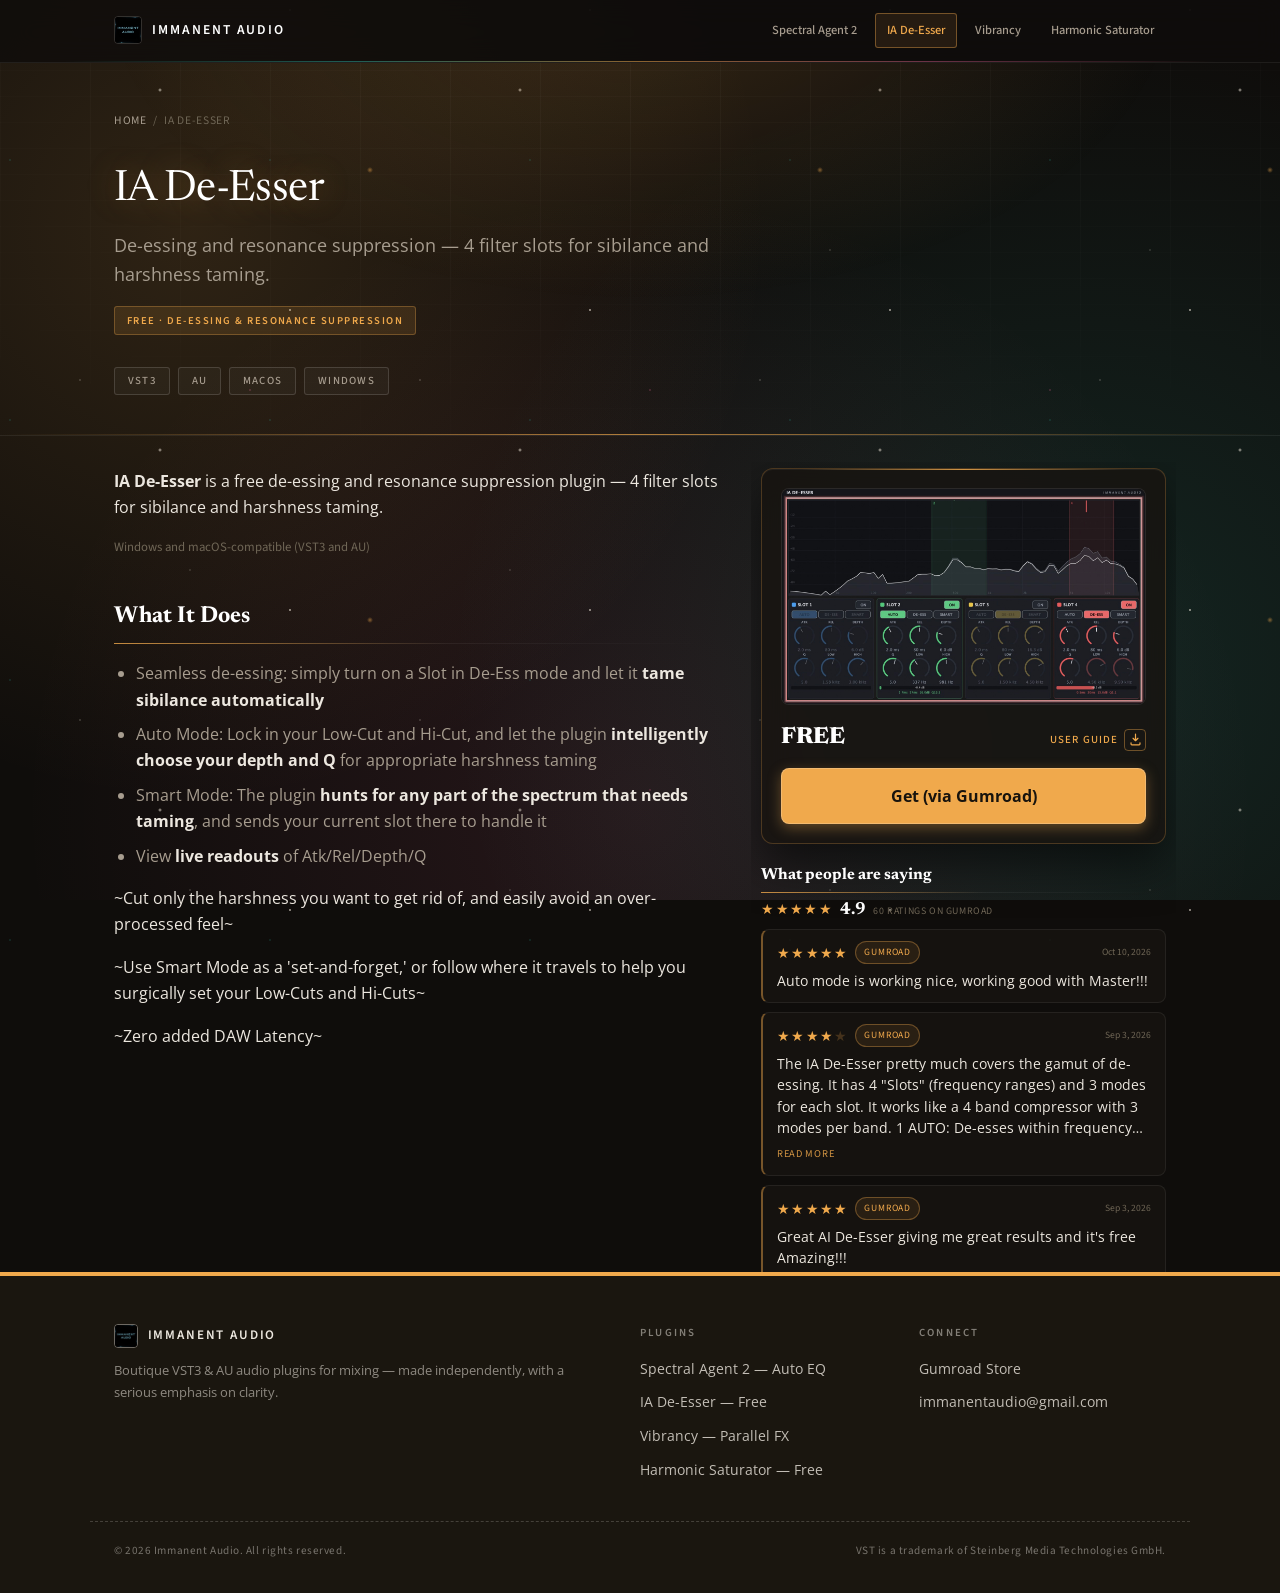
<file: de-esser/index.html>
<!DOCTYPE html>
<html lang="en">
<head>
    <meta charset="UTF-8">
    <meta name="viewport" content="width=device-width, initial-scale=1.0">

    <!-- Primary SEO -->
    <title>IA De-Esser — Free De-Essing &amp; Resonance Suppression Plugin (VST3/AU) | Immanent Audio</title>
    <meta name="description" content="IA De-Esser is a free de-essing and resonance suppression plugin — 4 filter slots for sibilance and harshness taming, with De-Ess, Auto and Smart modes. VST3 &amp; AU for Mac and Windows.">
    <link rel="canonical" href="https://immanentaudio.com/de-esser/">

    <!-- Icons -->
    <link rel="icon" type="image/png" sizes="48x48" href="/favicon-48.png">
    <link rel="icon" type="image/png" sizes="100x100" href="/favicon.png">
    <link rel="apple-touch-icon" href="/apple-touch-icon.png">

    <!-- Open Graph / social previews -->
    <meta property="og:type" content="product">
    <meta property="og:site_name" content="Immanent Audio">
    <meta property="og:title" content="IA De-Esser — Free De-Essing &amp; Resonance Suppression Plugin (VST3/AU)">
    <meta property="og:description" content="A free de-esser with 4 filter slots for sibilance and harshness taming. De-Ess, Auto and Smart modes. Mac &amp; Windows, VST3 &amp; AU.">
    <meta property="og:url" content="https://immanentaudio.com/de-esser/">
    <meta property="og:image" content="https://immanentaudio.com/de-esser/ia-de-esser.jpg">
    <meta name="twitter:card" content="summary_large_image">
    <meta name="twitter:title" content="IA De-Esser — Free De-Essing &amp; Resonance Suppression Plugin (VST3/AU)">
    <meta name="twitter:description" content="A free de-esser with 4 filter slots for sibilance and harshness taming. De-Ess, Auto and Smart modes. Mac &amp; Windows, VST3 &amp; AU.">
    <meta name="twitter:image" content="https://immanentaudio.com/de-esser/ia-de-esser.jpg">

    <!-- Fonts -->
    <link rel="preconnect" href="https://fonts.googleapis.com">
    <link rel="preconnect" href="https://fonts.gstatic.com" crossorigin>
    <link href="https://fonts.googleapis.com/css2?family=Newsreader:opsz,wght@6..72,400;6..72,500;6..72,600;6..72,700;6..72,800&family=Open+Sans:ital,wght@0,400;0,600;0,700;1,400&family=Source+Sans+3:wght@400;500;600;700&display=swap" rel="stylesheet">

    <link rel="stylesheet" href="/style.css">
    <style>
        body { --accent: #f0a94c; --accent-rgb: 240, 169, 76; }
    </style>

    <!-- Structured data -->
    <script type="application/ld+json">
    {
      "@context": "https://schema.org",
      "@graph": [
        {
          "@type": "SoftwareApplication",
          "name": "IA De-Esser",
          "url": "https://immanentaudio.com/de-esser/",
          "image": "https://immanentaudio.com/de-esser/ia-de-esser.jpg",
          "description": "Free de-essing and resonance suppression plugin with 4 filter slots for sibilance and harshness taming. De-Ess, Auto and Smart modes, with live readouts of attack, release, depth and Q.",
          "applicationCategory": "MultimediaApplication",
          "applicationSubCategory": "Audio Plugin (VST3, AU)",
          "operatingSystem": "macOS, Windows",
          "offers": {
            "@type": "Offer",
            "price": "0.00",
            "priceCurrency": "USD",
            "url": "https://immanentaudio.gumroad.com/l/hjuqeo",
            "availability": "https://schema.org/InStock"
          },
          "publisher": { "@type": "Organization", "name": "Immanent Audio", "url": "https://immanentaudio.com/" }
        },
        {
          "@type": "BreadcrumbList",
          "itemListElement": [
            { "@type": "ListItem", "position": 1, "name": "Home", "item": "https://immanentaudio.com/" },
            { "@type": "ListItem", "position": 2, "name": "IA De-Esser", "item": "https://immanentaudio.com/de-esser/" }
          ]
        }
      ]
    }
    </script>
</head>
<body>

    <!-- Animated deep-space backdrop -->
    <div class="cosmos" aria-hidden="true"></div>

    <!-- Navigation -->
    <nav class="site-nav">
        <div class="nav-inner">
            <a href="/" class="nav-brand">
                <img src="/favicon.png" alt="Immanent Audio logo">
                <span>Immanent Audio</span>
            </a>
            <ul class="nav-links">
                <li><a href="/spectral-agent/">Spectral Agent 2</a></li>
                <li><a href="/de-esser/" class="active">IA De-Esser</a></li>
                <li><a href="/vibrancy/">Vibrancy</a></li>
                <li><a href="/harmonic-saturator/">Harmonic Saturator</a></li>
            </ul>
        </div>
    </nav>

    <!-- Product hero -->
    <header class="product-hero">
        <div class="daw-grid" aria-hidden="true"></div>
        <div class="container-wide">
            <nav class="breadcrumbs" aria-label="Breadcrumb">
                <a href="/">Home</a><span>/</span>IA De-Esser
            </nav>
            <h1>IA De-Esser</h1>
            <p class="product-tagline">De-essing and resonance suppression — 4 filter slots for sibilance and harshness taming.</p>
            <span class="status-tag amber">Free · De-Essing &amp; Resonance Suppression</span>
            <div class="chip-row">
                <span class="chip">VST3</span>
                <span class="chip">AU</span>
                <span class="chip">macOS</span>
                <span class="chip">Windows</span>
            </div>
        </div>
    </header>

    <main class="container-wide">
        <div class="grid-container">

            <!-- LEFT COLUMN: main copy -->
            <section>
                <div class="product-section">
                    <p><strong>IA De-Esser</strong> is a free de-essing and resonance suppression plugin — 4 filter slots for sibilance and harshness taming.</p>
                    <p class="muted">Windows and macOS-compatible (VST3 and AU)</p>
                </div>

                <!-- Video: drop a <div class="video-container"><iframe …></iframe></div> here if you make one. -->

                <div class="product-section">
                    <h2>What It Does</h2>
                    <ul>
                        <li>Seamless de-essing: simply turn on a Slot in De-Ess mode and let it <strong>tame sibilance automatically</strong></li>
                        <li>Auto Mode: Lock in your Low-Cut and Hi-Cut, and let the plugin <strong>intelligently choose your depth and Q </strong>for appropriate harshness taming</li>
                        <li>Smart Mode: The plugin <strong>hunts for any part of the spectrum that needs taming</strong>, and sends your current slot there to handle it</li>
                        <li>View <strong>live readouts</strong> of Atk/Rel/Depth/Q</li>
                    </ul>
                    <p>~Cut only the harshness you want to get rid of, and easily avoid an over-processed feel~</p>
                    <p>~Use Smart Mode as a 'set-and-forget,' or follow where it travels to help you surgically set your Low-Cuts and Hi-Cuts~</p>
                    <p>~Zero added DAW Latency~</p>
                </div>

            </section>

            <!-- RIGHT COLUMN: download card -->
            <aside>
                <div class="sidebar-sticky">
                    <div class="sidebar-card">
                        <img src="/de-esser/ia-de-esser.jpg" data-full="/de-esser/ia-de-esser-full.jpg" alt="IA De-Esser plugin interface showing four filter slots and the spectrum analyzer" class="plugin-screenshot">

                        <div class="sidebar-buy-row">
                            <p class="sidebar-price">FREE</p>
                            <span class="sidebar-guide">
                                <a href="/de-esser/user-guide/">User Guide</a>
                                <a href="/de-esser/ia-de-esser-user-guide.pdf" class="sidebar-guide-dl" download title="Download the PDF" aria-label="Download the user guide as a PDF">
                                    <svg viewBox="0 0 16 16" width="13" height="13" aria-hidden="true" focusable="false">
                                        <path d="M8 1.5v8m0 0 3-3m-3 3-3-3M2.5 12v1.5A1 1 0 0 0 3.5 14.5h9a1 1 0 0 0 1-1V12" fill="none" stroke="currentColor" stroke-width="1.5" stroke-linecap="round" stroke-linejoin="round"/>
                                    </svg>
                                </a>
                            </span>
                        </div>

                        <a href="https://immanentaudio.gumroad.com/l/hjuqeo" class="cta-button" target="_blank" rel="noopener">Get (via Gumroad)</a>
                    </div>

                    <div class="product-section sidebar-reviews" data-reviews="de-esser"></div>
                </div>
            </aside>

        </div>
    </main>

    <!-- Footer -->
    <footer class="site-footer">
        <div class="footer-grid">
            <div>
                <div class="footer-brand">
                    <img src="/favicon.png" alt="Immanent Audio logo">
                    Immanent Audio
                </div>
                <p>Boutique VST3 &amp; AU audio plugins for mixing — made independently, with a serious emphasis on clarity.</p>
            </div>
            <div>
                <h4>Plugins</h4>
                <ul>
                    <li><a href="/spectral-agent/">Spectral Agent 2 — Auto EQ</a></li>
                    <li><a href="/de-esser/">IA De-Esser — Free</a></li>
                    <li><a href="/vibrancy/">Vibrancy — Parallel FX</a></li>
                    <li><a href="/harmonic-saturator/">Harmonic Saturator — Free</a></li>
                </ul>
            </div>
            <div>
                <h4>Connect</h4>
                <ul>
                    <li><a href="https://immanentaudio.gumroad.com/" target="_blank" rel="noopener">Gumroad Store</a></li>
                    <li><a href="mailto:immanentaudio@gmail.com">immanentaudio@gmail.com</a></li>
                </ul>
            </div>
        </div>
        <div class="footer-bottom">
            <span>&copy; 2026 Immanent Audio. All rights reserved.</span>
            <span>VST is a trademark of Steinberg Media Technologies GmbH.</span>
        </div>
    </footer>

    <script src="/lightbox.js" defer></script>
    <script src="/reviews.js" defer></script>
    <script src="/buy-bar.js" defer></script>

</body>
</html>
</file>
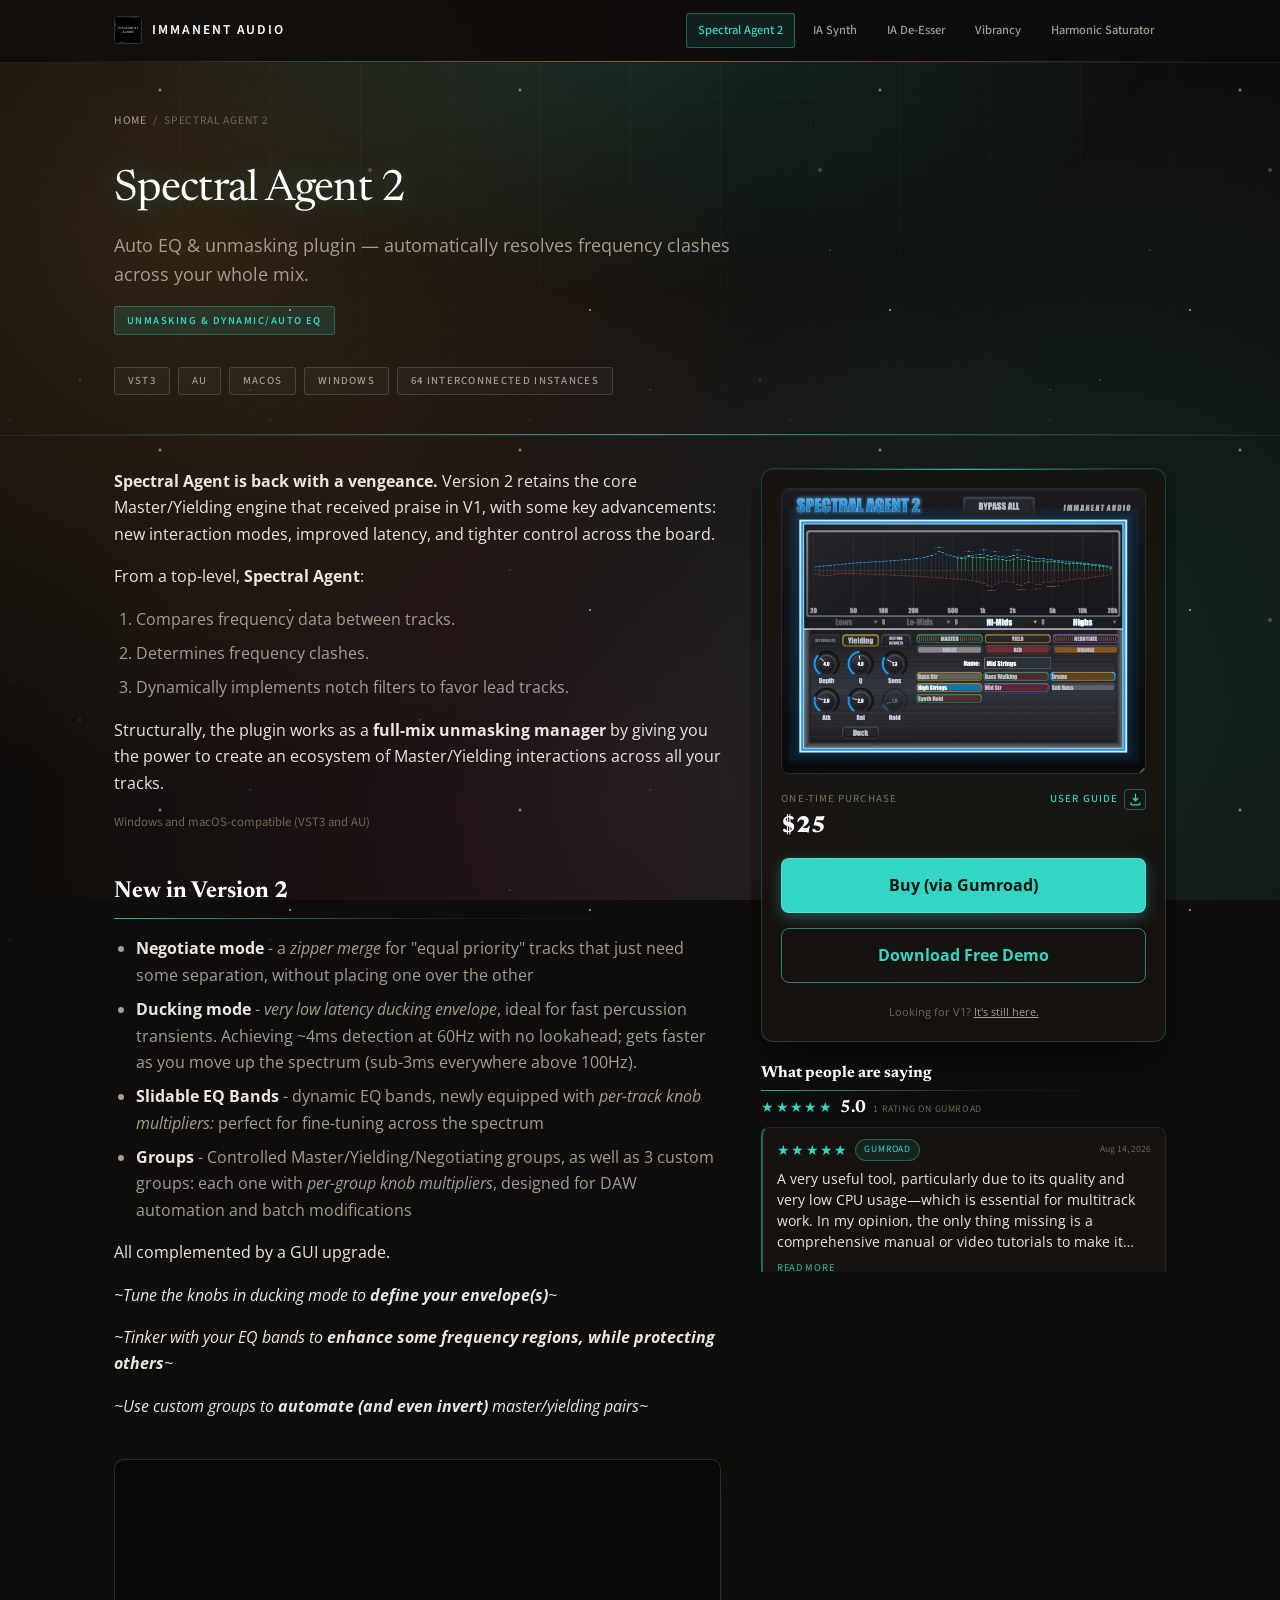
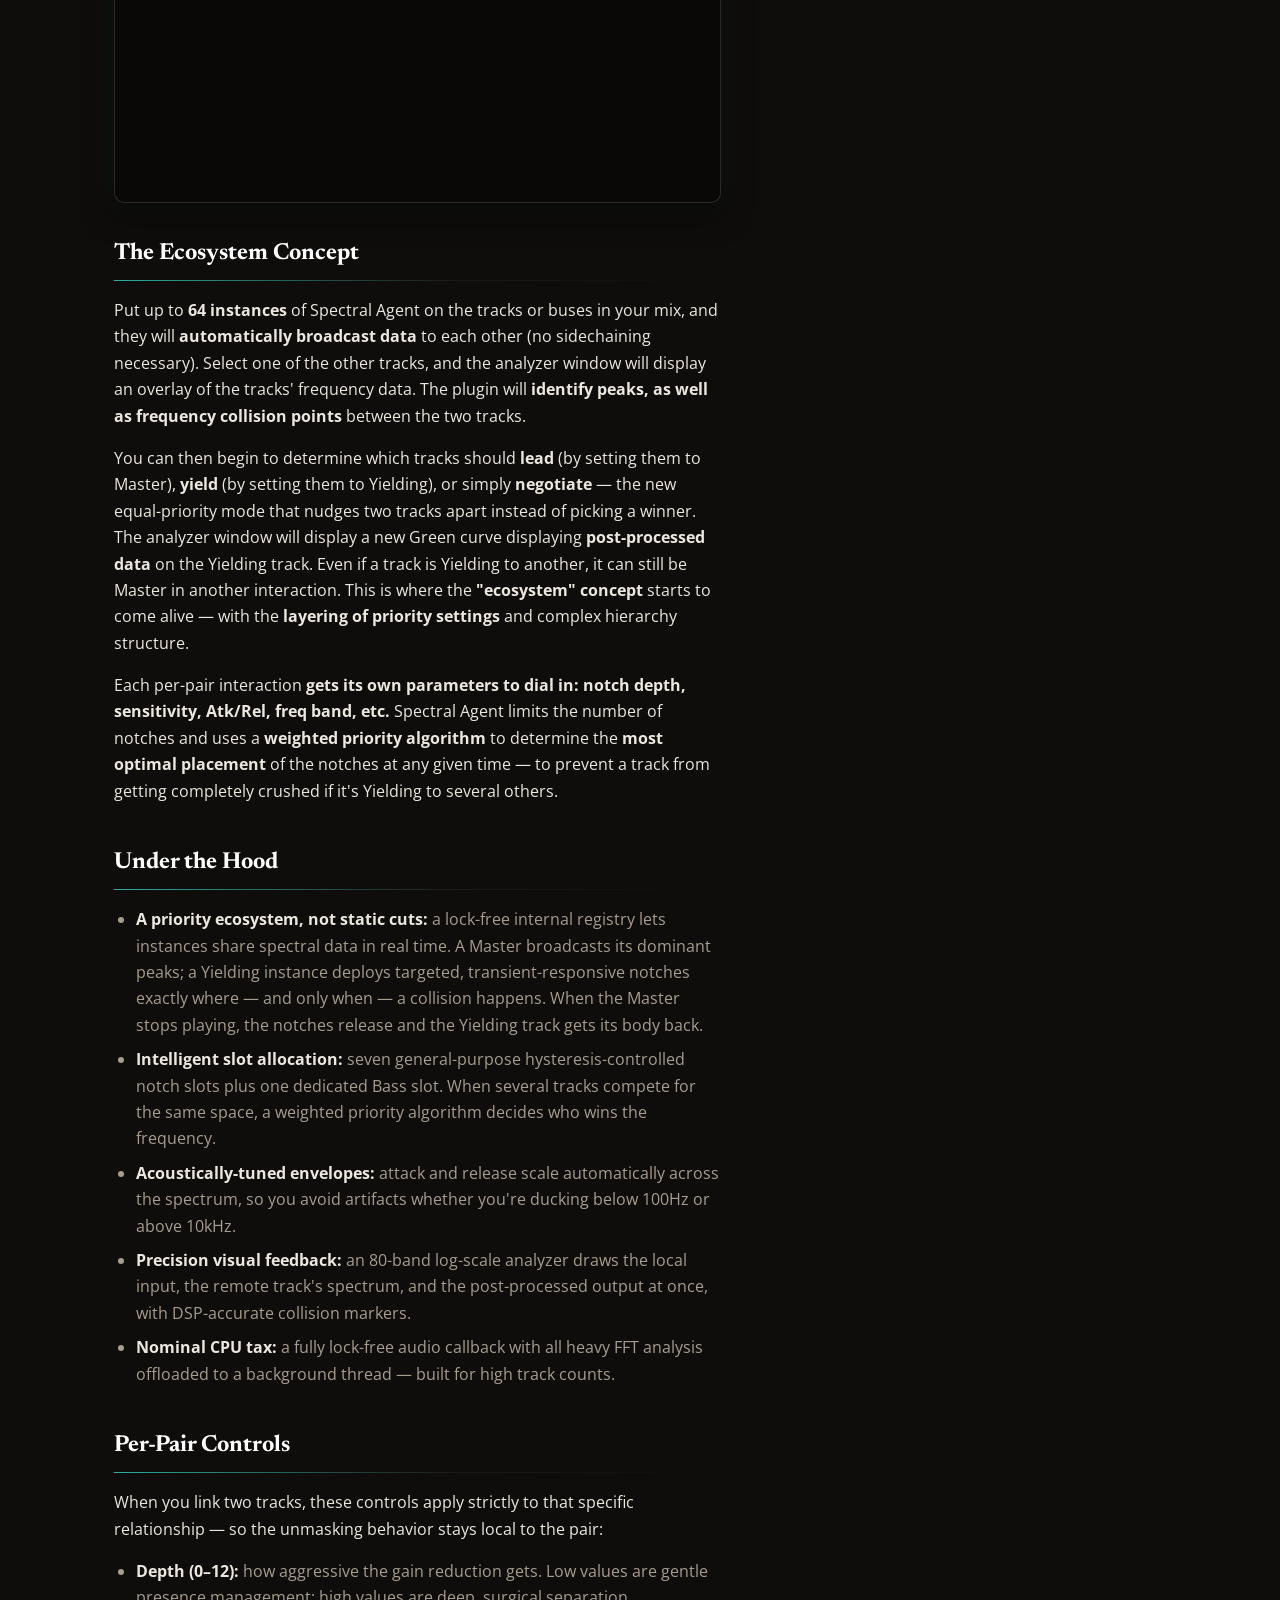
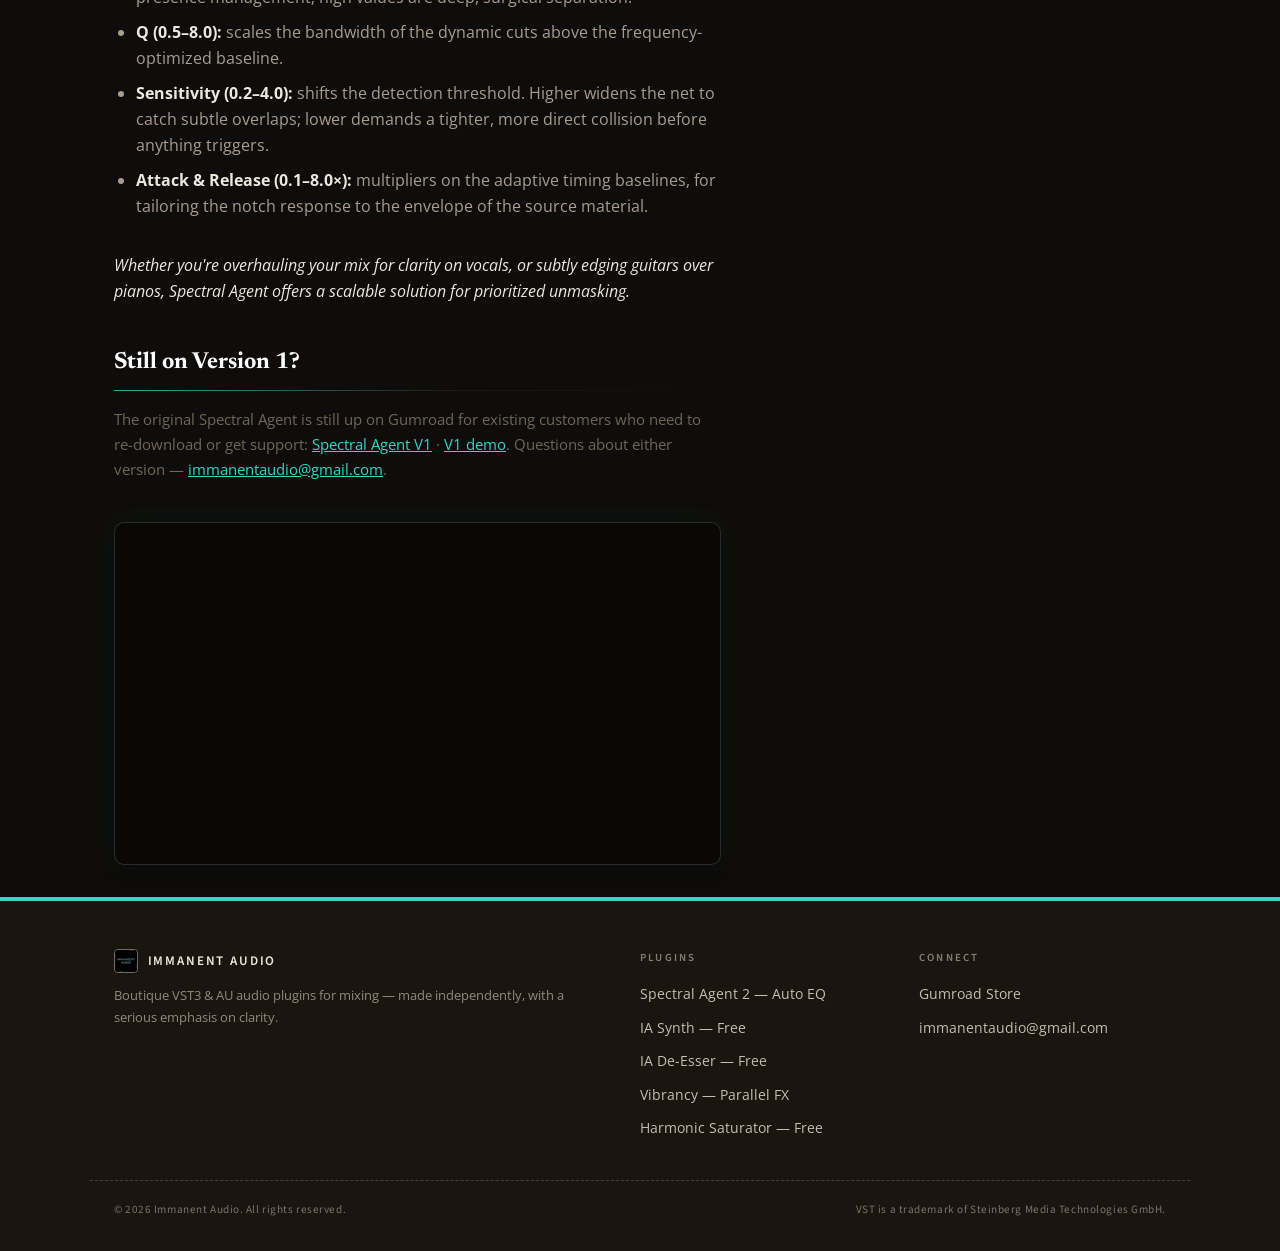
<file: spectral-agent/index.html>
<!DOCTYPE html>
<html lang="en">
<head>
    <meta charset="UTF-8">
    <meta name="viewport" content="width=device-width, initial-scale=1.0">

    <!-- Primary SEO -->
    <title>Spectral Agent 2 — Auto EQ &amp; Unmasking Plugin (VST3/AU) | Immanent Audio</title>
    <meta name="description" content="Spectral Agent 2 is an auto EQ and unmasking plugin that fixes frequency masking across your whole mix — no sidechain routing. Now with Negotiate mode, low-latency ducking, slidable EQ bands and groups. Up to 64 networked instances. VST3 &amp; AU, Mac &amp; Windows. From $25 with a free demo.">
    <link rel="canonical" href="https://immanentaudio.com/spectral-agent/">

    <!-- Icons -->
    <link rel="icon" type="image/png" sizes="48x48" href="/favicon-48.png">
    <link rel="icon" type="image/png" sizes="100x100" href="/favicon.png">
    <link rel="apple-touch-icon" href="/apple-touch-icon.png">

    <!-- Open Graph / social previews -->
    <meta property="og:type" content="product">
    <meta property="og:site_name" content="Immanent Audio">
    <meta property="og:title" content="Spectral Agent 2 — Auto EQ & Unmasking Plugin (VST3/AU)">
    <meta property="og:description" content="Fix frequency masking across your whole mix automatically — no sidechain routing. Now with Negotiate mode, ducking, slidable EQ bands and groups. Free demo available.">
    <meta property="og:url" content="https://immanentaudio.com/spectral-agent/">
    <meta property="og:image" content="https://immanentaudio.com/spectral-agent/spectral-agent-2.jpg">
    <meta name="twitter:card" content="summary_large_image">
    <meta name="twitter:title" content="Spectral Agent 2 — Auto EQ & Unmasking Plugin (VST3/AU)">
    <meta name="twitter:description" content="Fix frequency masking across your whole mix automatically — no sidechain routing. Free demo available.">
    <meta name="twitter:image" content="https://immanentaudio.com/spectral-agent/spectral-agent-2.jpg">

    <!-- Fonts -->
    <link rel="preconnect" href="https://fonts.googleapis.com">
    <link rel="preconnect" href="https://fonts.gstatic.com" crossorigin>
    <link href="https://fonts.googleapis.com/css2?family=Newsreader:opsz,wght@6..72,400;6..72,500;6..72,600;6..72,700;6..72,800&family=Open+Sans:ital,wght@0,400;0,600;0,700;1,400&family=Source+Sans+3:wght@400;500;600;700&display=swap" rel="stylesheet">

    <link rel="stylesheet" href="/style.css">
    <style>
        body { --accent: #33d6c4; --accent-rgb: 51, 214, 196; }
    </style>

    <!-- Structured data -->
    <script type="application/ld+json">
    {
      "@context": "https://schema.org",
      "@graph": [
        {
          "@type": "SoftwareApplication",
          "name": "Spectral Agent 2",
          "url": "https://immanentaudio.com/spectral-agent/",
          "image": "https://immanentaudio.com/spectral-agent/spectral-agent-2.jpg",
          "softwareVersion": "2",
          "description": "Auto EQ and unmasking plugin that compares frequency data between tracks and dynamically carves space so lead tracks cut through. Version 2 adds Negotiate mode, a low-latency ducking envelope, slidable EQ bands and automatable groups. Supports up to 64 networked instances with no sidechain routing.",
          "applicationCategory": "MultimediaApplication",
          "applicationSubCategory": "Audio Plugin (VST3, AU)",
          "operatingSystem": "macOS, Windows",
          "offers": {
            "@type": "Offer",
            "price": "25.00",
            "priceCurrency": "USD",
            "url": "https://immanentaudio.gumroad.com/l/ozydcb",
            "availability": "https://schema.org/InStock"
          },
          "publisher": { "@type": "Organization", "name": "Immanent Audio", "url": "https://immanentaudio.com/" }
        },
        {
          "@type": "BreadcrumbList",
          "itemListElement": [
            { "@type": "ListItem", "position": 1, "name": "Home", "item": "https://immanentaudio.com/" },
            { "@type": "ListItem", "position": 2, "name": "Spectral Agent 2", "item": "https://immanentaudio.com/spectral-agent/" }
          ]
        }
      ]
    }
    </script>
</head>
<body>

    <!-- Animated deep-space backdrop -->
    <div class="cosmos" aria-hidden="true"></div>

    <!-- Navigation -->
    <nav class="site-nav">
        <div class="nav-inner">
            <a href="/" class="nav-brand">
                <img src="/favicon.png" alt="Immanent Audio logo">
                <span>Immanent Audio</span>
            </a>
            <ul class="nav-links">
                <li><a href="/spectral-agent/" class="active">Spectral Agent 2</a></li>
                <li><a href="/synth/">IA Synth</a></li>
                <li><a href="/de-esser/">IA De-Esser</a></li>
                <li><a href="/vibrancy/">Vibrancy</a></li>
                <li><a href="/harmonic-saturator/">Harmonic Saturator</a></li>
            </ul>
        </div>
    </nav>

    <!-- Product hero -->
    <header class="product-hero">
        <div class="daw-grid" aria-hidden="true"></div>
        <div class="container-wide">
            <nav class="breadcrumbs" aria-label="Breadcrumb">
                <a href="/">Home</a><span>/</span>Spectral Agent 2
            </nav>
            <h1>Spectral Agent 2</h1>
            <p class="product-tagline">Auto EQ &amp; unmasking plugin — automatically resolves frequency clashes across your whole mix.</p>
            <span class="status-tag premium">Unmasking &amp; Dynamic/Auto EQ</span>
            <div class="chip-row">
                <span class="chip">VST3</span>
                <span class="chip">AU</span>
                <span class="chip">macOS</span>
                <span class="chip">Windows</span>
                <span class="chip">64 Interconnected Instances</span>
            </div>
        </div>
    </header>

    <main class="container-wide">
        <div class="grid-container">

            <!-- LEFT COLUMN: main copy -->
            <section>
                <div class="product-section">
                    <p><strong>Spectral Agent is back with a vengeance.</strong> Version 2 retains the core Master/Yielding engine that received praise in V1, with some key advancements: new interaction modes, improved latency, and tighter control across the board.</p>
                    <p>From a top-level, <strong>Spectral Agent</strong>:</p>
                    <ol>
                        <li>Compares frequency data between tracks.</li>
                        <li>Determines frequency clashes.</li>
                        <li>Dynamically implements notch filters to favor lead tracks.</li>
                    </ol>
                    <p>Structurally, the plugin works as a <strong>full-mix unmasking manager</strong> by giving you the power to create an ecosystem of Master/Yielding interactions across all your tracks.</p>
                    <p class="muted">Windows and macOS-compatible (VST3 and AU)</p>
                </div>

                <div class="product-section">
                    <h2>New in Version 2</h2>
                    <ul>
                        <li><strong>Negotiate mode</strong> - a <em>zipper merge</em> for "equal priority" tracks that just need some separation, without placing one over the other</li>
                        <li><strong>Ducking mode</strong> - <em>very low latency ducking envelope</em>, ideal for fast percussion transients. Achieving ~4ms detection at 60Hz with no lookahead; gets faster as you move up the spectrum (sub-3ms everywhere above 100Hz).</li>
                        <li><strong>Slidable EQ Bands</strong> - dynamic EQ bands, newly equipped with <em>per-track knob multipliers:</em> perfect for fine-tuning across the spectrum</li>
                        <li><strong>Groups</strong> - Controlled Master/Yielding/Negotiating groups, as well as 3 custom groups: each one with <em>per-group knob multipliers</em>, designed for DAW automation and batch modifications</li>
                    </ul>
                    <p>All complemented by a GUI upgrade.</p>
                    <p><em>~Tune the knobs in ducking mode to </em><strong><em>define your envelope(s)</em></strong><em>~</em></p>
                    <p><em>~Tinker with your EQ bands to </em><strong><em>enhance some frequency regions, while protecting others</em></strong><em>~</em></p>
                    <p><em>~Use custom groups to </em><strong><em>automate (and even invert)</em></strong><em> master/yielding pairs~</em></p>
                </div>

                <div class="video-container">
                    <iframe
                        src="https://www.youtube.com/embed/10xBHRIPlXg"
                        title="Spectral Agent 2 auto EQ and unmasking plugin demonstration video"
                        loading="lazy"
                        allow="accelerometer; autoplay; clipboard-write; encrypted-media; gyroscope; picture-in-picture; web-share"
                        allowfullscreen>
                    </iframe>
                </div>

                <div class="product-section">
                    <h2>The Ecosystem Concept</h2>
                    <p>Put up to <strong>64 instances</strong> of Spectral Agent on the tracks or buses in your mix, and they will <strong>automatically broadcast data</strong> to each other (no sidechaining necessary). Select one of the other tracks, and the analyzer window will display an overlay of the tracks' frequency data. The plugin will <strong>identify peaks, as well as frequency collision points</strong> between the two tracks.</p>
                    <p>You can then begin to determine which tracks should <strong>lead</strong> (by setting them to Master), <strong>yield</strong> (by setting them to Yielding), or simply <strong>negotiate</strong> — the new equal-priority mode that nudges two tracks apart instead of picking a winner. The analyzer window will display a new Green curve displaying <strong>post-processed data</strong> on the Yielding track. Even if a track is Yielding to another, it can still be Master in another interaction. This is where the <strong>"ecosystem" concept</strong> starts to come alive — with the <strong>layering of priority settings</strong> and complex hierarchy structure.</p>
                    <p>Each per-pair interaction <strong>gets its own parameters to dial in: notch depth, sensitivity, Atk/Rel, freq band, etc.</strong> Spectral Agent limits the number of notches and uses a <strong>weighted priority algorithm</strong> to determine the <strong>most optimal placement</strong> of the notches at any given time — to prevent a track from getting completely crushed if it's Yielding to several others.</p>
                </div>

                <div class="product-section">
                    <h2>Under the Hood</h2>
                    <ul>
                        <li><strong>A priority ecosystem, not static cuts:</strong> a lock-free internal registry lets instances share spectral data in real time. A Master broadcasts its dominant peaks; a Yielding instance deploys targeted, transient-responsive notches exactly where — and only when — a collision happens. When the Master stops playing, the notches release and the Yielding track gets its body back.</li>
                        <li><strong>Intelligent slot allocation:</strong> seven general-purpose hysteresis-controlled notch slots plus one dedicated Bass slot. When several tracks compete for the same space, a weighted priority algorithm decides who wins the frequency.</li>
                        <li><strong>Acoustically-tuned envelopes:</strong> attack and release scale automatically across the spectrum, so you avoid artifacts whether you're ducking below 100Hz or above 10kHz.</li>
                        <li><strong>Precision visual feedback:</strong> an 80-band log-scale analyzer draws the local input, the remote track's spectrum, and the post-processed output at once, with DSP-accurate collision markers.</li>
                        <li><strong>Nominal CPU tax:</strong> a fully lock-free audio callback with all heavy FFT analysis offloaded to a background thread — built for high track counts.</li>
                    </ul>
                </div>

                <div class="product-section">
                    <h2>Per-Pair Controls</h2>
                    <p>When you link two tracks, these controls apply strictly to that specific relationship — so the unmasking behavior stays local to the pair:</p>
                    <ul>
                        <li><strong>Depth (0–12):</strong> how aggressive the gain reduction gets. Low values are gentle presence management; high values are deep, surgical separation.</li>
                        <li><strong>Q (0.5–8.0):</strong> scales the bandwidth of the dynamic cuts above the frequency-optimized baseline.</li>
                        <li><strong>Sensitivity (0.2–4.0):</strong> shifts the detection threshold. Higher widens the net to catch subtle overlaps; lower demands a tighter, more direct collision before anything triggers.</li>
                        <li><strong>Attack &amp; Release (0.1–8.0×):</strong> multipliers on the adaptive timing baselines, for tailoring the notch response to the envelope of the source material.</li>
                    </ul>
                    <p style="font-style: italic; margin-top: 2rem;">Whether you're overhauling your mix for clarity on vocals, or subtly edging guitars over pianos, Spectral Agent offers a scalable solution for prioritized unmasking.</p>
                </div>

                <div class="product-section">
                    <h2>Still on Version 1?</h2>
                    <p class="muted" style="font-family: var(--sans); font-size: 0.95rem;">The original Spectral Agent is still up on Gumroad for existing customers who need to re-download or get support: <a href="https://immanentaudio.gumroad.com/l/bejaxg" target="_blank" rel="noopener" style="color: var(--accent);">Spectral Agent V1</a> · <a href="https://immanentaudio.gumroad.com/l/cveia" target="_blank" rel="noopener" style="color: var(--accent);">V1 demo</a>. Questions about either version — <a href="mailto:immanentaudio@gmail.com" style="color: var(--accent);">immanentaudio@gmail.com</a>.</p>
                </div>

                <div class="video-container">
                    <iframe
                        src="https://www.youtube.com/embed/7LhRCo0Xt-A"
                        title="Spectral Agent Version 1 auto EQ and unmasking plugin walkthrough video"
                        loading="lazy"
                        allow="accelerometer; autoplay; clipboard-write; encrypted-media; gyroscope; picture-in-picture; web-share"
                        allowfullscreen>
                    </iframe>
                </div>

            </section>

            <!-- RIGHT COLUMN: purchase card -->
            <aside>
                <div class="sidebar-sticky">
                    <div class="sidebar-card">
                        <img src="/spectral-agent/spectral-agent-2.jpg" data-full="/spectral-agent/spectral-agent-2-full.jpg" alt="Spectral Agent 2 plugin interface showing the frequency analyzer, unmasking controls and track list" class="plugin-screenshot">

                        <div class="sidebar-buy-row">
                            <p class="sidebar-price"><small>One-time purchase</small>$25</p>
                            <span class="sidebar-guide">
                                <a href="/spectral-agent/user-guide/">User Guide</a>
                                <a href="/spectral-agent/spectral-agent-2-user-guide.pdf" class="sidebar-guide-dl" download title="Download the PDF" aria-label="Download the user guide as a PDF">
                                    <svg viewBox="0 0 16 16" width="13" height="13" aria-hidden="true" focusable="false">
                                        <path d="M8 1.5v8m0 0 3-3m-3 3-3-3M2.5 12v1.5A1 1 0 0 0 3.5 14.5h9a1 1 0 0 0 1-1V12" fill="none" stroke="currentColor" stroke-width="1.5" stroke-linecap="round" stroke-linejoin="round"/>
                                    </svg>
                                </a>
                            </span>
                        </div>

                        <a href="https://immanentaudio.gumroad.com/l/ozydcb" class="cta-button" target="_blank" rel="noopener">Buy (via Gumroad)</a>
                        <a href="https://immanentaudio.gumroad.com/l/januaf" class="cta-button cta-demo" target="_blank" rel="noopener">Download Free Demo</a>

                        <p class="muted" style="margin-top: 1.25rem; font-family: var(--mono); font-size: 0.7rem; text-align: center; color: var(--text-faint);">Looking for V1? <a href="https://immanentaudio.gumroad.com/l/bejaxg" target="_blank" rel="noopener" style="color: var(--text-muted);">It's still here.</a></p>
                    </div>

                    <div class="product-section sidebar-reviews" data-reviews="spectral-agent"></div>
                </div>
            </aside>

        </div>
    </main>

    <!-- Footer -->
    <footer class="site-footer">
        <div class="footer-grid">
            <div>
                <div class="footer-brand">
                    <img src="/favicon.png" alt="Immanent Audio logo">
                    Immanent Audio
                </div>
                <p>Boutique VST3 &amp; AU audio plugins for mixing — made independently, with a serious emphasis on clarity.</p>
            </div>
            <div>
                <h4>Plugins</h4>
                <ul>
                    <li><a href="/spectral-agent/">Spectral Agent 2 — Auto EQ</a></li>
                    <li><a href="/synth/">IA Synth — Free</a></li>
                    <li><a href="/de-esser/">IA De-Esser — Free</a></li>
                    <li><a href="/vibrancy/">Vibrancy — Parallel FX</a></li>
                    <li><a href="/harmonic-saturator/">Harmonic Saturator — Free</a></li>
                </ul>
            </div>
            <div>
                <h4>Connect</h4>
                <ul>
                    <li><a href="https://immanentaudio.gumroad.com/" target="_blank" rel="noopener">Gumroad Store</a></li>
                    <li><a href="mailto:immanentaudio@gmail.com">immanentaudio@gmail.com</a></li>
                </ul>
            </div>
        </div>
        <div class="footer-bottom">
            <span>&copy; 2026 Immanent Audio. All rights reserved.</span>
            <span>VST is a trademark of Steinberg Media Technologies GmbH.</span>
        </div>
    </footer>

    <script src="/lightbox.js" defer></script>
    <script src="/reviews.js" defer></script>
    <script src="/buy-bar.js" defer></script>

</body>
</html>
</file>
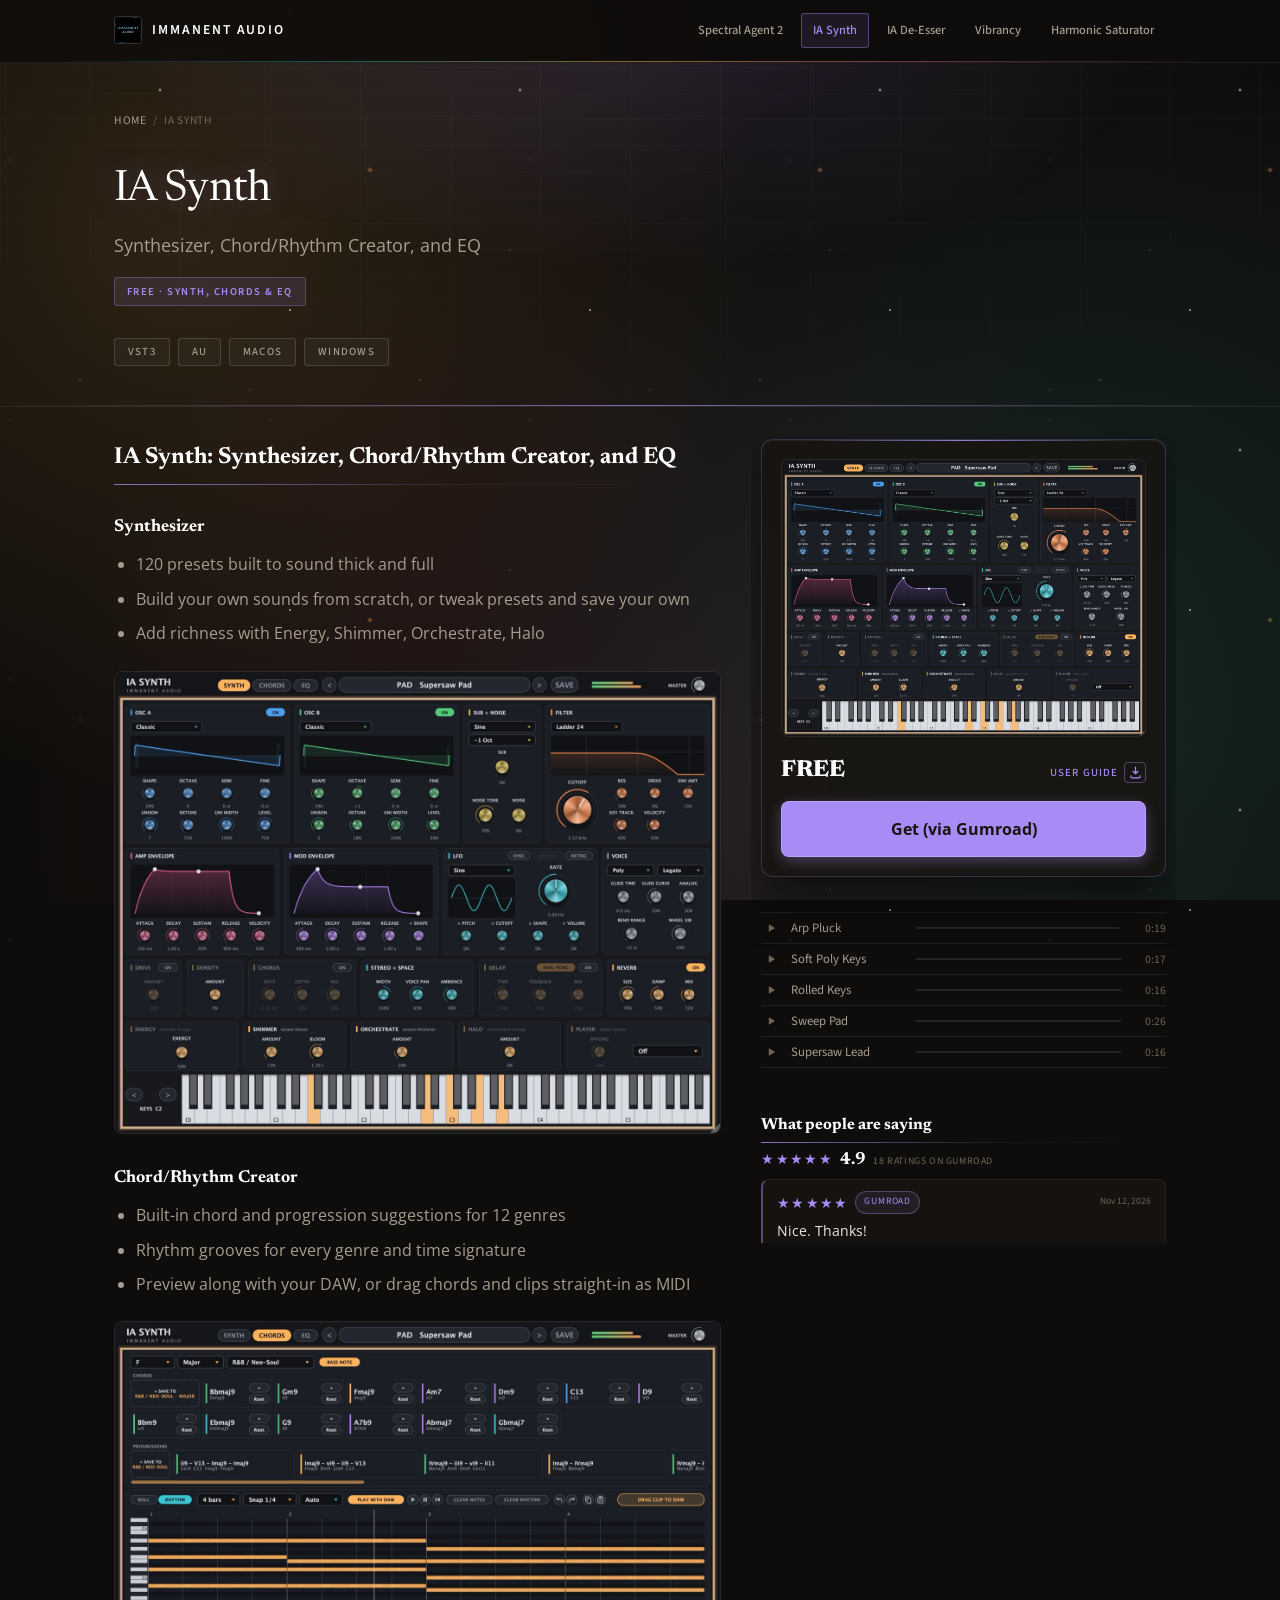
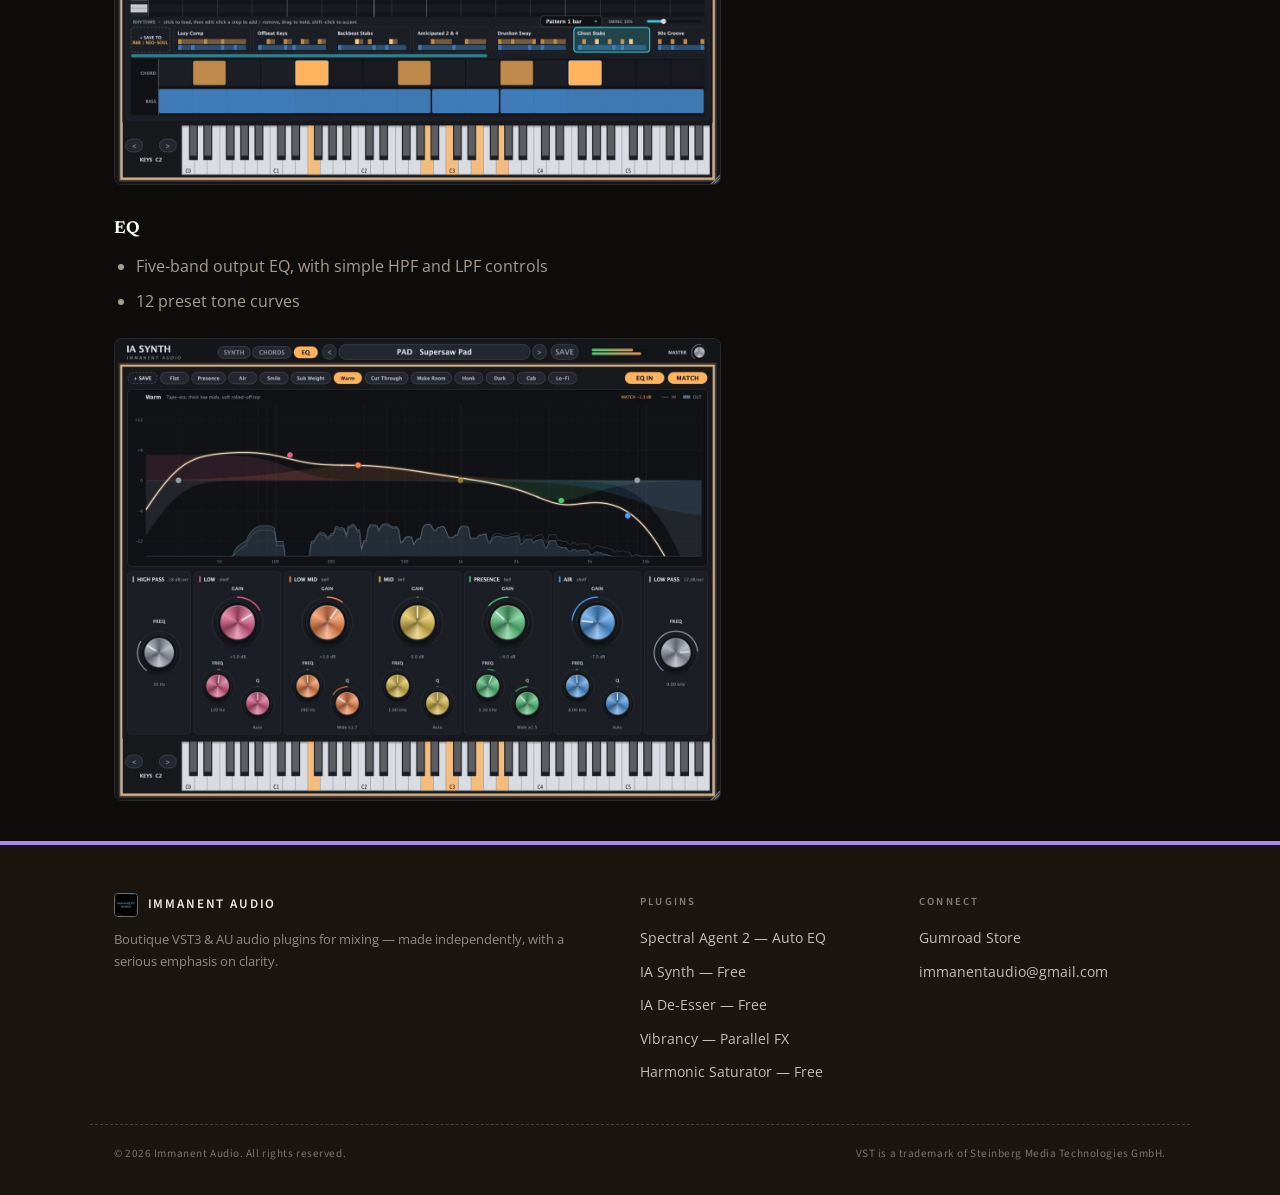
<file: synth/index.html>
<!DOCTYPE html>
<html lang="en">
<head>
    <meta charset="UTF-8">
    <meta name="viewport" content="width=device-width, initial-scale=1.0">

    <!-- Primary SEO -->
    <title>IA Synth — Free Synthesizer, Chord/Rhythm Creator &amp; EQ (VST3/AU) | Immanent Audio</title>
    <meta name="description" content="IA Synth is a free synthesizer with a built-in chord and rhythm creator and EQ — 120 presets, chord and progression suggestions for 12 genres, and MIDI drag-and-drop to your DAW. VST3 &amp; AU for Mac and Windows.">
    <link rel="canonical" href="https://immanentaudio.com/synth/">

    <!-- Icons -->
    <link rel="icon" type="image/png" sizes="48x48" href="/favicon-48.png">
    <link rel="icon" type="image/png" sizes="100x100" href="/favicon.png">
    <link rel="apple-touch-icon" href="/apple-touch-icon.png">

    <!-- Open Graph / social previews -->
    <meta property="og:type" content="product">
    <meta property="og:site_name" content="Immanent Audio">
    <meta property="og:title" content="IA Synth — Free Synthesizer, Chord/Rhythm Creator &amp; EQ (VST3/AU)">
    <meta property="og:description" content="A free synth with 120 presets, a chord and rhythm creator for 12 genres, and a five-band EQ. Mac &amp; Windows, VST3 &amp; AU.">
    <meta property="og:url" content="https://immanentaudio.com/synth/">
    <meta property="og:image" content="https://immanentaudio.com/synth/ia-synth-cover.jpg">
    <meta name="twitter:card" content="summary_large_image">
    <meta name="twitter:title" content="IA Synth — Free Synthesizer, Chord/Rhythm Creator &amp; EQ (VST3/AU)">
    <meta name="twitter:description" content="A free synth with 120 presets, a chord and rhythm creator for 12 genres, and a five-band EQ. Mac &amp; Windows, VST3 &amp; AU.">
    <meta name="twitter:image" content="https://immanentaudio.com/synth/ia-synth-cover.jpg">

    <!-- Fonts -->
    <link rel="preconnect" href="https://fonts.googleapis.com">
    <link rel="preconnect" href="https://fonts.gstatic.com" crossorigin>
    <link href="https://fonts.googleapis.com/css2?family=Newsreader:opsz,wght@6..72,400;6..72,500;6..72,600;6..72,700;6..72,800&family=Open+Sans:ital,wght@0,400;0,600;0,700;1,400&family=Source+Sans+3:wght@400;500;600;700&display=swap" rel="stylesheet">

    <link rel="stylesheet" href="/style.css">
    <style>
        body { --accent: #a98bf5; --accent-rgb: 169, 139, 245; }
    </style>

    <!-- Structured data -->
    <script type="application/ld+json">
    {
      "@context": "https://schema.org",
      "@graph": [
        {
          "@type": "SoftwareApplication",
          "name": "IA Synth",
          "url": "https://immanentaudio.com/synth/",
          "image": "https://immanentaudio.com/synth/ia-synth.jpg",
          "description": "Free synthesizer with a built-in chord and rhythm creator and EQ. 120 presets, chord and progression suggestions for 12 genres, rhythm grooves, MIDI drag-and-drop to your DAW, and a five-band output EQ with HPF and LPF.",
          "applicationCategory": "MultimediaApplication",
          "applicationSubCategory": "Audio Plugin (VST3, AU)",
          "operatingSystem": "macOS, Windows",
          "offers": {
            "@type": "Offer",
            "price": "0.00",
            "priceCurrency": "USD",
            "url": "https://immanentaudio.gumroad.com/l/siqlqg",
            "availability": "https://schema.org/InStock"
          },
          "publisher": { "@type": "Organization", "name": "Immanent Audio", "url": "https://immanentaudio.com/" }
        },
        {
          "@type": "BreadcrumbList",
          "itemListElement": [
            { "@type": "ListItem", "position": 1, "name": "Home", "item": "https://immanentaudio.com/" },
            { "@type": "ListItem", "position": 2, "name": "IA Synth", "item": "https://immanentaudio.com/synth/" }
          ]
        }
      ]
    }
    </script>
</head>
<body>

    <!-- Animated deep-space backdrop -->
    <div class="cosmos" aria-hidden="true"></div>

    <!-- Navigation -->
    <nav class="site-nav">
        <div class="nav-inner">
            <a href="/" class="nav-brand">
                <img src="/favicon.png" alt="Immanent Audio logo">
                <span>Immanent Audio</span>
            </a>
            <ul class="nav-links">
                <li><a href="/spectral-agent/">Spectral Agent 2</a></li>
                <li><a href="/synth/" class="active">IA Synth</a></li>
                <li><a href="/de-esser/">IA De-Esser</a></li>
                <li><a href="/vibrancy/">Vibrancy</a></li>
                <li><a href="/harmonic-saturator/">Harmonic Saturator</a></li>
            </ul>
        </div>
    </nav>

    <!-- Product hero -->
    <header class="product-hero">
        <div class="daw-grid" aria-hidden="true"></div>
        <div class="container-wide">
            <nav class="breadcrumbs" aria-label="Breadcrumb">
                <a href="/">Home</a><span>/</span>IA Synth
            </nav>
            <h1>IA Synth</h1>
            <p class="product-tagline">Synthesizer, Chord/Rhythm Creator, and EQ</p>
            <span class="status-tag violet">Free · Synth, Chords &amp; EQ</span>
            <div class="chip-row">
                <span class="chip">VST3</span>
                <span class="chip">AU</span>
                <span class="chip">macOS</span>
                <span class="chip">Windows</span>
            </div>
        </div>
    </header>

    <main class="container-wide">
        <div class="grid-container">

            <!-- LEFT COLUMN: main copy — the Gumroad description, word for word -->
            <section>
                <div class="product-section">
                    <h2>IA Synth: Synthesizer, Chord/Rhythm Creator, and EQ</h2>

                    <h3>Synthesizer</h3>
                    <ul>
                        <li>120 presets built to sound thick and full</li>
                        <li>Build your own sounds from scratch, or tweak presets and save your own</li>
                        <li>Add richness with Energy, Shimmer, Orchestrate, Halo</li>
                    </ul>
                    <figure class="guide-figure">
                        <img src="/synth/ia-synth.jpg" width="1400" height="1067" data-full="/synth/ia-synth-full.jpg" alt="The IA Synth SYNTH page: two oscillators, sub and noise, filter, envelopes, LFO, effects and the perform controls" class="plugin-screenshot" loading="lazy">
                    </figure>

                    <h3>Chord/Rhythm Creator</h3>
                    <ul>
                        <li>Built-in chord and progression suggestions for 12 genres</li>
                        <li>Rhythm grooves for every genre and time signature</li>
                        <li>Preview along with your DAW, or drag chords and clips straight-in as MIDI</li>
                    </ul>
                    <figure class="guide-figure">
                        <img src="/synth/ia-synth-chords.jpg" width="1400" height="1067" data-full="/synth/ia-synth-chords-full.jpg" alt="The IA Synth CHORDS page: chord tiles, progressions, a piano roll and the rhythm editor" class="plugin-screenshot" loading="lazy">
                    </figure>

                    <h3>EQ</h3>
                    <ul>
                        <li>Five-band output EQ, with simple HPF and LPF controls</li>
                        <li>12 preset tone curves</li>
                    </ul>
                    <figure class="guide-figure">
                        <img src="/synth/ia-synth-eq.jpg" width="1400" height="1067" data-full="/synth/ia-synth-eq-full.jpg" alt="The IA Synth EQ page: tone curve buttons, the EQ display with a live analyzer, and the band knobs" class="plugin-screenshot" loading="lazy">
                    </figure>
                </div>

            </section>

            <!-- RIGHT COLUMN: download card -->
            <aside>
                <div class="sidebar-sticky">
                    <div class="sidebar-card">
                        <img src="/synth/ia-synth.jpg" data-full="/synth/ia-synth-full.jpg" alt="IA Synth plugin interface showing the SYNTH page with the Supersaw Pad preset" class="plugin-screenshot">

                        <div class="sidebar-buy-row">
                            <p class="sidebar-price">FREE</p>
                            <span class="sidebar-guide">
                                <a href="/synth/user-guide/">User Guide</a>
                                <a href="/synth/ia-synth-user-guide.pdf" class="sidebar-guide-dl" download title="Download the PDF" aria-label="Download the user guide as a PDF">
                                    <svg viewBox="0 0 16 16" width="13" height="13" aria-hidden="true" focusable="false">
                                        <path d="M8 1.5v8m0 0 3-3m-3 3-3-3M2.5 12v1.5A1 1 0 0 0 3.5 14.5h9a1 1 0 0 0 1-1V12" fill="none" stroke="currentColor" stroke-width="1.5" stroke-linecap="round" stroke-linejoin="round"/>
                                    </svg>
                                </a>
                            </span>
                        </div>

                        <a href="https://immanentaudio.gumroad.com/l/siqlqg" class="cta-button" target="_blank" rel="noopener">Get (via Gumroad)</a>
                    </div>

                    <!-- Audio samples. Plain links without JS; samples.js turns each
                         one into a play button with a seek bar. -->
                    <div class="samples" data-samples>
                        <ol class="sample-list">
                            <li><a href="/synth/samples/arp-pluck.m4a">Arp Pluck</a> <span class="sample-time">0:19</span></li>
                            <li><a href="/synth/samples/soft-poly-keys.m4a">Soft Poly Keys</a> <span class="sample-time">0:17</span></li>
                            <li><a href="/synth/samples/rolled-keys.m4a">Rolled Keys</a> <span class="sample-time">0:16</span></li>
                            <li><a href="/synth/samples/sweep-pad.m4a">Sweep Pad</a> <span class="sample-time">0:26</span></li>
                            <li><a href="/synth/samples/supersaw-lead.m4a">Supersaw Lead</a> <span class="sample-time">0:16</span></li>
                        </ol>
                    </div>

                    <div class="product-section sidebar-reviews" data-reviews="synth"></div>
                </div>
            </aside>

        </div>
    </main>

    <!-- Footer -->
    <footer class="site-footer">
        <div class="footer-grid">
            <div>
                <div class="footer-brand">
                    <img src="/favicon.png" alt="Immanent Audio logo">
                    Immanent Audio
                </div>
                <p>Boutique VST3 &amp; AU audio plugins for mixing — made independently, with a serious emphasis on clarity.</p>
            </div>
            <div>
                <h4>Plugins</h4>
                <ul>
                    <li><a href="/spectral-agent/">Spectral Agent 2 — Auto EQ</a></li>
                    <li><a href="/synth/">IA Synth — Free</a></li>
                    <li><a href="/de-esser/">IA De-Esser — Free</a></li>
                    <li><a href="/vibrancy/">Vibrancy — Parallel FX</a></li>
                    <li><a href="/harmonic-saturator/">Harmonic Saturator — Free</a></li>
                </ul>
            </div>
            <div>
                <h4>Connect</h4>
                <ul>
                    <li><a href="https://immanentaudio.gumroad.com/" target="_blank" rel="noopener">Gumroad Store</a></li>
                    <li><a href="mailto:immanentaudio@gmail.com">immanentaudio@gmail.com</a></li>
                </ul>
            </div>
        </div>
        <div class="footer-bottom">
            <span>&copy; 2026 Immanent Audio. All rights reserved.</span>
            <span>VST is a trademark of Steinberg Media Technologies GmbH.</span>
        </div>
    </footer>

    <script src="/lightbox.js" defer></script>
    <script src="/reviews.js" defer></script>
    <script src="/buy-bar.js" defer></script>
    <script src="/samples.js" defer></script>

</body>
</html>
</file>
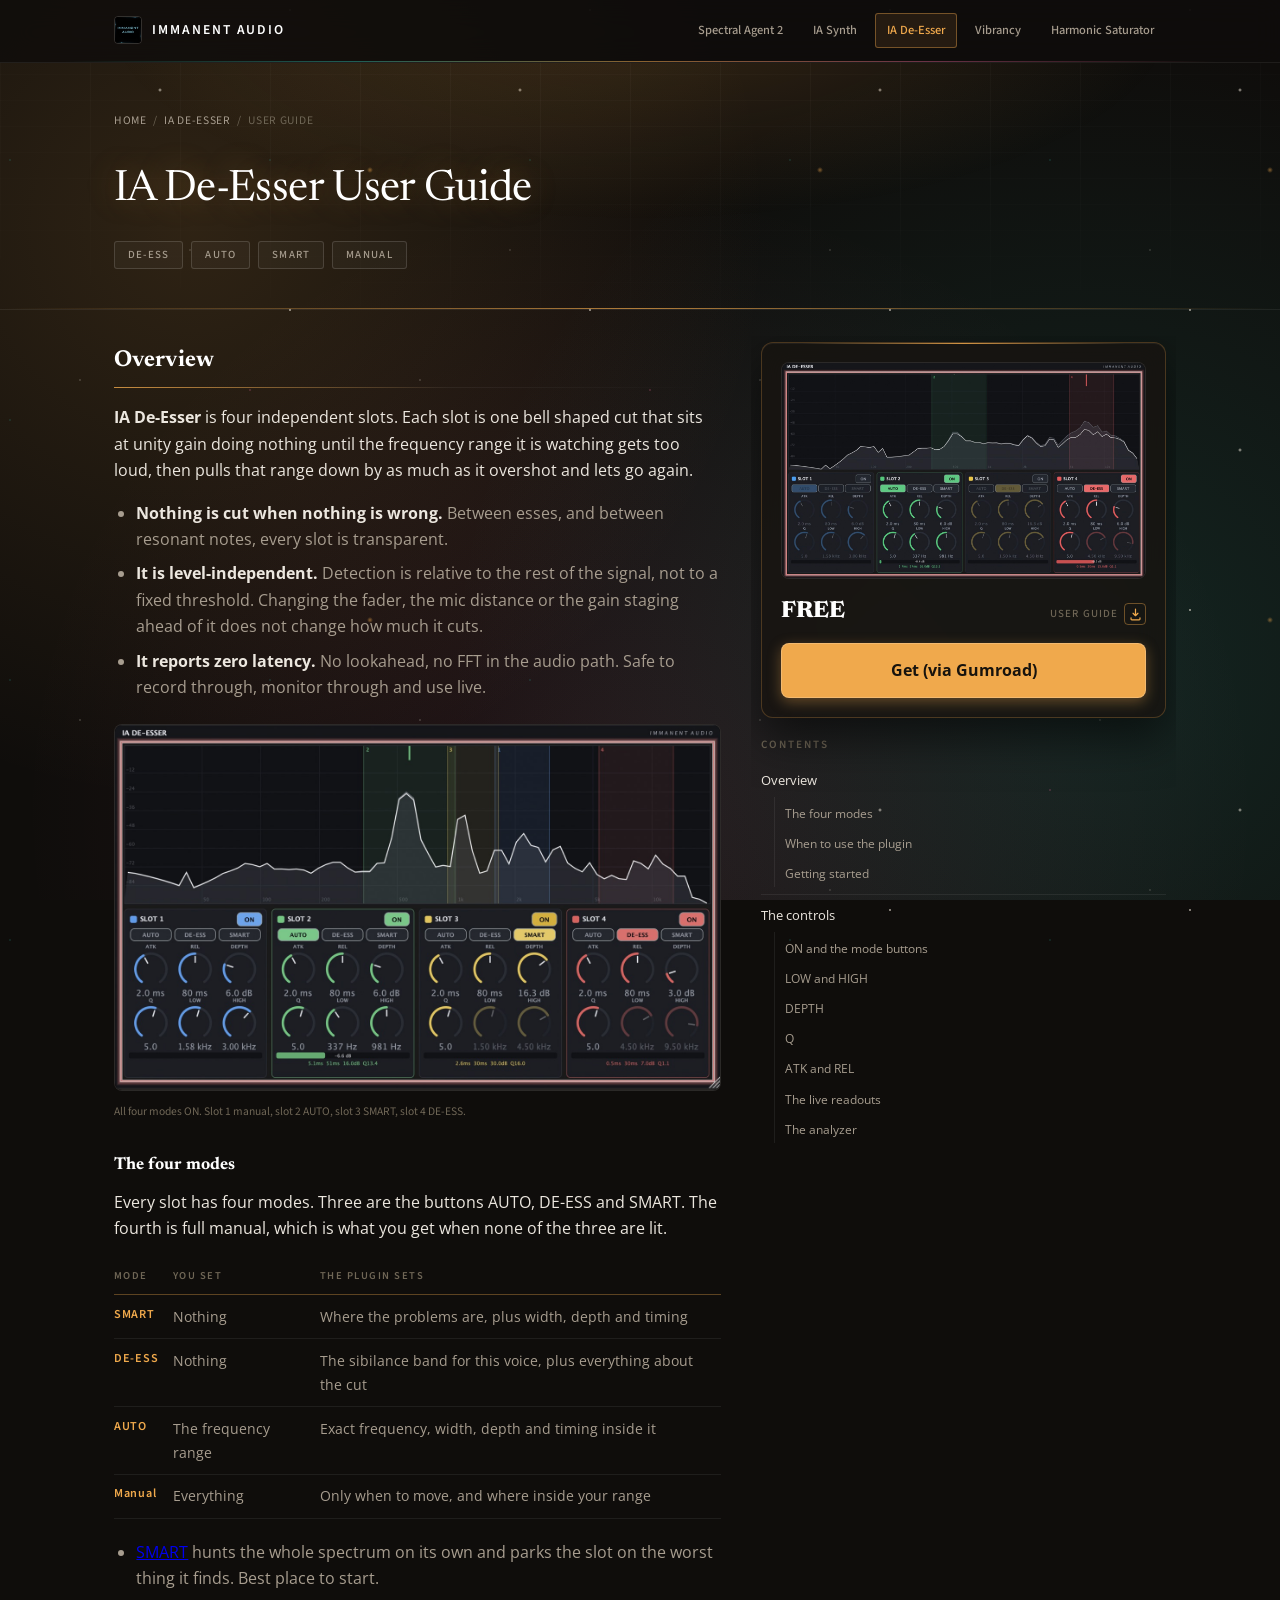
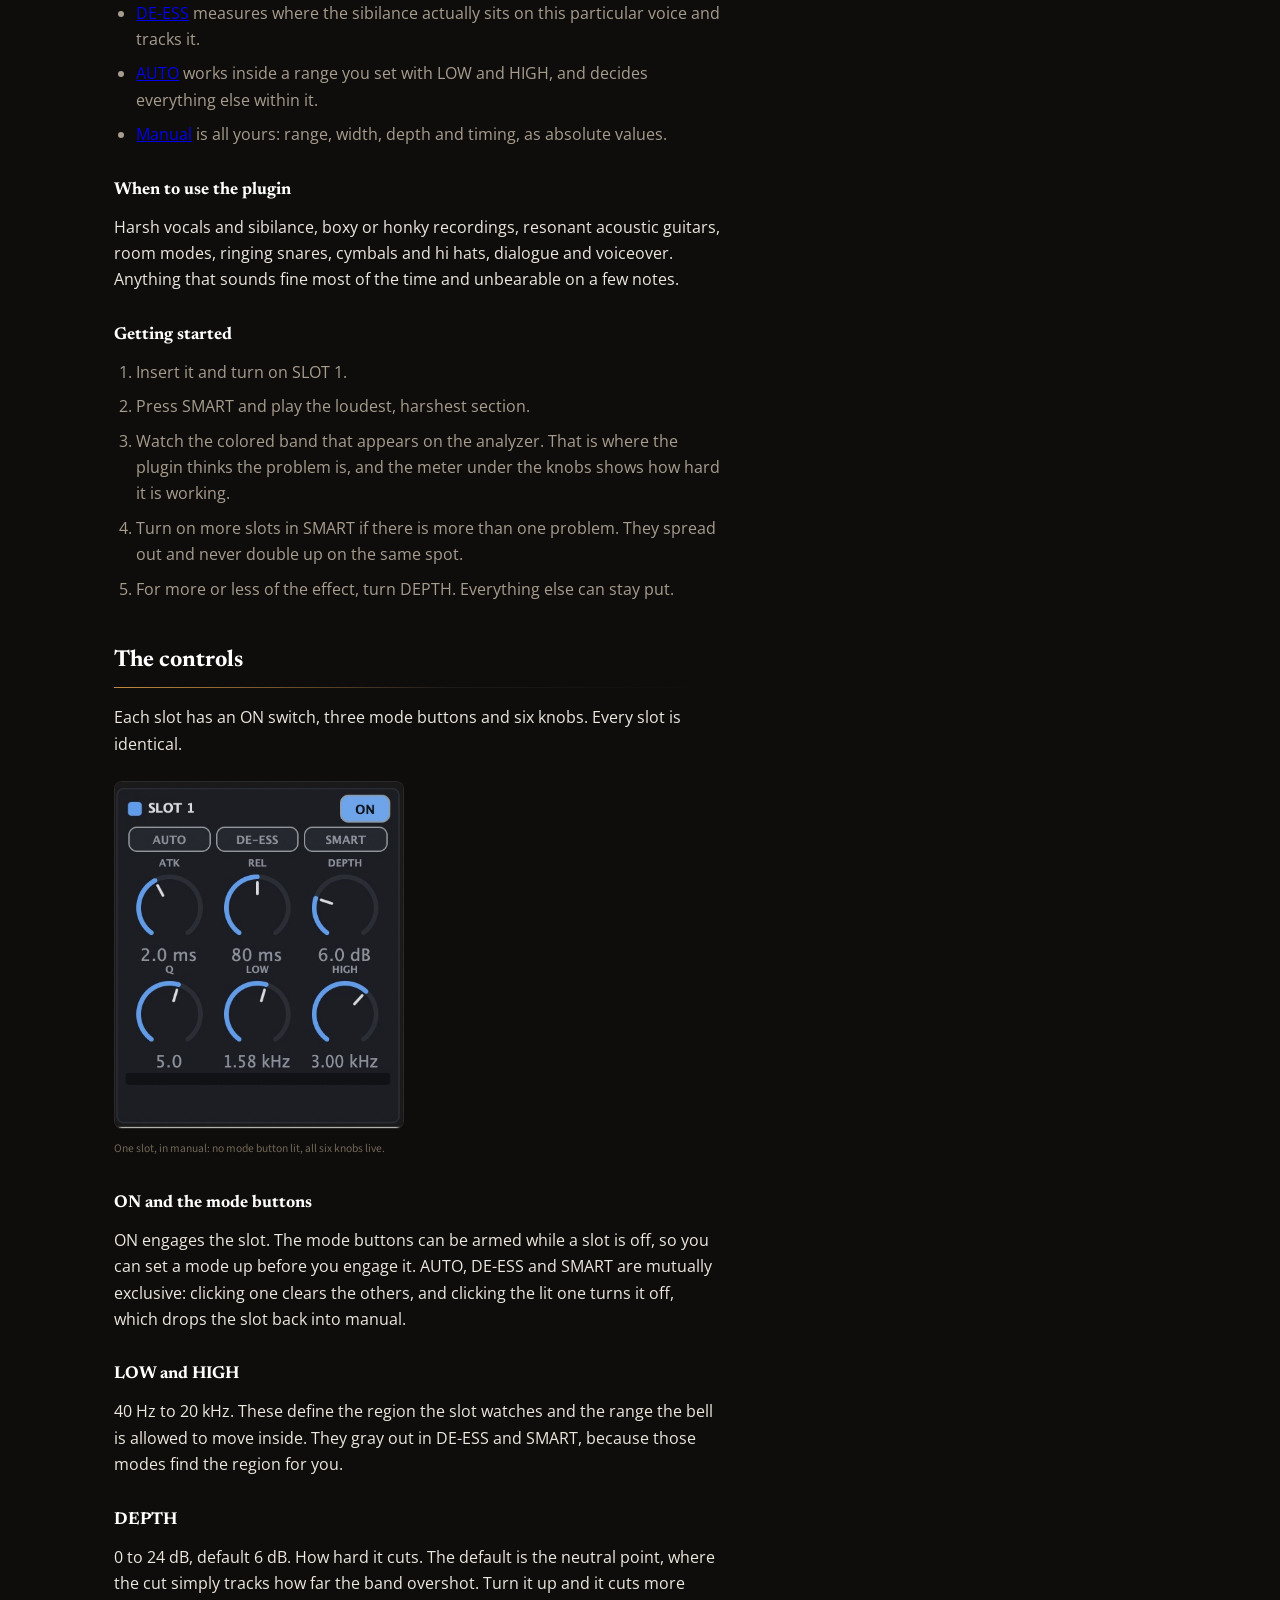
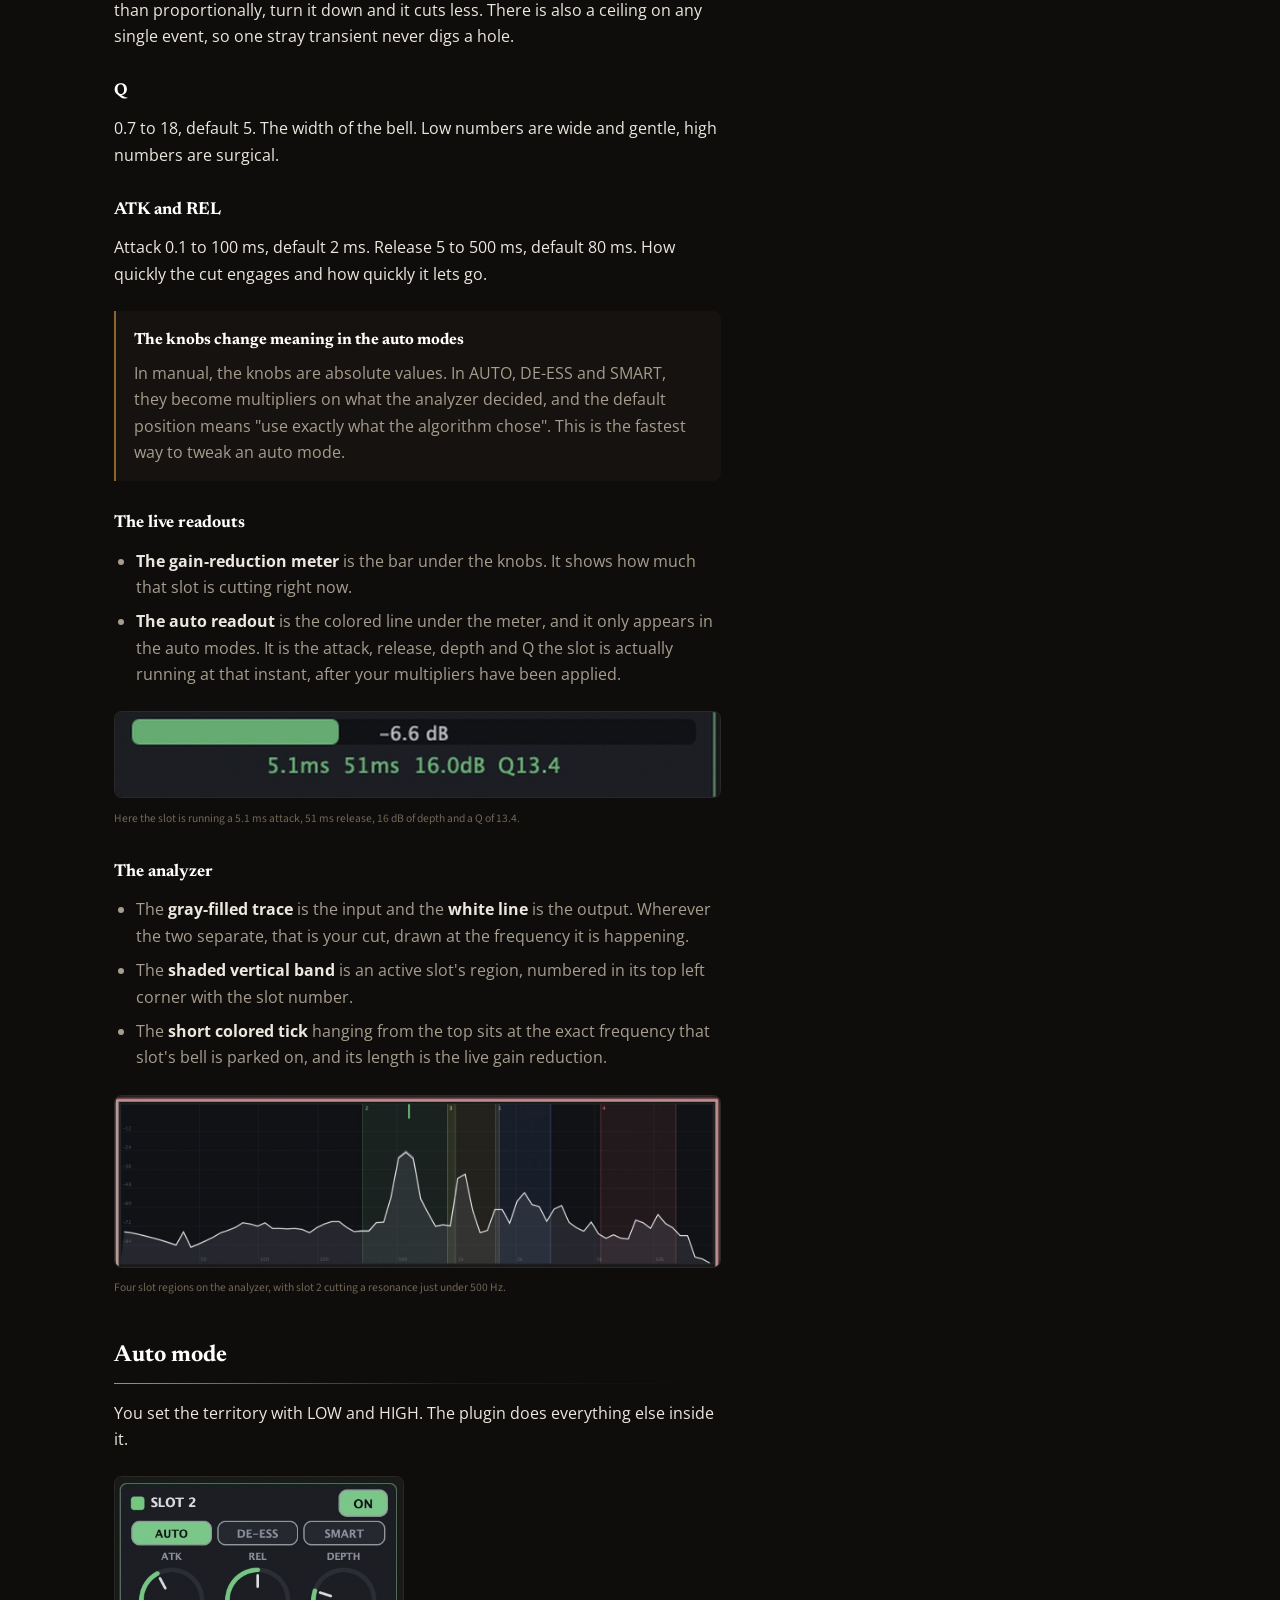
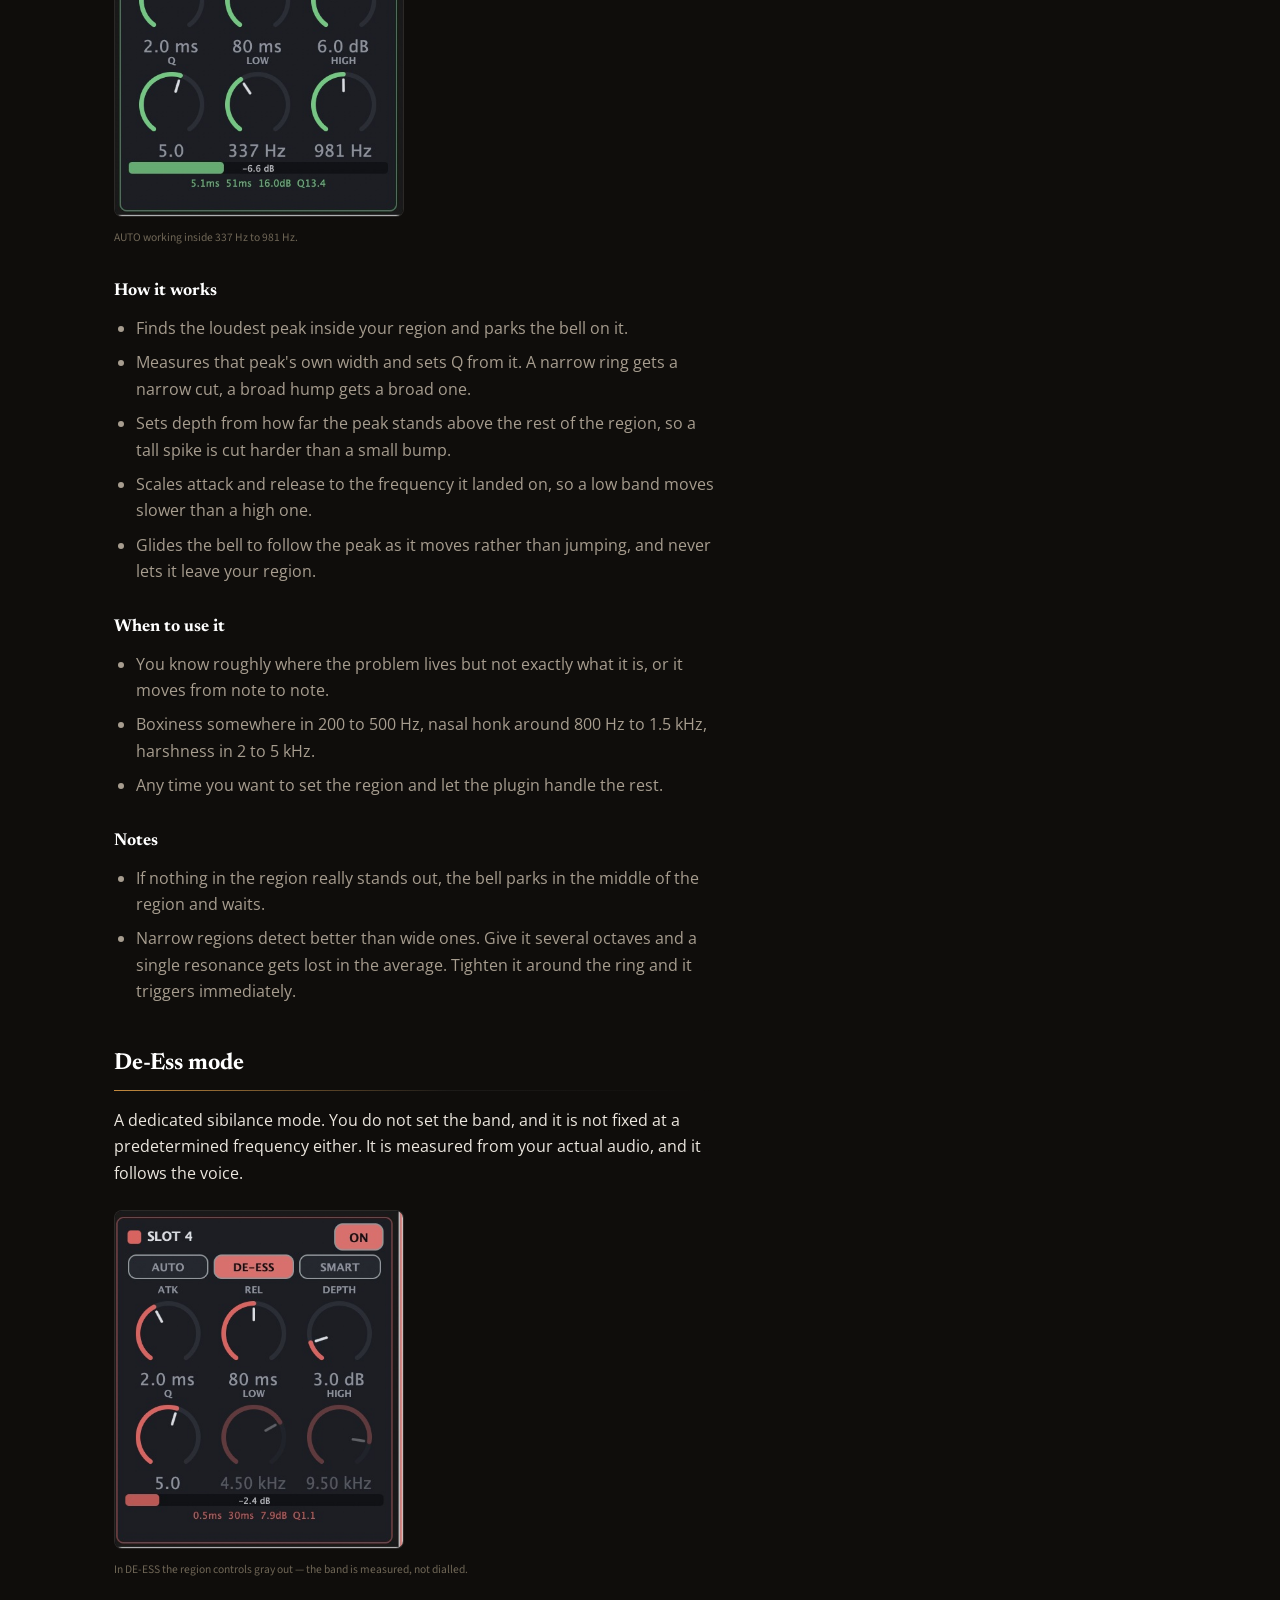
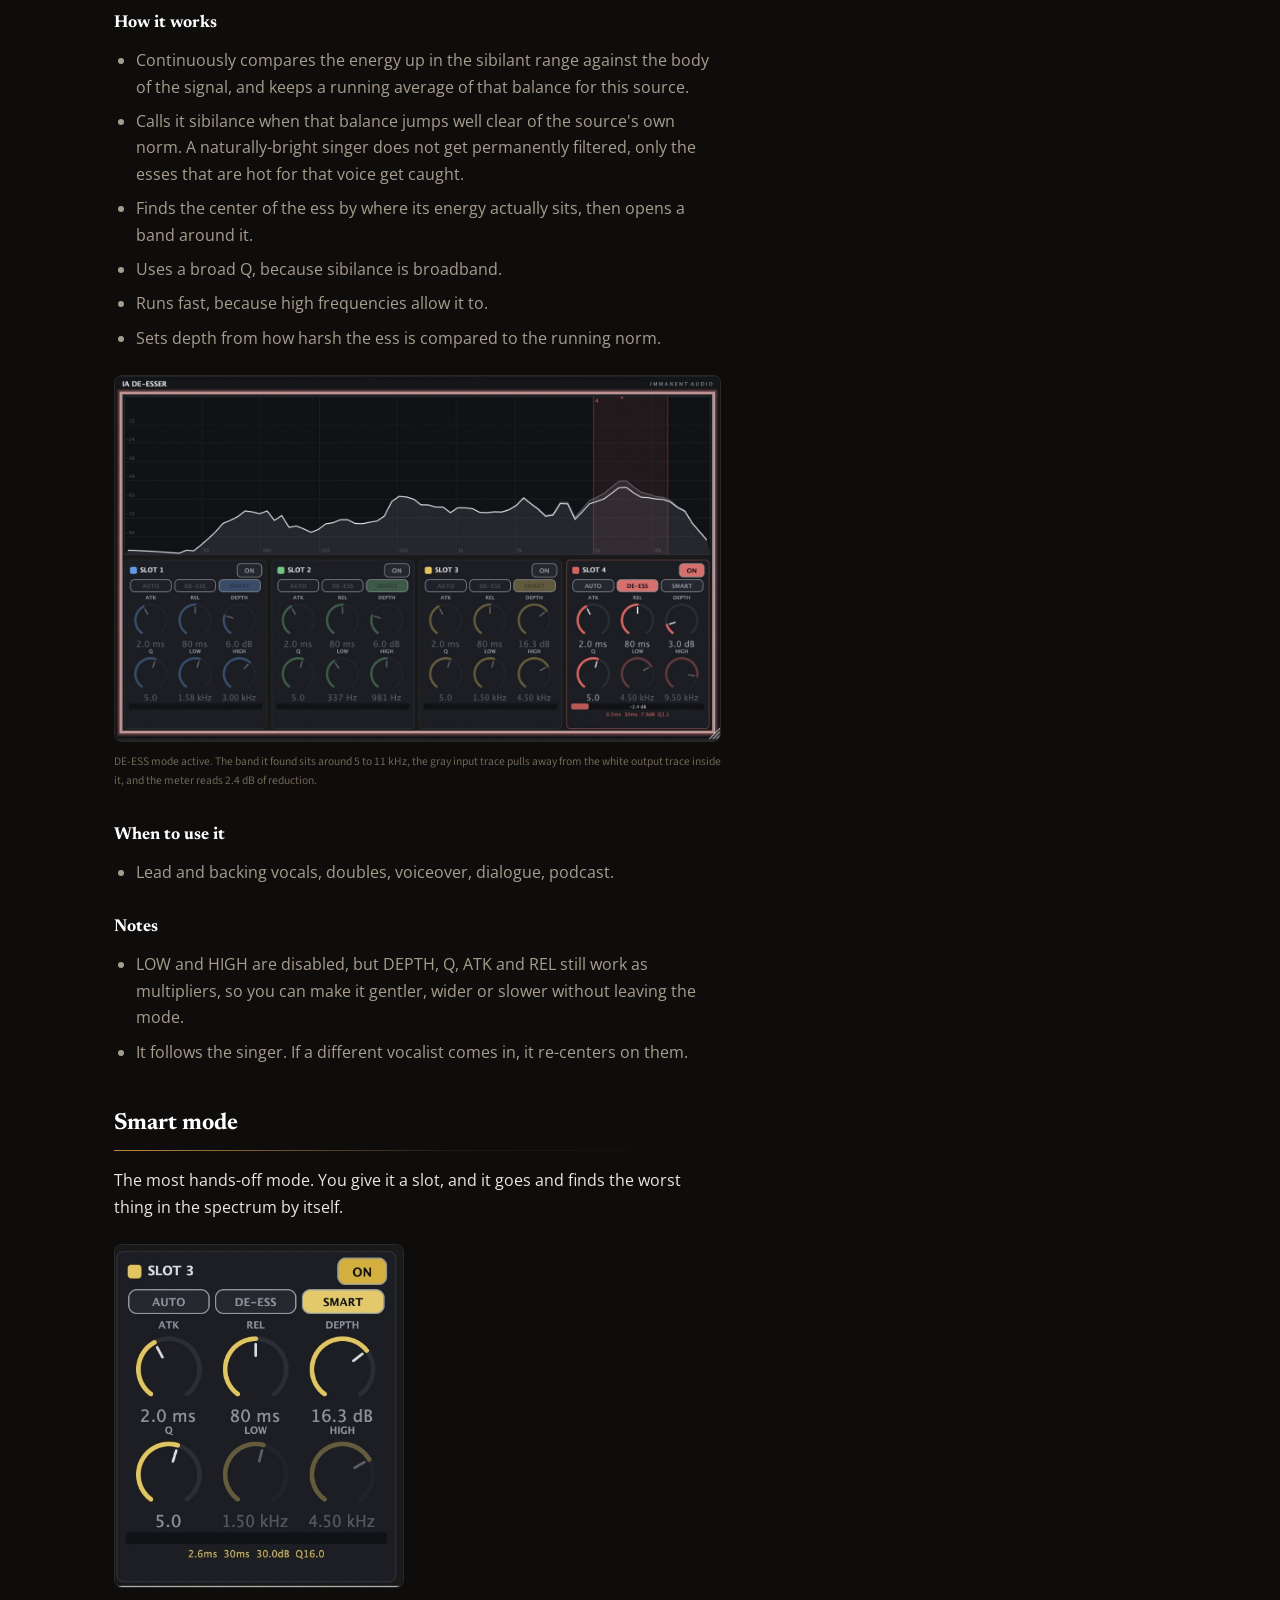
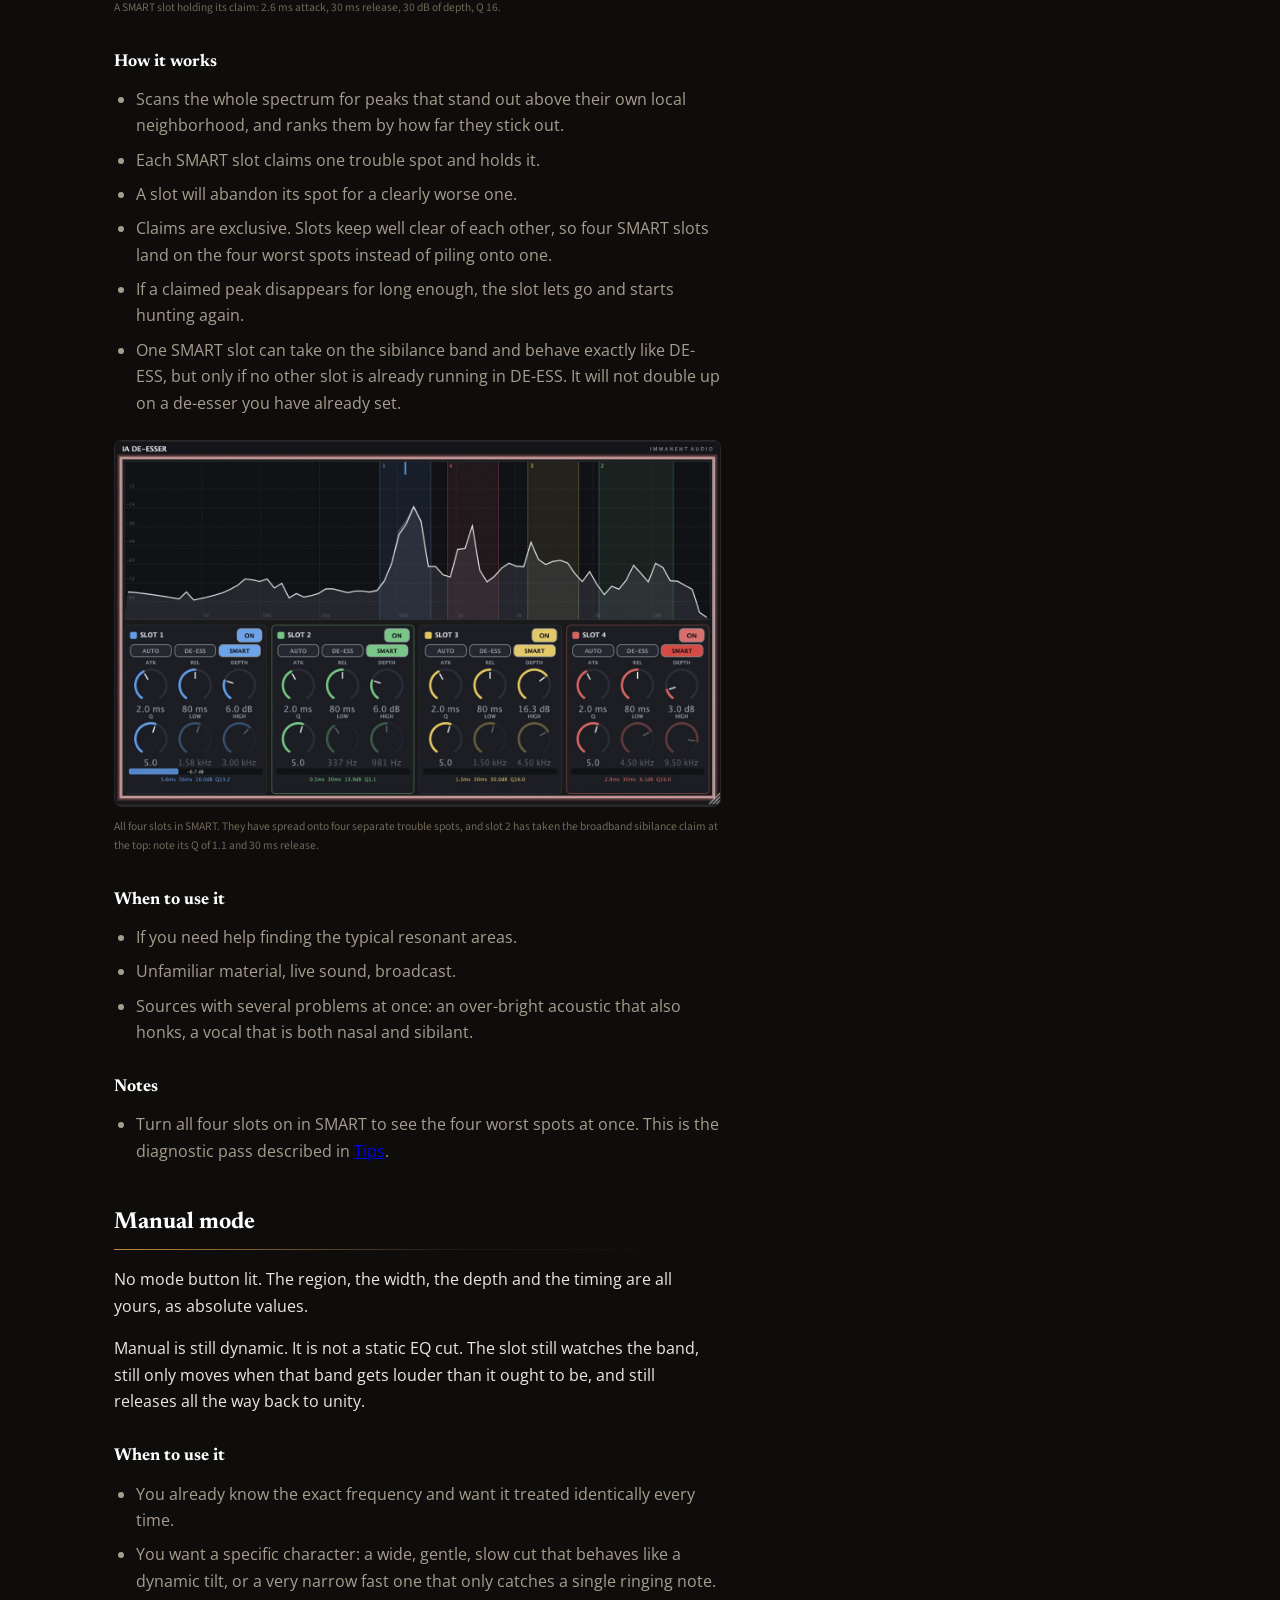
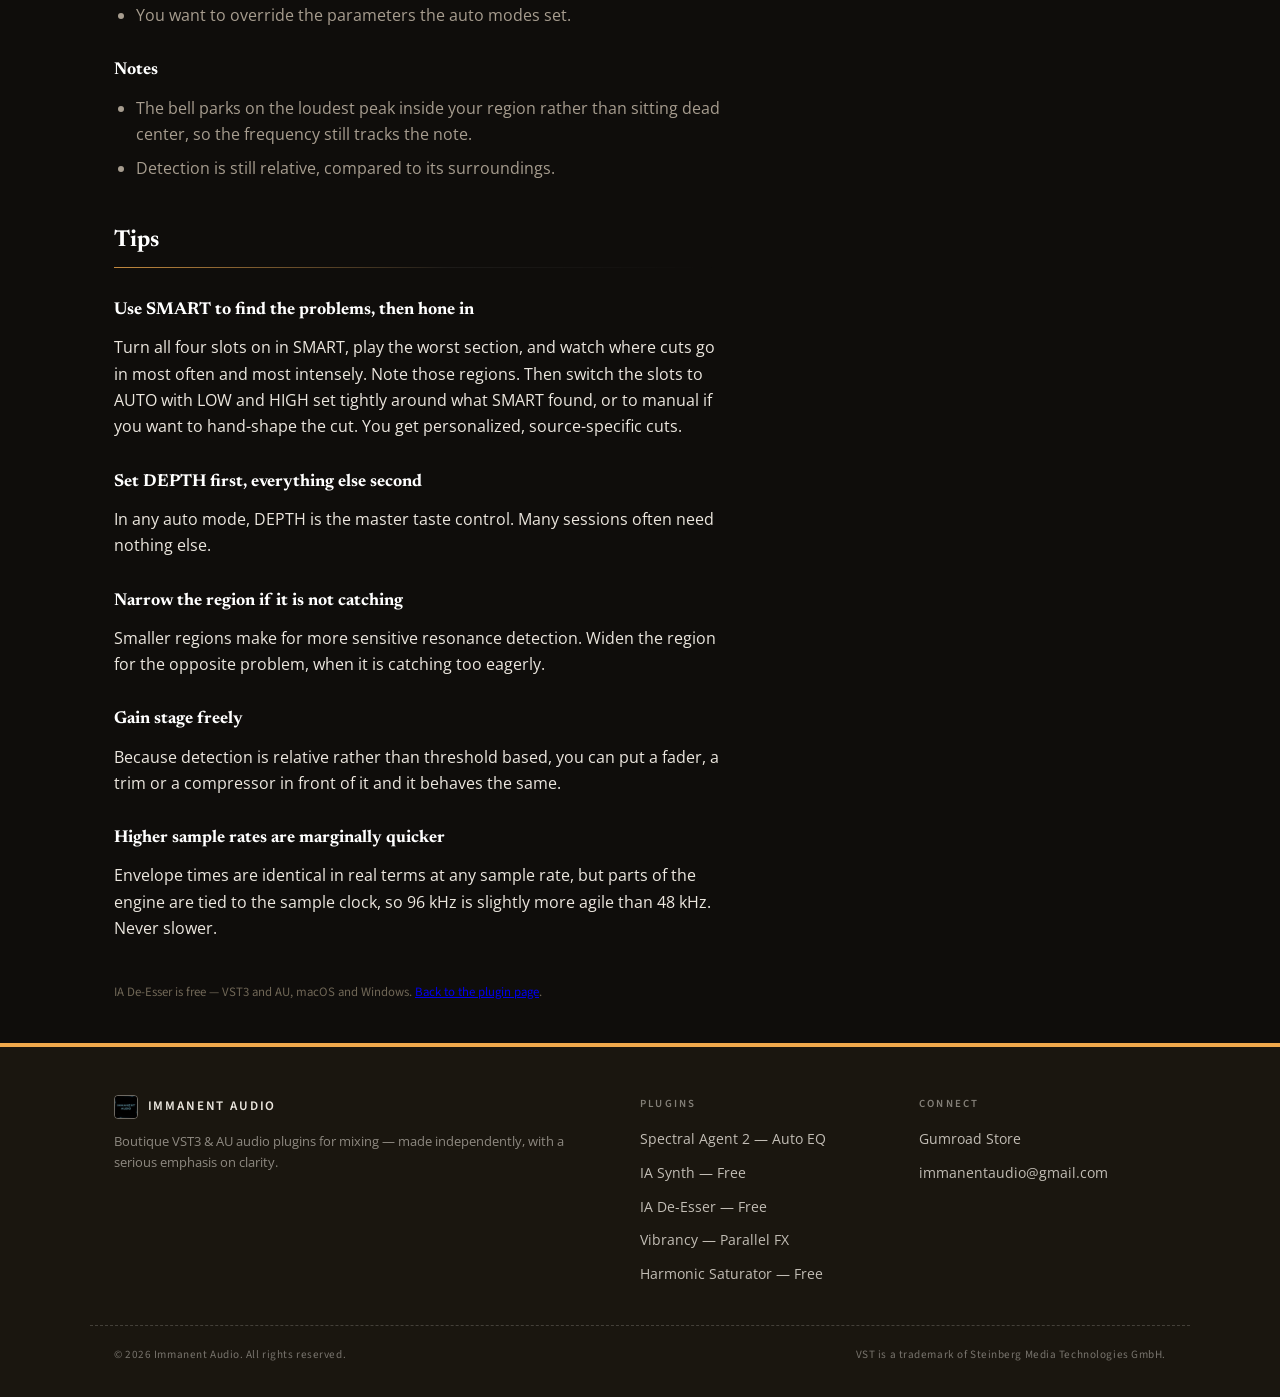
<file: de-esser/user-guide/index.html>
<!DOCTYPE html>
<html lang="en">
<head>
    <meta charset="UTF-8">
    <meta name="viewport" content="width=device-width, initial-scale=1.0">

    <!-- Primary SEO -->
    <title>IA De-Esser User Guide — De-Ess, Auto, Smart &amp; Manual Modes | Immanent Audio</title>
    <meta name="description" content="The full IA De-Esser user guide: how the four slots work, what every knob does, and when to use De-Ess, Auto, Smart and manual mode for sibilance, boxiness, honk and resonance. Read it here or download the PDF.">
    <link rel="canonical" href="https://immanentaudio.com/de-esser/user-guide/">

    <!-- Icons -->
    <link rel="icon" type="image/png" sizes="48x48" href="/favicon-48.png">
    <link rel="icon" type="image/png" sizes="100x100" href="/favicon.png">
    <link rel="apple-touch-icon" href="/apple-touch-icon.png">

    <!-- Open Graph / social previews -->
    <meta property="og:type" content="article">
    <meta property="og:site_name" content="Immanent Audio">
    <meta property="og:title" content="IA De-Esser User Guide — De-Ess, Auto, Smart &amp; Manual Modes">
    <meta property="og:description" content="How the four slots work, what every knob does, and when to use each mode. Read the full guide or download the PDF.">
    <meta property="og:url" content="https://immanentaudio.com/de-esser/user-guide/">
    <meta property="og:image" content="https://immanentaudio.com/de-esser/user-guide/overview.jpg">
    <meta name="twitter:card" content="summary_large_image">
    <meta name="twitter:title" content="IA De-Esser User Guide — De-Ess, Auto, Smart &amp; Manual Modes">
    <meta name="twitter:description" content="How the four slots work, what every knob does, and when to use each mode. Read the full guide or download the PDF.">
    <meta name="twitter:image" content="https://immanentaudio.com/de-esser/user-guide/overview.jpg">

    <!-- Fonts -->
    <link rel="preconnect" href="https://fonts.googleapis.com">
    <link rel="preconnect" href="https://fonts.gstatic.com" crossorigin>
    <link href="https://fonts.googleapis.com/css2?family=Newsreader:opsz,wght@6..72,400;6..72,500;6..72,600;6..72,700;6..72,800&family=Open+Sans:ital,wght@0,400;0,600;0,700;1,400&family=Source+Sans+3:wght@400;500;600;700&display=swap" rel="stylesheet">

    <link rel="stylesheet" href="/style.css">
    <style>
        body { --accent: #f0a94c; --accent-rgb: 240, 169, 76; }
    </style>

    <!-- Structured data -->
    <script type="application/ld+json">
    {
      "@context": "https://schema.org",
      "@graph": [
        {
          "@type": "TechArticle",
          "headline": "IA De-Esser User Guide",
          "description": "How the four slots work, what every control does, and when to use De-Ess, Auto, Smart and manual mode.",
          "url": "https://immanentaudio.com/de-esser/user-guide/",
          "image": "https://immanentaudio.com/de-esser/user-guide/overview.jpg",
          "inLanguage": "en",
          "datePublished": "2026-08-20",
          "dateModified": "2026-08-20",
          "about": {
            "@type": "SoftwareApplication",
            "name": "IA De-Esser",
            "url": "https://immanentaudio.com/de-esser/",
            "applicationCategory": "MultimediaApplication",
            "applicationSubCategory": "Audio Plugin (VST3, AU)",
            "operatingSystem": "macOS, Windows"
          },
          "author": { "@type": "Organization", "name": "Immanent Audio", "url": "https://immanentaudio.com/" },
          "publisher": { "@type": "Organization", "name": "Immanent Audio", "url": "https://immanentaudio.com/" },
          "mainEntityOfPage": "https://immanentaudio.com/de-esser/user-guide/"
        },
        {
          "@type": "BreadcrumbList",
          "itemListElement": [
            { "@type": "ListItem", "position": 1, "name": "Home", "item": "https://immanentaudio.com/" },
            { "@type": "ListItem", "position": 2, "name": "IA De-Esser", "item": "https://immanentaudio.com/de-esser/" },
            { "@type": "ListItem", "position": 3, "name": "User Guide", "item": "https://immanentaudio.com/de-esser/user-guide/" }
          ]
        }
      ]
    }
    </script>
</head>
<body>

    <!-- Animated deep-space backdrop -->
    <div class="cosmos" aria-hidden="true"></div>

    <!-- Navigation -->
    <nav class="site-nav">
        <div class="nav-inner">
            <a href="/" class="nav-brand">
                <img src="/favicon.png" alt="Immanent Audio logo">
                <span>Immanent Audio</span>
            </a>
            <ul class="nav-links">
                <li><a href="/spectral-agent/">Spectral Agent 2</a></li>
                <li><a href="/synth/">IA Synth</a></li>
                <li><a href="/de-esser/" class="active">IA De-Esser</a></li>
                <li><a href="/vibrancy/">Vibrancy</a></li>
                <li><a href="/harmonic-saturator/">Harmonic Saturator</a></li>
            </ul>
        </div>
    </nav>

    <!-- Hero -->
    <header class="product-hero">
        <div class="daw-grid" aria-hidden="true"></div>
        <div class="container-wide">
            <nav class="breadcrumbs" aria-label="Breadcrumb">
                <a href="/">Home</a><span>/</span><a href="/de-esser/">IA De-Esser</a><span>/</span>User Guide
            </nav>
            <h1>IA De-Esser User Guide</h1>
            <div class="chip-row">
                <span class="chip">De-Ess</span>
                <span class="chip">Auto</span>
                <span class="chip">Smart</span>
                <span class="chip">Manual</span>
            </div>
        </div>
    </header>

    <main class="container-wide">
        <div class="grid-container">

            <!-- LEFT COLUMN: the guide -->
            <section class="guide">

                <div class="product-section">
                    <h2 id="overview">Overview</h2>
                    <p><strong>IA De-Esser</strong> is four independent slots. Each slot is one bell shaped cut that sits at unity gain doing nothing until the frequency range it is watching gets too loud, then pulls that range down by as much as it overshot and lets go again.</p>
                    <ul>
                        <li><strong>Nothing is cut when nothing is wrong.</strong> Between esses, and between resonant notes, every slot is transparent.</li>
                        <li><strong>It is level-independent.</strong> Detection is relative to the rest of the signal, not to a fixed threshold. Changing the fader, the mic distance or the gain staging ahead of it does not change how much it cuts.</li>
                        <li><strong>It reports zero latency.</strong> No lookahead, no FFT in the audio path. Safe to record through, monitor through and use live.</li>
                    </ul>

                    <figure class="guide-figure">
                        <img src="/de-esser/user-guide/overview.jpg" width="1400" height="844" data-full="/de-esser/user-guide/overview-full.jpg" alt="IA De-Esser with all four slots on: slot 1 manual, slot 2 in Auto, slot 3 in Smart, slot 4 in De-Ess" class="plugin-screenshot">
                        <figcaption>All four modes ON. Slot 1 manual, slot 2 AUTO, slot 3 SMART, slot 4 DE-ESS.</figcaption>
                    </figure>

                    <h3 id="the-four-modes">The four modes</h3>
                    <p>Every slot has four modes. Three are the buttons AUTO, DE-ESS and SMART. The fourth is full manual, which is what you get when none of the three are lit.</p>

                    <div class="table-scroll">
                        <table class="guide-table">
                            <thead>
                                <tr><th scope="col">Mode</th><th scope="col">You set</th><th scope="col">The plugin sets</th></tr>
                            </thead>
                            <tbody>
                                <tr><th scope="row">SMART</th><td>Nothing</td><td>Where the problems are, plus width, depth and timing</td></tr>
                                <tr><th scope="row">DE-ESS</th><td>Nothing</td><td>The sibilance band for this voice, plus everything about the cut</td></tr>
                                <tr><th scope="row">AUTO</th><td>The frequency range</td><td>Exact frequency, width, depth and timing inside it</td></tr>
                                <tr><th scope="row">Manual</th><td>Everything</td><td>Only when to move, and where inside your range</td></tr>
                            </tbody>
                        </table>
                    </div>

                    <ul>
                        <li><a href="#smart-mode">SMART</a> hunts the whole spectrum on its own and parks the slot on the worst thing it finds. Best place to start.</li>
                        <li><a href="#de-ess-mode">DE-ESS</a> measures where the sibilance actually sits on this particular voice and tracks it.</li>
                        <li><a href="#auto-mode">AUTO</a> works inside a range you set with LOW and HIGH, and decides everything else within it.</li>
                        <li><a href="#manual-mode">Manual</a> is all yours: range, width, depth and timing, as absolute values.</li>
                    </ul>

                    <h3 id="when-to-use-the-plugin">When to use the plugin</h3>
                    <p>Harsh vocals and sibilance, boxy or honky recordings, resonant acoustic guitars, room modes, ringing snares, cymbals and hi hats, dialogue and voiceover. Anything that sounds fine most of the time and unbearable on a few notes.</p>

                    <h3 id="getting-started">Getting started</h3>
                    <ol>
                        <li>Insert it and turn on SLOT 1.</li>
                        <li>Press SMART and play the loudest, harshest section.</li>
                        <li>Watch the colored band that appears on the analyzer. That is where the plugin thinks the problem is, and the meter under the knobs shows how hard it is working.</li>
                        <li>Turn on more slots in SMART if there is more than one problem. They spread out and never double up on the same spot.</li>
                        <li>For more or less of the effect, turn DEPTH. Everything else can stay put.</li>
                    </ol>
                </div>

                <div class="product-section">
                    <h2 id="the-controls">The controls</h2>
                    <p>Each slot has an ON switch, three mode buttons and six knobs. Every slot is identical.</p>

                    <figure class="guide-figure is-slot">
                        <img src="/de-esser/user-guide/slot-manual.jpg" width="433" height="520" alt="A single IA De-Esser slot: ON switch, the Auto, De-Ess and Smart buttons, and the Atk, Rel, Depth, Q, Low and High knobs">
                        <figcaption>One slot, in manual: no mode button lit, all six knobs live.</figcaption>
                    </figure>

                    <h3 id="on-and-the-mode-buttons">ON and the mode buttons</h3>
                    <p>ON engages the slot. The mode buttons can be armed while a slot is off, so you can set a mode up before you engage it. AUTO, DE-ESS and SMART are mutually exclusive: clicking one clears the others, and clicking the lit one turns it off, which drops the slot back into manual.</p>

                    <h3 id="low-and-high">LOW and HIGH</h3>
                    <p>40 Hz to 20 kHz. These define the region the slot watches and the range the bell is allowed to move inside. They gray out in DE-ESS and SMART, because those modes find the region for you.</p>

                    <h3 id="depth">DEPTH</h3>
                    <p>0 to 24 dB, default 6 dB. How hard it cuts. The default is the neutral point, where the cut simply tracks how far the band overshot. Turn it up and it cuts more than proportionally, turn it down and it cuts less. There is also a ceiling on any single event, so one stray transient never digs a hole.</p>

                    <h3 id="q">Q</h3>
                    <p>0.7 to 18, default 5. The width of the bell. Low numbers are wide and gentle, high numbers are surgical.</p>

                    <h3 id="atk-and-rel">ATK and REL</h3>
                    <p>Attack 0.1 to 100 ms, default 2 ms. Release 5 to 500 ms, default 80 ms. How quickly the cut engages and how quickly it lets go.</p>

                    <aside class="guide-note">
                        <h4>The knobs change meaning in the auto modes</h4>
                        <p>In manual, the knobs are absolute values. In AUTO, DE-ESS and SMART, they become multipliers on what the analyzer decided, and the default position means "use exactly what the algorithm chose". This is the fastest way to tweak an auto mode.</p>
                    </aside>

                    <h3 id="the-live-readouts">The live readouts</h3>
                    <ul>
                        <li><strong>The gain-reduction meter</strong> is the bar under the knobs. It shows how much that slot is cutting right now.</li>
                        <li><strong>The auto readout</strong> is the colored line under the meter, and it only appears in the auto modes. It is the attack, release, depth and Q the slot is actually running at that instant, after your multipliers have been applied.</li>
                    </ul>

                    <figure class="guide-figure is-wide-crop">
                        <img src="/de-esser/user-guide/readouts.jpg" width="854" height="120" alt="Close-up of an IA De-Esser slot readout: a gain reduction meter showing minus 6.6 dB, and under it 5.1 ms, 51 ms, 16.0 dB and Q 13.4">
                        <figcaption>Here the slot is running a 5.1 ms attack, 51 ms release, 16 dB of depth and a Q of 13.4.</figcaption>
                    </figure>

                    <h3 id="the-analyzer">The analyzer</h3>
                    <ul>
                        <li>The <strong>gray-filled trace</strong> is the input and the <strong>white line</strong> is the output. Wherever the two separate, that is your cut, drawn at the frequency it is happening.</li>
                        <li>The <strong>shaded vertical band</strong> is an active slot's region, numbered in its top left corner with the slot number.</li>
                        <li>The <strong>short colored tick</strong> hanging from the top sits at the exact frequency that slot's bell is parked on, and its length is the live gain reduction.</li>
                    </ul>

                    <figure class="guide-figure">
                        <img src="/de-esser/user-guide/analyzer.jpg" width="1400" height="396" data-full="/de-esser/user-guide/analyzer-full.jpg" alt="The IA De-Esser analyzer showing the input trace, the output line, four shaded slot regions and a colored tick marking the bell frequency" class="plugin-screenshot">
                        <figcaption>Four slot regions on the analyzer, with slot 2 cutting a resonance just under 500 Hz.</figcaption>
                    </figure>
                </div>

                <div class="product-section">
                    <h2 id="auto-mode">Auto mode</h2>
                    <p>You set the territory with LOW and HIGH. The plugin does everything else inside it.</p>

                    <figure class="guide-figure is-slot">
                        <img src="/de-esser/user-guide/slot-auto.jpg" width="442" height="520" alt="An IA De-Esser slot in Auto mode, with Low set to 337 Hz and High to 981 Hz">
                        <figcaption>AUTO working inside 337 Hz to 981 Hz.</figcaption>
                    </figure>

                    <h3 id="auto-how-it-works">How it works</h3>
                    <ul>
                        <li>Finds the loudest peak inside your region and parks the bell on it.</li>
                        <li>Measures that peak's own width and sets Q from it. A narrow ring gets a narrow cut, a broad hump gets a broad one.</li>
                        <li>Sets depth from how far the peak stands above the rest of the region, so a tall spike is cut harder than a small bump.</li>
                        <li>Scales attack and release to the frequency it landed on, so a low band moves slower than a high one.</li>
                        <li>Glides the bell to follow the peak as it moves rather than jumping, and never lets it leave your region.</li>
                    </ul>

                    <h3 id="auto-when-to-use-it">When to use it</h3>
                    <ul>
                        <li>You know roughly where the problem lives but not exactly what it is, or it moves from note to note.</li>
                        <li>Boxiness somewhere in 200 to 500 Hz, nasal honk around 800 Hz to 1.5 kHz, harshness in 2 to 5 kHz.</li>
                        <li>Any time you want to set the region and let the plugin handle the rest.</li>
                    </ul>

                    <h3 id="auto-notes">Notes</h3>
                    <ul>
                        <li>If nothing in the region really stands out, the bell parks in the middle of the region and waits.</li>
                        <li>Narrow regions detect better than wide ones. Give it several octaves and a single resonance gets lost in the average. Tighten it around the ring and it triggers immediately.</li>
                    </ul>
                </div>

                <div class="product-section">
                    <h2 id="de-ess-mode">De-Ess mode</h2>
                    <p>A dedicated sibilance mode. You do not set the band, and it is not fixed at a predetermined frequency either. It is measured from your actual audio, and it follows the voice.</p>

                    <figure class="guide-figure is-slot">
                        <img src="/de-esser/user-guide/slot-de-ess.jpg" width="444" height="520" alt="An IA De-Esser slot in De-Ess mode with Low and High grayed out, cutting 2.4 dB">
                        <figcaption>In DE-ESS the region controls gray out — the band is measured, not dialled.</figcaption>
                    </figure>

                    <h3 id="de-ess-how-it-works">How it works</h3>
                    <ul>
                        <li>Continuously compares the energy up in the sibilant range against the body of the signal, and keeps a running average of that balance for this source.</li>
                        <li>Calls it sibilance when that balance jumps well clear of the source's own norm. A naturally-bright singer does not get permanently filtered, only the esses that are hot for that voice get caught.</li>
                        <li>Finds the center of the ess by where its energy actually sits, then opens a band around it.</li>
                        <li>Uses a broad Q, because sibilance is broadband.</li>
                        <li>Runs fast, because high frequencies allow it to.</li>
                        <li>Sets depth from how harsh the ess is compared to the running norm.</li>
                    </ul>

                    <figure class="guide-figure">
                        <img src="/de-esser/user-guide/de-ess-mode.jpg" width="1400" height="844" data-full="/de-esser/user-guide/de-ess-mode-full.jpg" alt="IA De-Esser in De-Ess mode, with the found sibilance band shaded between 5 and 11 kHz and the meter reading 2.4 dB of reduction" class="plugin-screenshot">
                        <figcaption>DE-ESS mode active. The band it found sits around 5 to 11 kHz, the gray input trace pulls away from the white output trace inside it, and the meter reads 2.4 dB of reduction.</figcaption>
                    </figure>

                    <h3 id="de-ess-when-to-use-it">When to use it</h3>
                    <ul>
                        <li>Lead and backing vocals, doubles, voiceover, dialogue, podcast.</li>
                    </ul>

                    <h3 id="de-ess-notes">Notes</h3>
                    <ul>
                        <li>LOW and HIGH are disabled, but DEPTH, Q, ATK and REL still work as multipliers, so you can make it gentler, wider or slower without leaving the mode.</li>
                        <li>It follows the singer. If a different vocalist comes in, it re-centers on them.</li>
                    </ul>
                </div>

                <div class="product-section">
                    <h2 id="smart-mode">Smart mode</h2>
                    <p>The most hands-off mode. You give it a slot, and it goes and finds the worst thing in the spectrum by itself.</p>

                    <figure class="guide-figure is-slot">
                        <img src="/de-esser/user-guide/slot-smart.jpg" width="438" height="520" alt="An IA De-Esser slot in Smart mode, with a live readout of 2.6 ms attack, 30 ms release, 30 dB of depth and a Q of 16">
                        <figcaption>A SMART slot holding its claim: 2.6 ms attack, 30 ms release, 30 dB of depth, Q 16.</figcaption>
                    </figure>

                    <h3 id="smart-how-it-works">How it works</h3>
                    <ul>
                        <li>Scans the whole spectrum for peaks that stand out above their own local neighborhood, and ranks them by how far they stick out.</li>
                        <li>Each SMART slot claims one trouble spot and holds it.</li>
                        <li>A slot will abandon its spot for a clearly worse one.</li>
                        <li>Claims are exclusive. Slots keep well clear of each other, so four SMART slots land on the four worst spots instead of piling onto one.</li>
                        <li>If a claimed peak disappears for long enough, the slot lets go and starts hunting again.</li>
                        <li>One SMART slot can take on the sibilance band and behave exactly like DE-ESS, but only if no other slot is already running in DE-ESS. It will not double up on a de-esser you have already set.</li>
                    </ul>

                    <figure class="guide-figure">
                        <img src="/de-esser/user-guide/smart-mode.jpg" width="1400" height="844" data-full="/de-esser/user-guide/smart-mode-full.jpg" alt="IA De-Esser with all four slots in Smart mode, spread across four separate trouble spots on the analyzer" class="plugin-screenshot">
                        <figcaption>All four slots in SMART. They have spread onto four separate trouble spots, and slot 2 has taken the broadband sibilance claim at the top: note its Q of 1.1 and 30 ms release.</figcaption>
                    </figure>

                    <h3 id="smart-when-to-use-it">When to use it</h3>
                    <ul>
                        <li>If you need help finding the typical resonant areas.</li>
                        <li>Unfamiliar material, live sound, broadcast.</li>
                        <li>Sources with several problems at once: an over-bright acoustic that also honks, a vocal that is both nasal and sibilant.</li>
                    </ul>

                    <h3 id="smart-notes">Notes</h3>
                    <ul>
                        <li>Turn all four slots on in SMART to see the four worst spots at once. This is the diagnostic pass described in <a href="#tips">Tips</a>.</li>
                    </ul>
                </div>

                <div class="product-section">
                    <h2 id="manual-mode">Manual mode</h2>
                    <p>No mode button lit. The region, the width, the depth and the timing are all yours, as absolute values.</p>
                    <p>Manual is still dynamic. It is not a static EQ cut. The slot still watches the band, still only moves when that band gets louder than it ought to be, and still releases all the way back to unity.</p>

                    <h3 id="manual-when-to-use-it">When to use it</h3>
                    <ul>
                        <li>You already know the exact frequency and want it treated identically every time.</li>
                        <li>You want a specific character: a wide, gentle, slow cut that behaves like a dynamic tilt, or a very narrow fast one that only catches a single ringing note.</li>
                        <li>You want to override the parameters the auto modes set.</li>
                    </ul>

                    <h3 id="manual-notes">Notes</h3>
                    <ul>
                        <li>The bell parks on the loudest peak inside your region rather than sitting dead center, so the frequency still tracks the note.</li>
                        <li>Detection is still relative, compared to its surroundings.</li>
                    </ul>
                </div>

                <div class="product-section">
                    <h2 id="tips">Tips</h2>

                    <h3 id="tip-smart-then-hone">Use SMART to find the problems, then hone in</h3>
                    <p>Turn all four slots on in SMART, play the worst section, and watch where cuts go in most often and most intensely. Note those regions. Then switch the slots to AUTO with LOW and HIGH set tightly around what SMART found, or to manual if you want to hand-shape the cut. You get personalized, source-specific cuts.</p>

                    <h3 id="tip-depth-first">Set DEPTH first, everything else second</h3>
                    <p>In any auto mode, DEPTH is the master taste control. Many sessions often need nothing else.</p>

                    <h3 id="tip-narrow-the-region">Narrow the region if it is not catching</h3>
                    <p>Smaller regions make for more sensitive resonance detection. Widen the region for the opposite problem, when it is catching too eagerly.</p>

                    <h3 id="tip-gain-stage-freely">Gain stage freely</h3>
                    <p>Because detection is relative rather than threshold based, you can put a fader, a trim or a compressor in front of it and it behaves the same.</p>

                    <h3 id="tip-sample-rate">Higher sample rates are marginally quicker</h3>
                    <p>Envelope times are identical in real terms at any sample rate, but parts of the engine are tied to the sample clock, so 96 kHz is slightly more agile than 48 kHz. Never slower.</p>
                </div>

                <div class="product-section">
                    <p class="muted">IA De-Esser is free — VST3 and AU, macOS and Windows. <a href="/de-esser/">Back to the plugin page</a>.</p>
                </div>

            </section>

            <!-- RIGHT COLUMN: download + contents -->
            <aside>
                <div class="sidebar-sticky is-guide">
                    <!-- Same card as the plugin page, minus the reviews. -->
                    <div class="sidebar-card">
                        <img src="/de-esser/ia-de-esser.jpg" data-full="/de-esser/ia-de-esser-full.jpg" alt="IA De-Esser plugin interface showing four filter slots and the spectrum analyzer" class="plugin-screenshot">

                        <div class="sidebar-buy-row">
                            <p class="sidebar-price">FREE</p>
                            <span class="sidebar-guide">
                                <span class="is-current" aria-current="page">User Guide</span>
                                <a href="/de-esser/ia-de-esser-user-guide.pdf" class="sidebar-guide-dl" download title="Download the PDF" aria-label="Download the user guide as a PDF">
                                    <svg viewBox="0 0 16 16" width="13" height="13" aria-hidden="true" focusable="false">
                                        <path d="M8 1.5v8m0 0 3-3m-3 3-3-3M2.5 12v1.5A1 1 0 0 0 3.5 14.5h9a1 1 0 0 0 1-1V12" fill="none" stroke="currentColor" stroke-width="1.5" stroke-linecap="round" stroke-linejoin="round"/>
                                    </svg>
                                </a>
                            </span>
                        </div>

                        <a href="https://immanentaudio.gumroad.com/l/hjuqeo" class="cta-button" target="_blank" rel="noopener">Get (via Gumroad)</a>
                    </div>

                    <nav class="guide-toc" aria-label="Guide contents">
                        <h2>Contents</h2>
                        <ol>
                            <li><a href="#overview">Overview</a>
                                <ul>
                                    <li><a href="#the-four-modes">The four modes</a></li>
                                    <li><a href="#when-to-use-the-plugin">When to use the plugin</a></li>
                                    <li><a href="#getting-started">Getting started</a></li>
                                </ul>
                            </li>
                            <li><a href="#the-controls">The controls</a>
                                <ul>
                                    <li><a href="#on-and-the-mode-buttons">ON and the mode buttons</a></li>
                                    <li><a href="#low-and-high">LOW and HIGH</a></li>
                                    <li><a href="#depth">DEPTH</a></li>
                                    <li><a href="#q">Q</a></li>
                                    <li><a href="#atk-and-rel">ATK and REL</a></li>
                                    <li><a href="#the-live-readouts">The live readouts</a></li>
                                    <li><a href="#the-analyzer">The analyzer</a></li>
                                </ul>
                            </li>
                            <li><a href="#auto-mode">Auto mode</a>
                                <ul>
                                    <li><a href="#auto-how-it-works">How it works</a></li>
                                    <li><a href="#auto-when-to-use-it">When to use it</a></li>
                                    <li><a href="#auto-notes">Notes</a></li>
                                </ul>
                            </li>
                            <li><a href="#de-ess-mode">De-Ess mode</a>
                                <ul>
                                    <li><a href="#de-ess-how-it-works">How it works</a></li>
                                    <li><a href="#de-ess-when-to-use-it">When to use it</a></li>
                                    <li><a href="#de-ess-notes">Notes</a></li>
                                </ul>
                            </li>
                            <li><a href="#smart-mode">Smart mode</a>
                                <ul>
                                    <li><a href="#smart-how-it-works">How it works</a></li>
                                    <li><a href="#smart-when-to-use-it">When to use it</a></li>
                                    <li><a href="#smart-notes">Notes</a></li>
                                </ul>
                            </li>
                            <li><a href="#manual-mode">Manual mode</a>
                                <ul>
                                    <li><a href="#manual-when-to-use-it">When to use it</a></li>
                                    <li><a href="#manual-notes">Notes</a></li>
                                </ul>
                            </li>
                            <li><a href="#tips">Tips</a></li>
                        </ol>
                    </nav>
                </div>
            </aside>

        </div>
    </main>

    <!-- Footer -->
    <footer class="site-footer">
        <div class="footer-grid">
            <div>
                <div class="footer-brand">
                    <img src="/favicon.png" alt="Immanent Audio logo">
                    Immanent Audio
                </div>
                <p>Boutique VST3 &amp; AU audio plugins for mixing — made independently, with a serious emphasis on clarity.</p>
            </div>
            <div>
                <h4>Plugins</h4>
                <ul>
                    <li><a href="/spectral-agent/">Spectral Agent 2 — Auto EQ</a></li>
                    <li><a href="/synth/">IA Synth — Free</a></li>
                    <li><a href="/de-esser/">IA De-Esser — Free</a></li>
                    <li><a href="/vibrancy/">Vibrancy — Parallel FX</a></li>
                    <li><a href="/harmonic-saturator/">Harmonic Saturator — Free</a></li>
                </ul>
            </div>
            <div>
                <h4>Connect</h4>
                <ul>
                    <li><a href="https://immanentaudio.gumroad.com/" target="_blank" rel="noopener">Gumroad Store</a></li>
                    <li><a href="mailto:immanentaudio@gmail.com">immanentaudio@gmail.com</a></li>
                </ul>
            </div>
        </div>
        <div class="footer-bottom">
            <span>&copy; 2026 Immanent Audio. All rights reserved.</span>
            <span>VST is a trademark of Steinberg Media Technologies GmbH.</span>
        </div>
    </footer>

    <script src="/lightbox.js" defer></script>

</body>
</html>
</file>
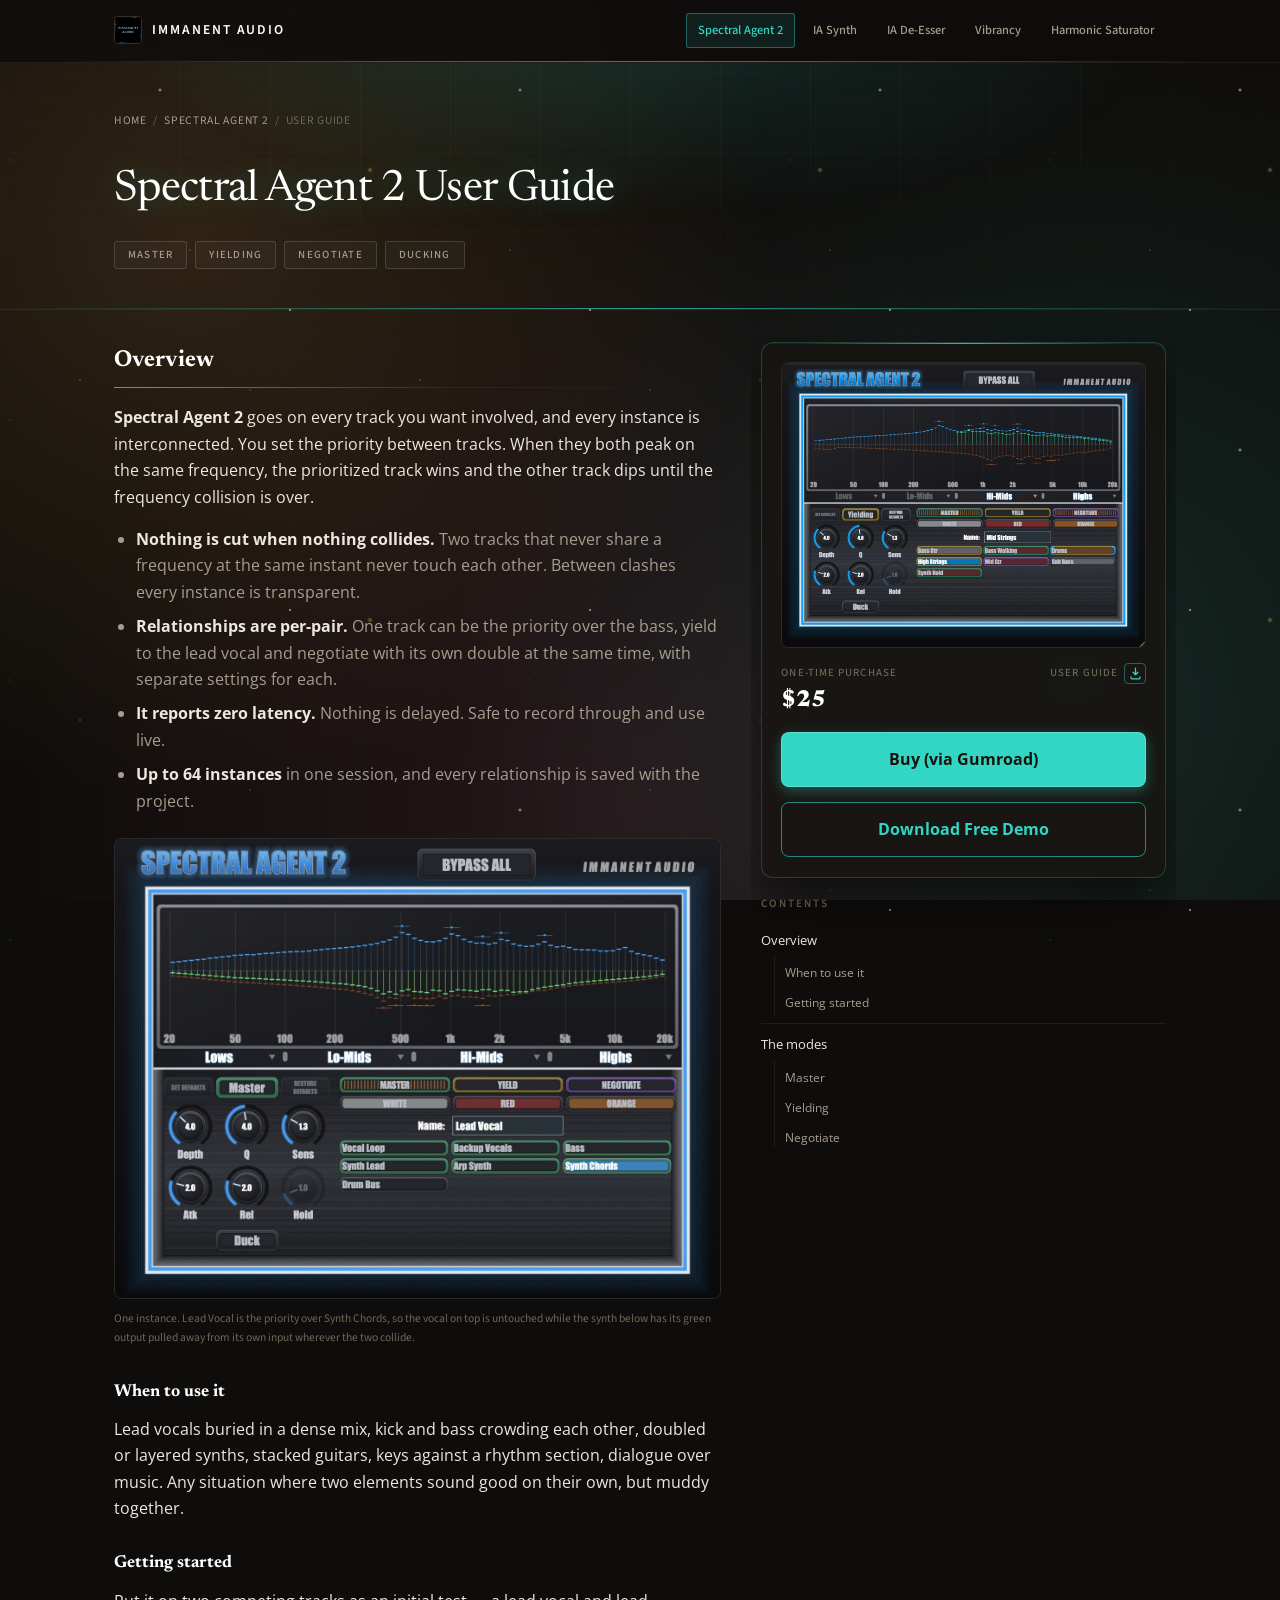
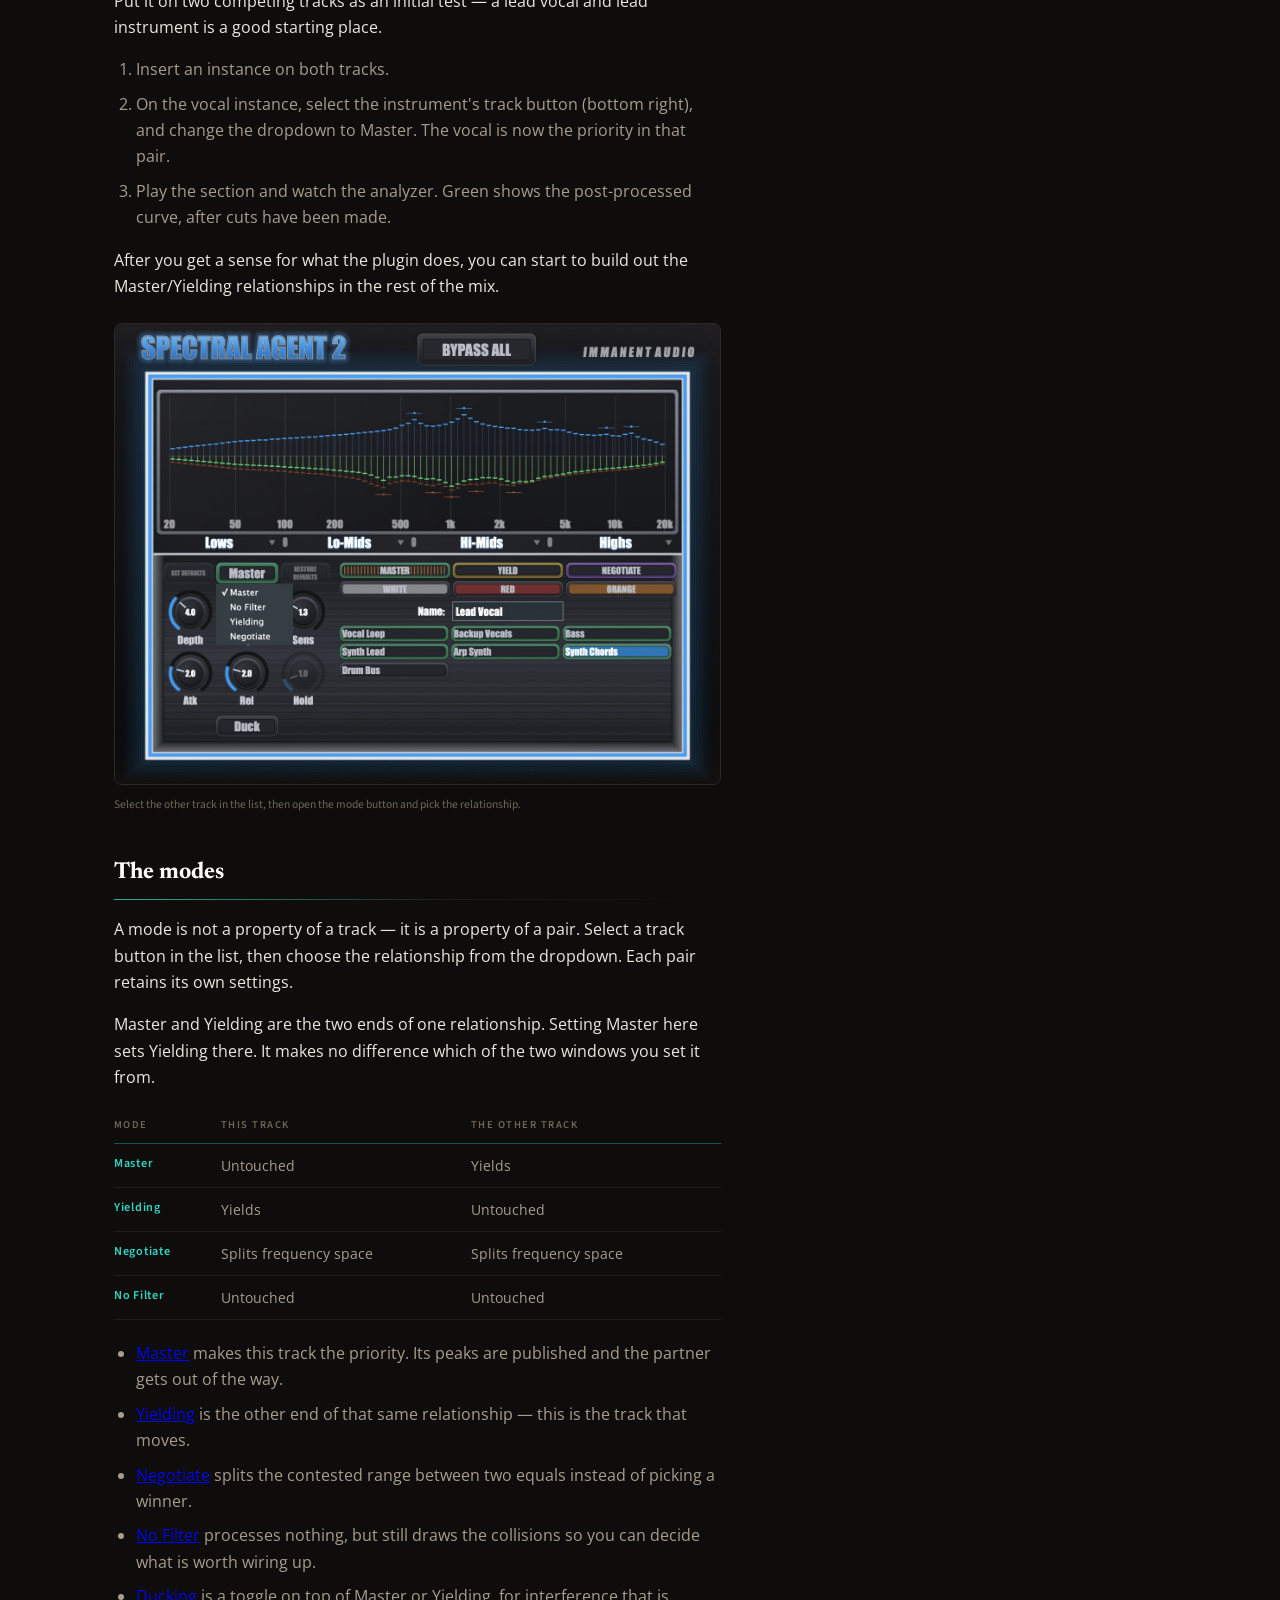
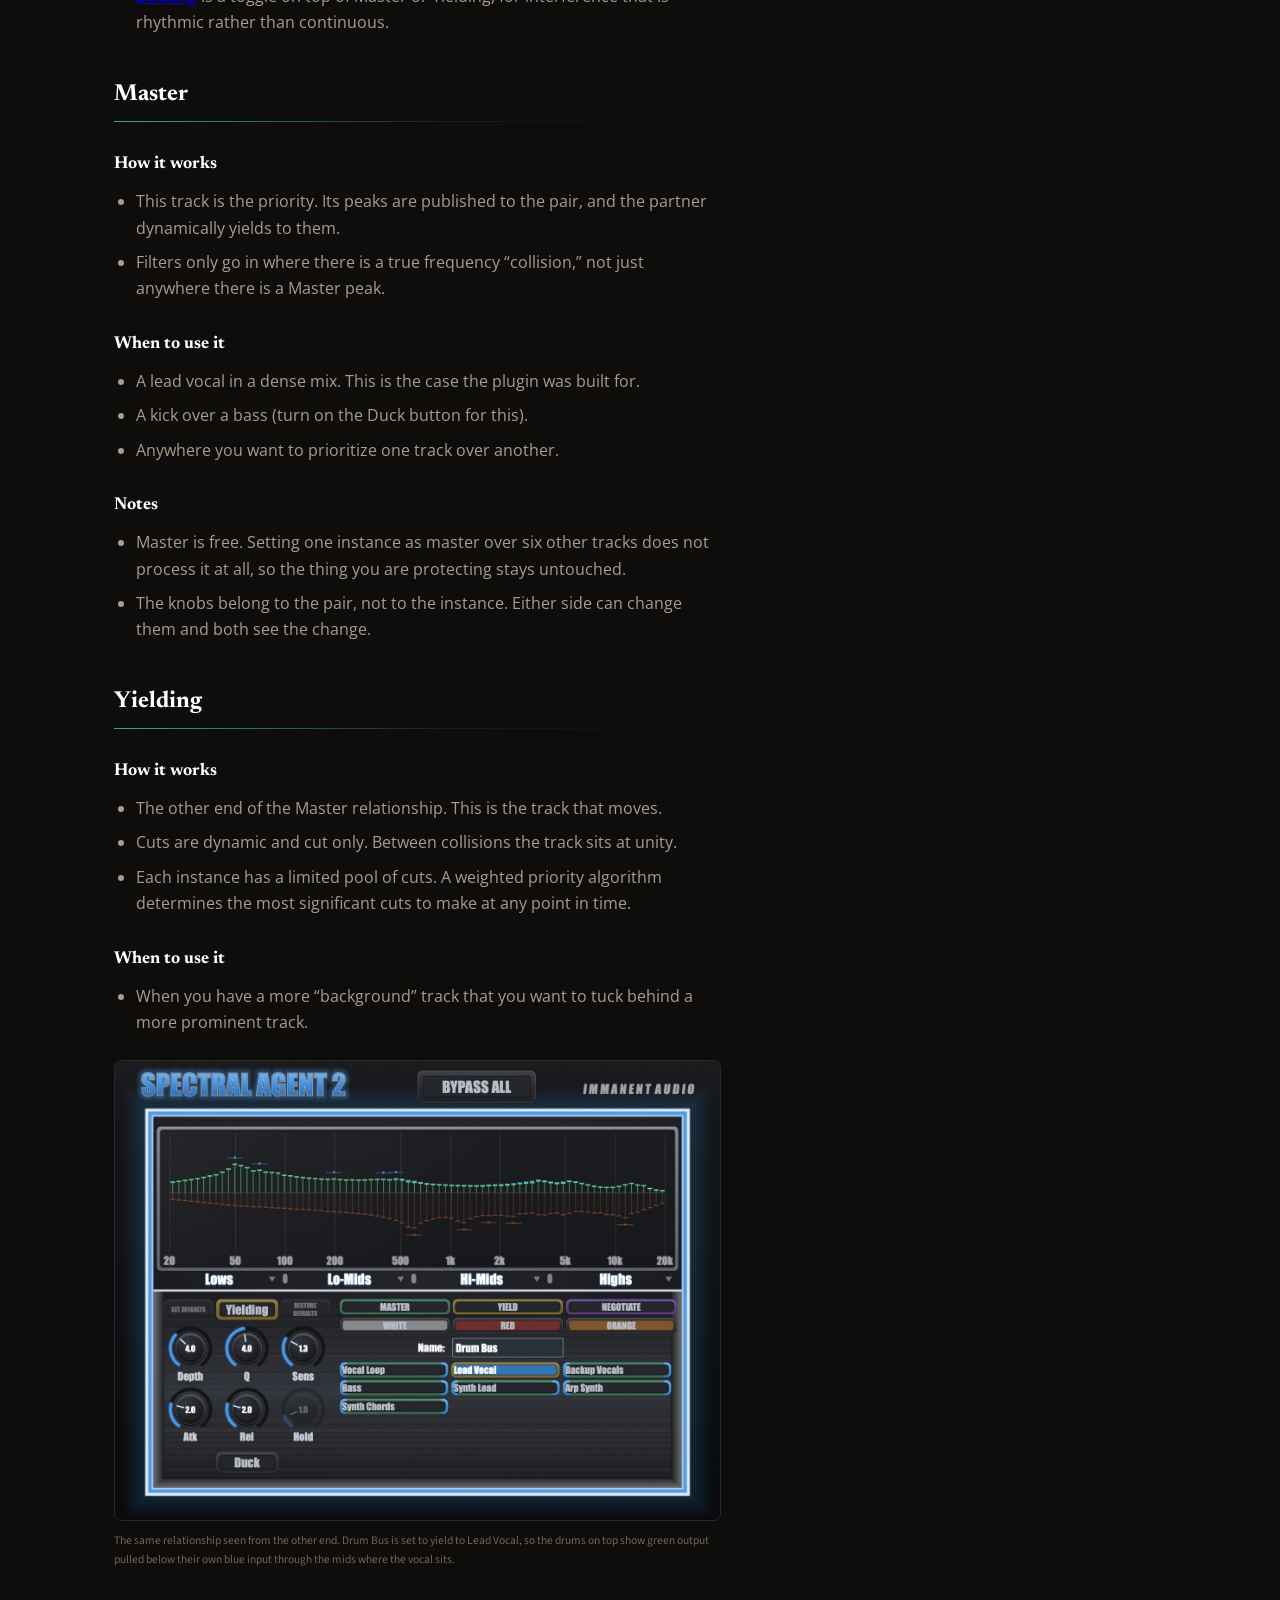
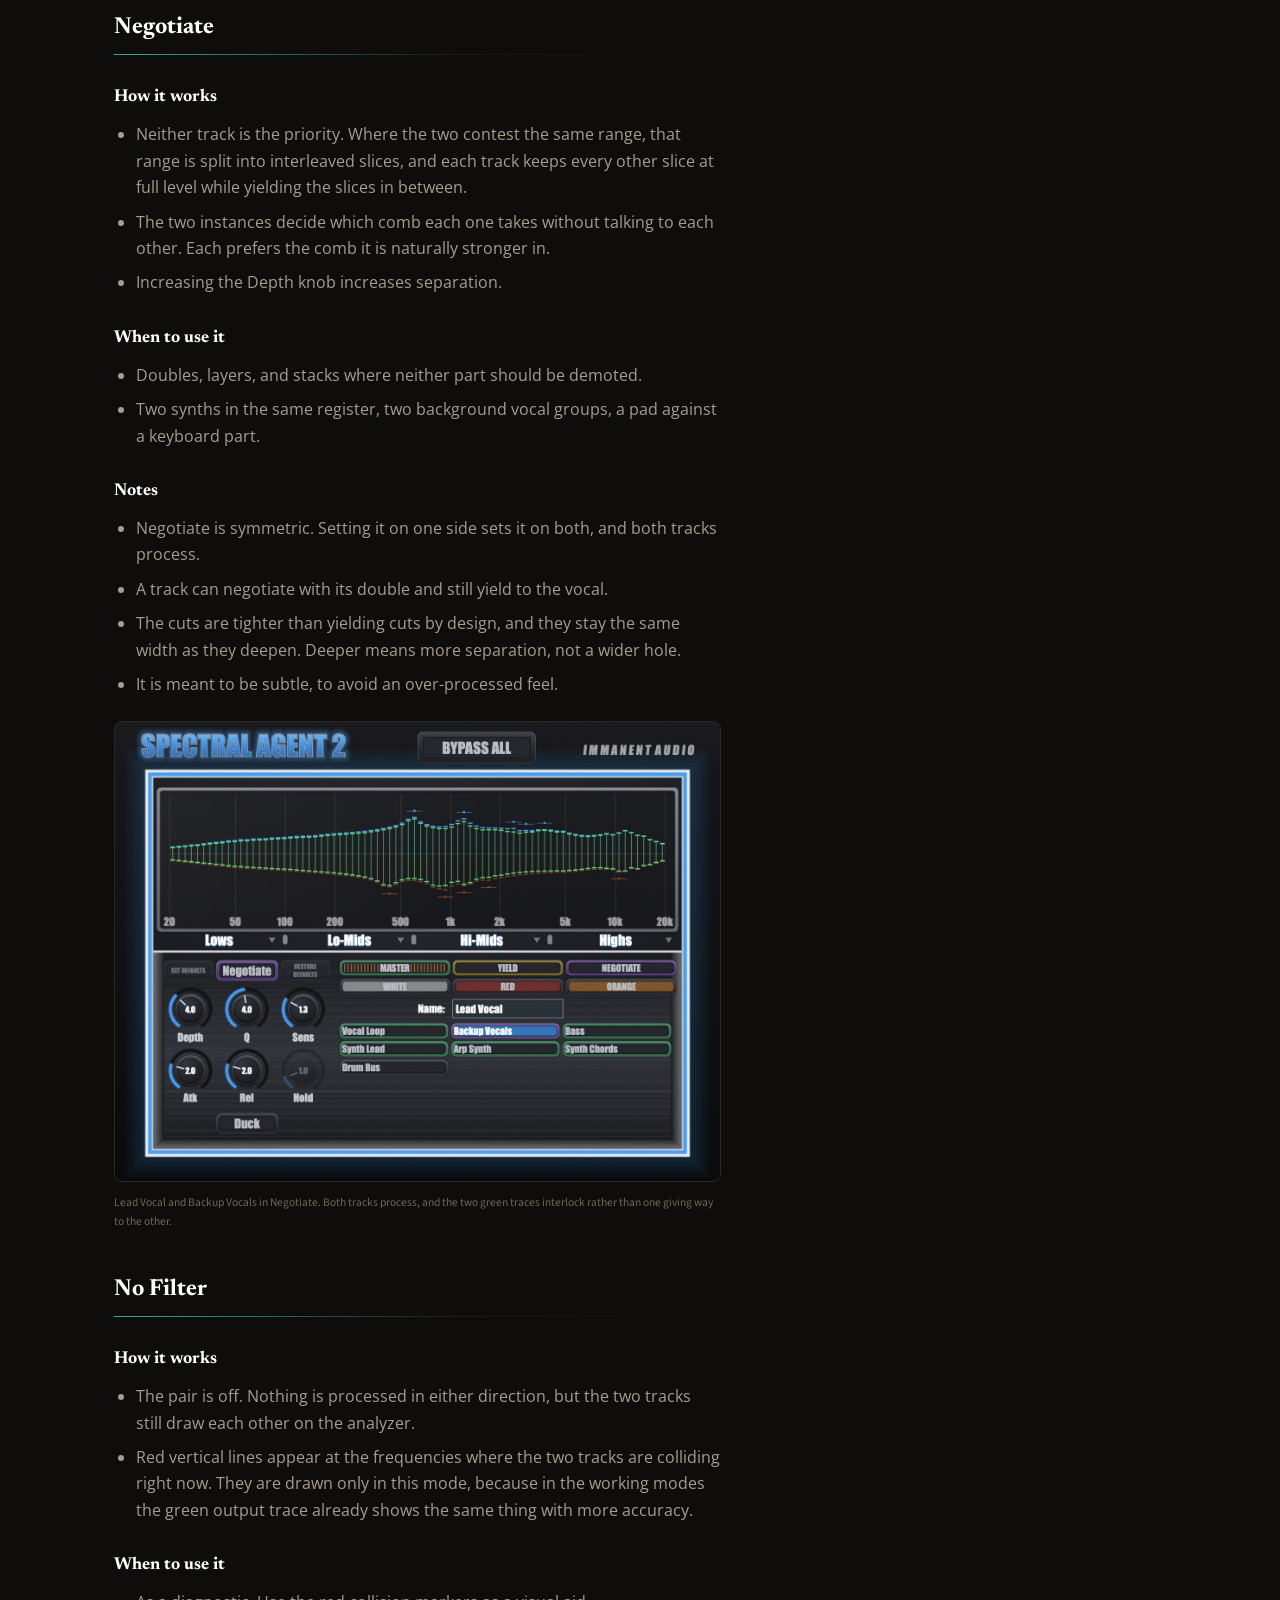
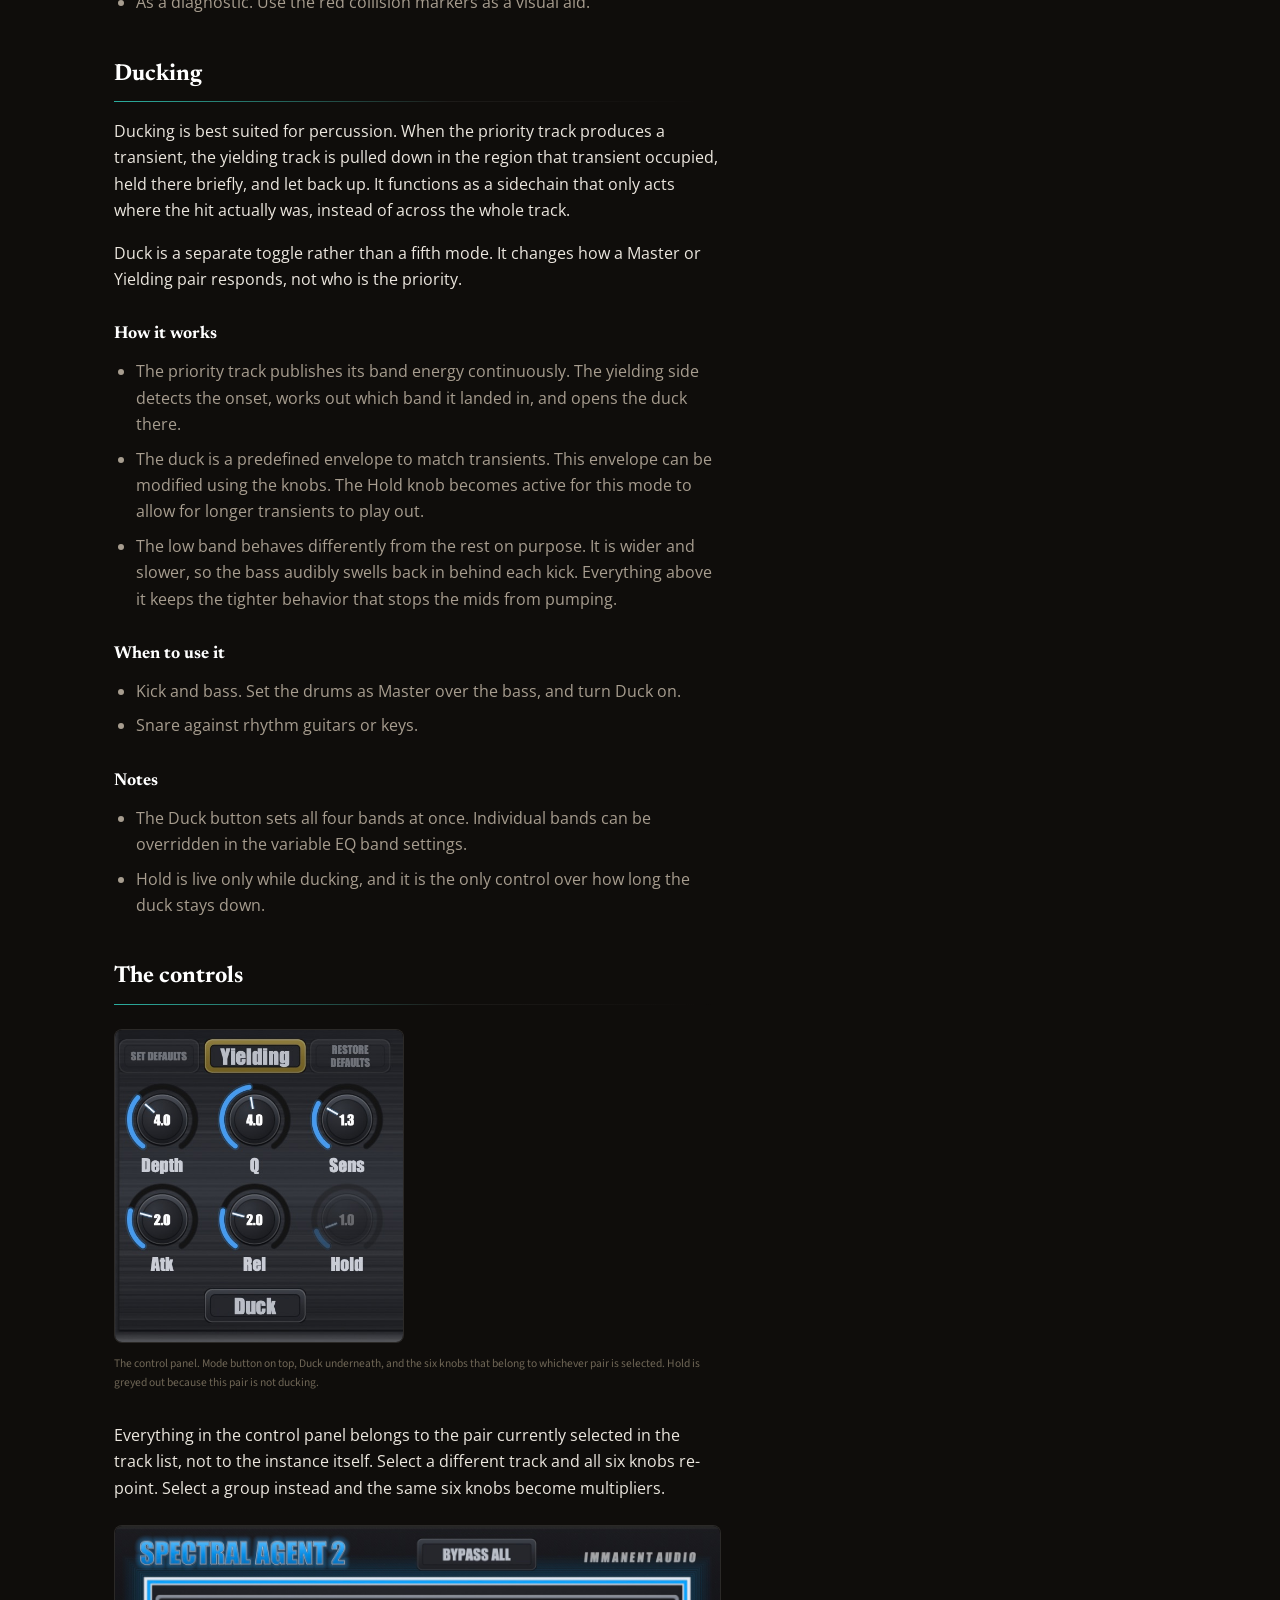
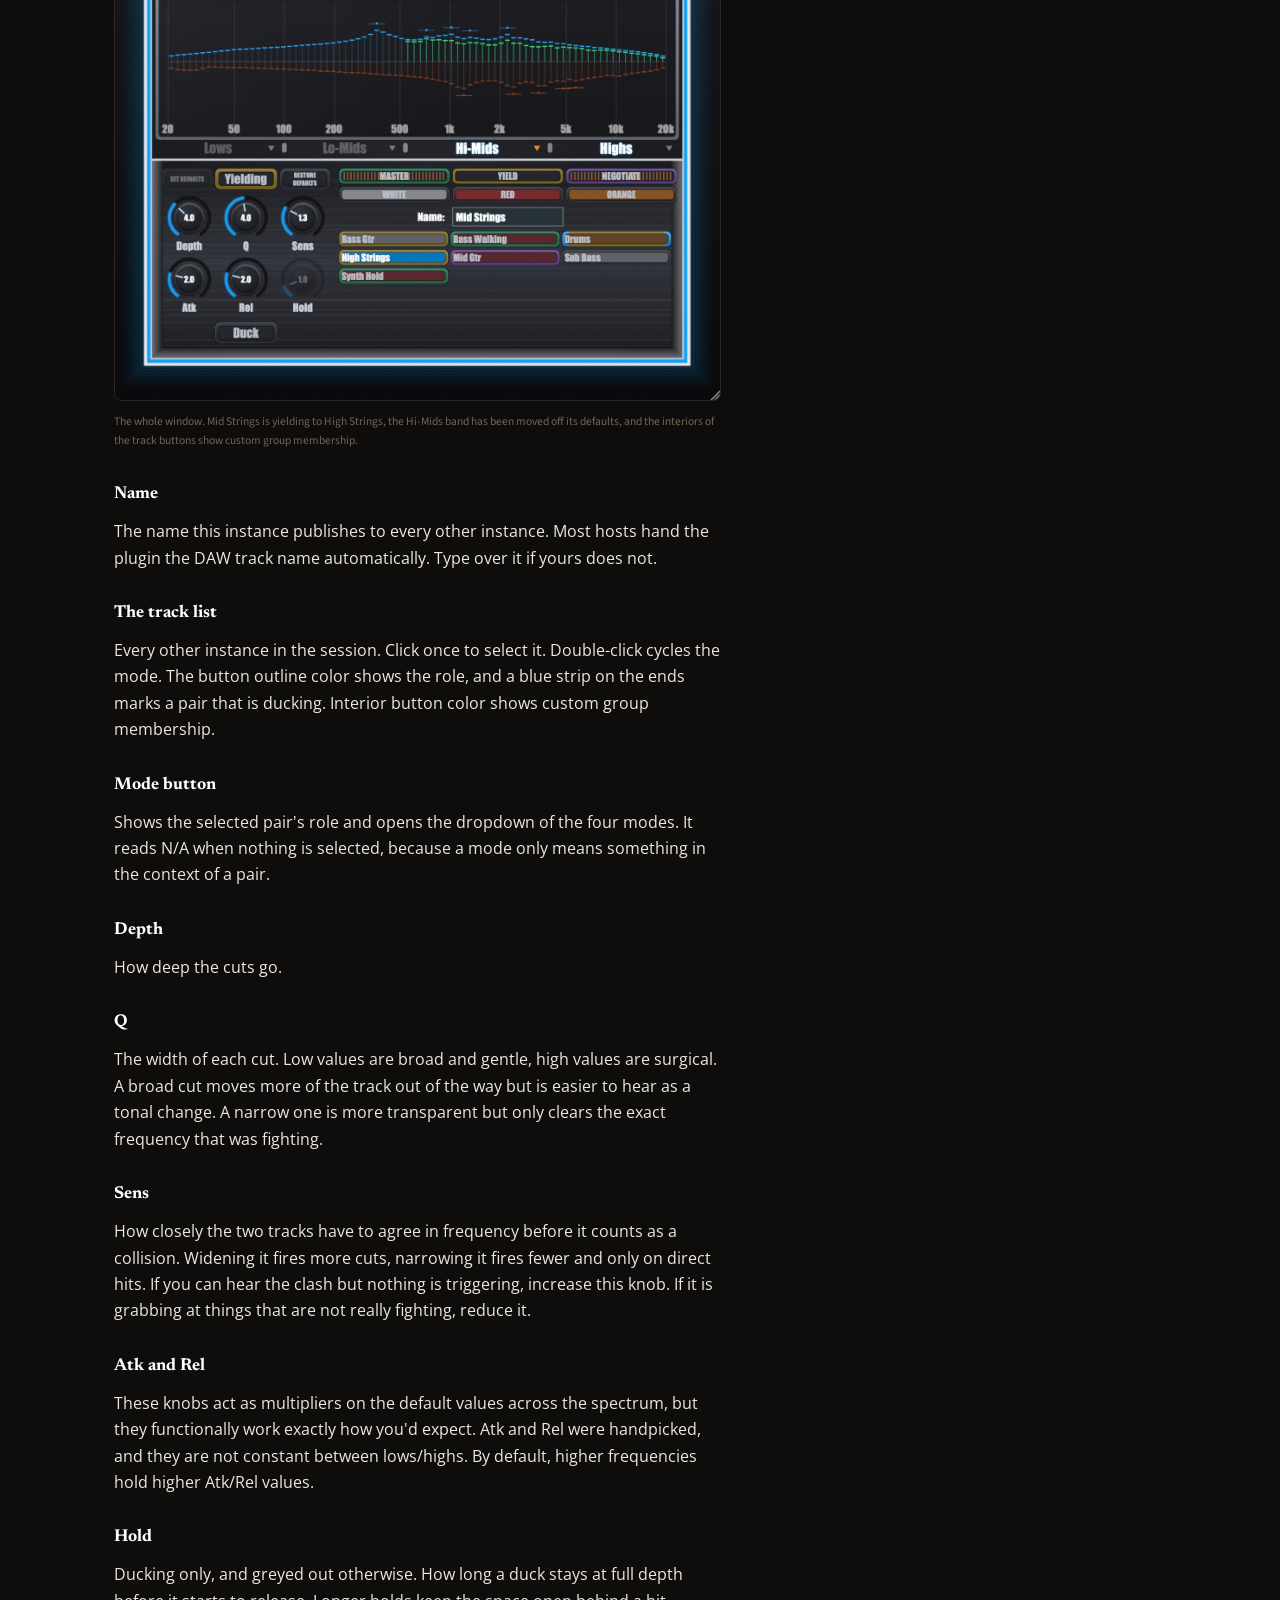
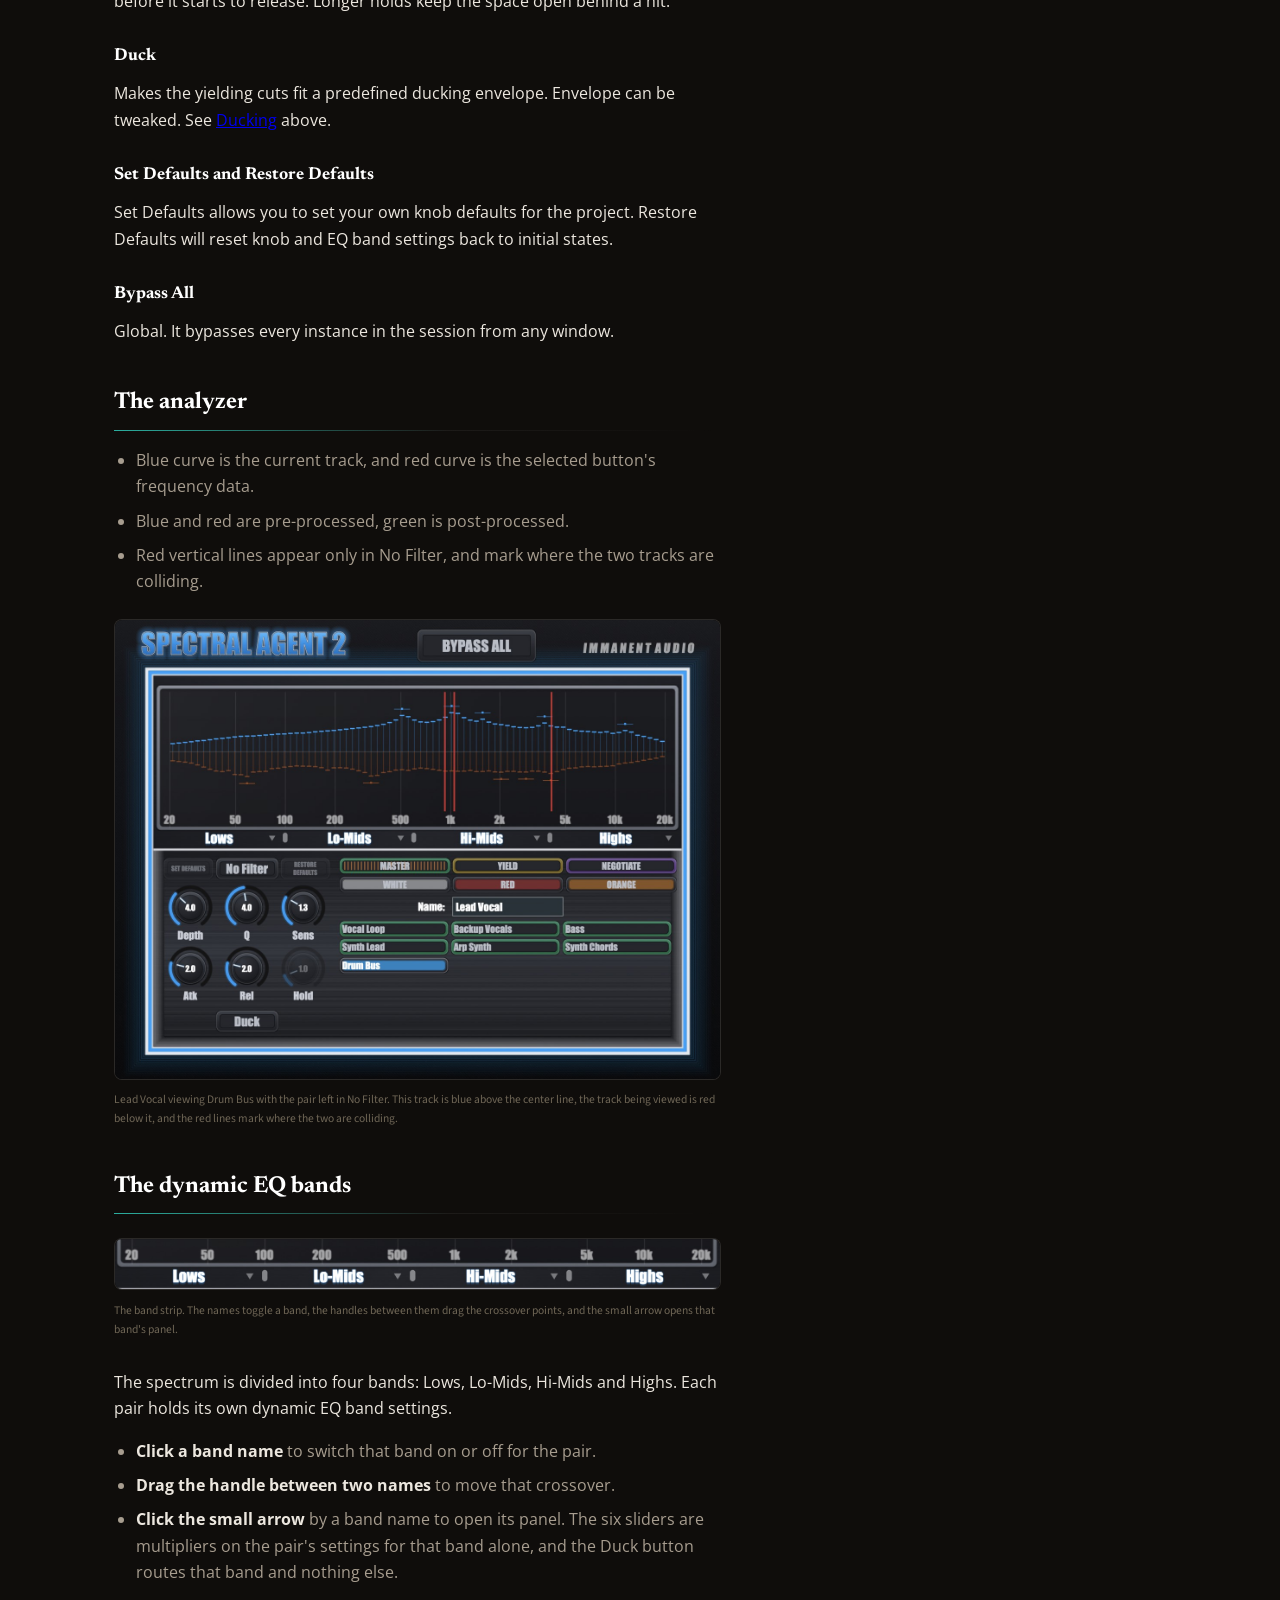
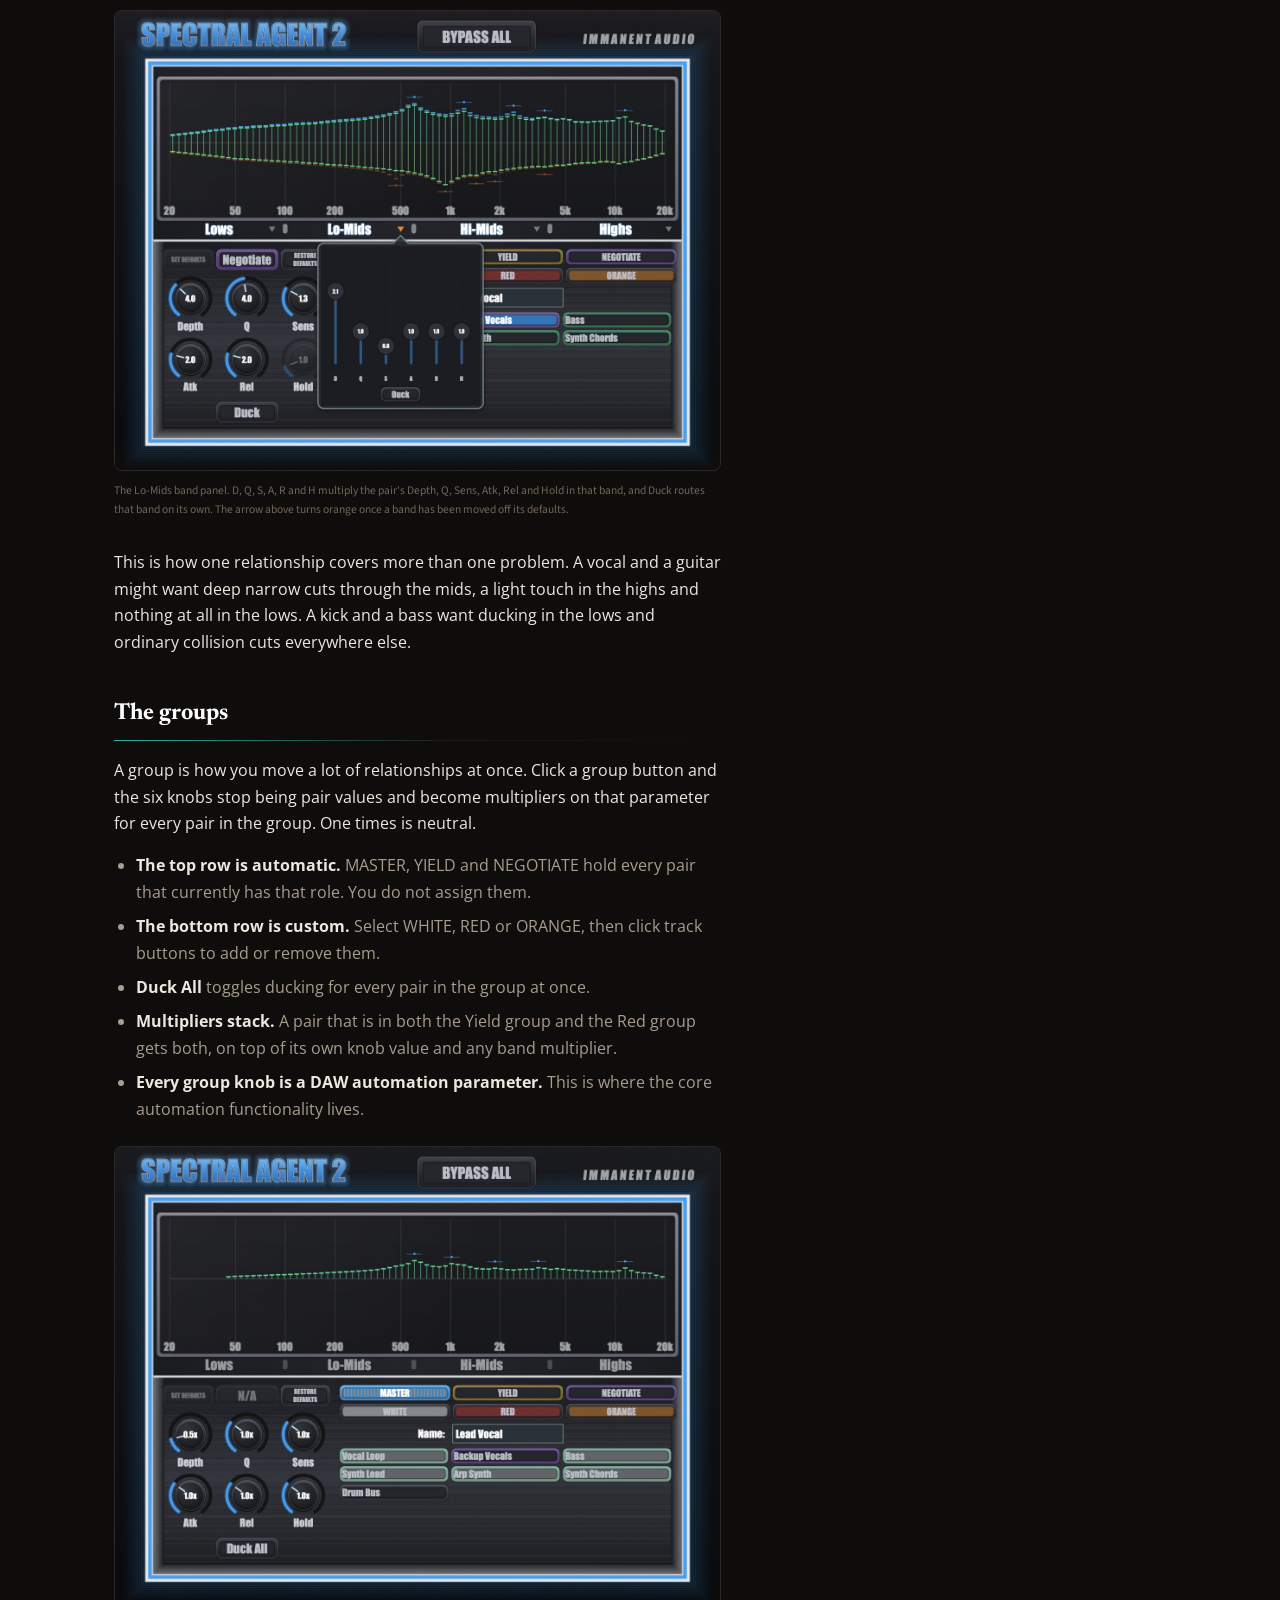
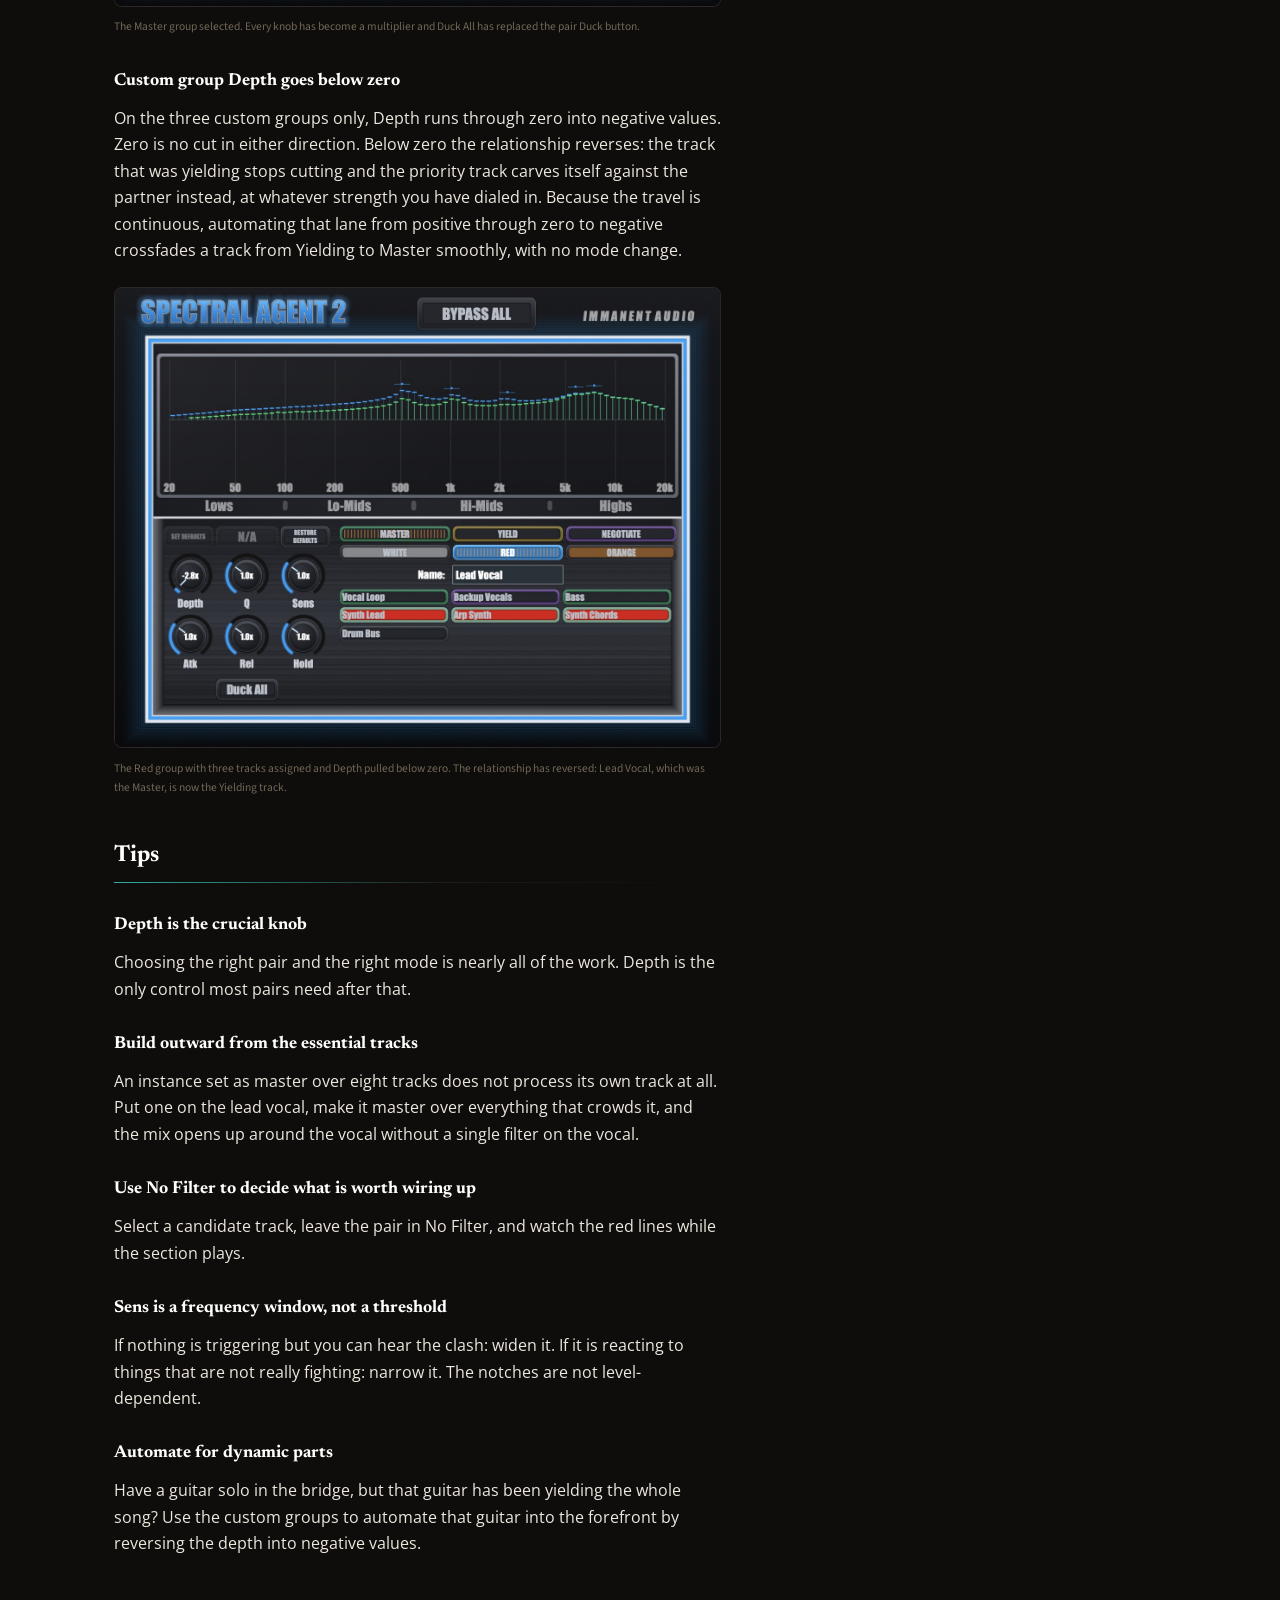
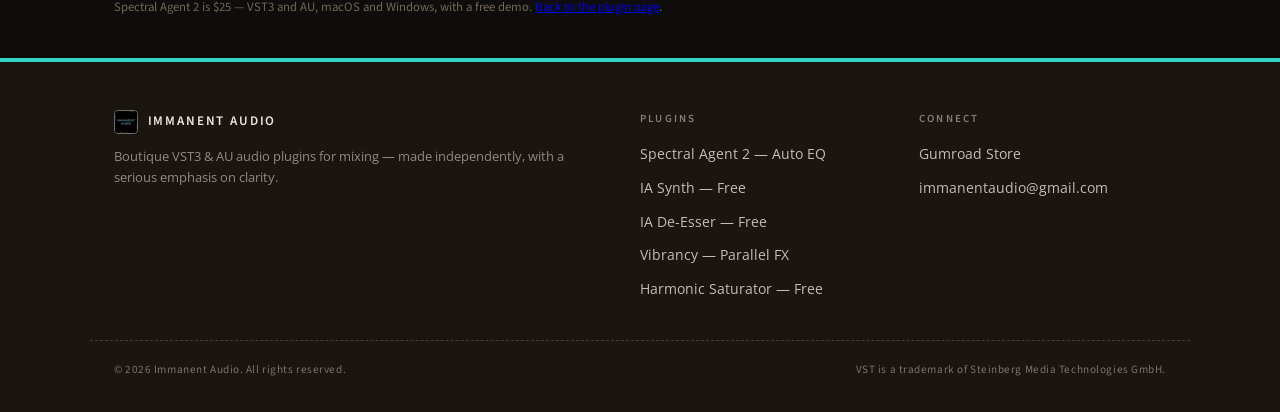
<file: spectral-agent/user-guide/index.html>
<!DOCTYPE html>
<html lang="en">
<head>
    <meta charset="UTF-8">
    <meta name="viewport" content="width=device-width, initial-scale=1.0">

    <!-- Primary SEO -->
    <title>Spectral Agent 2 User Guide — Master, Yielding, Negotiate &amp; Ducking | Immanent Audio</title>
    <meta name="description" content="The full Spectral Agent 2 user guide: how per-pair relationships work, what every knob does, and when to use Master, Yielding, Negotiate, No Filter and Ducking — plus the dynamic EQ bands and automatable groups. Read it here or download the PDF.">
    <link rel="canonical" href="https://immanentaudio.com/spectral-agent/user-guide/">

    <!-- Icons -->
    <link rel="icon" type="image/png" sizes="48x48" href="/favicon-48.png">
    <link rel="icon" type="image/png" sizes="100x100" href="/favicon.png">
    <link rel="apple-touch-icon" href="/apple-touch-icon.png">

    <!-- Open Graph / social previews -->
    <meta property="og:type" content="article">
    <meta property="og:site_name" content="Immanent Audio">
    <meta property="og:title" content="Spectral Agent 2 User Guide — Master, Yielding, Negotiate &amp; Ducking">
    <meta property="og:description" content="How per-pair relationships work, what every knob does, and when to use each mode. Read the full guide or download the PDF.">
    <meta property="og:url" content="https://immanentaudio.com/spectral-agent/user-guide/">
    <meta property="og:image" content="https://immanentaudio.com/spectral-agent/user-guide/overview.jpg">
    <meta name="twitter:card" content="summary_large_image">
    <meta name="twitter:title" content="Spectral Agent 2 User Guide — Master, Yielding, Negotiate &amp; Ducking">
    <meta name="twitter:description" content="How per-pair relationships work, what every knob does, and when to use each mode. Read the full guide or download the PDF.">
    <meta name="twitter:image" content="https://immanentaudio.com/spectral-agent/user-guide/overview.jpg">

    <!-- Fonts -->
    <link rel="preconnect" href="https://fonts.googleapis.com">
    <link rel="preconnect" href="https://fonts.gstatic.com" crossorigin>
    <link href="https://fonts.googleapis.com/css2?family=Newsreader:opsz,wght@6..72,400;6..72,500;6..72,600;6..72,700;6..72,800&family=Open+Sans:ital,wght@0,400;0,600;0,700;1,400&family=Source+Sans+3:wght@400;500;600;700&display=swap" rel="stylesheet">

    <link rel="stylesheet" href="/style.css">
    <style>
        body { --accent: #33d6c4; --accent-rgb: 51, 214, 196; }
    </style>

    <!-- Structured data -->
    <script type="application/ld+json">
    {
      "@context": "https://schema.org",
      "@graph": [
        {
          "@type": "TechArticle",
          "headline": "Spectral Agent 2 User Guide",
          "description": "How per-pair relationships work, what every control does, and when to use Master, Yielding, Negotiate, No Filter and Ducking.",
          "url": "https://immanentaudio.com/spectral-agent/user-guide/",
          "image": "https://immanentaudio.com/spectral-agent/user-guide/overview.jpg",
          "inLanguage": "en",
          "datePublished": "2026-08-25",
          "dateModified": "2026-08-25",
          "about": {
            "@type": "SoftwareApplication",
            "name": "Spectral Agent 2",
            "url": "https://immanentaudio.com/spectral-agent/",
            "applicationCategory": "MultimediaApplication",
            "applicationSubCategory": "Audio Plugin (VST3, AU)",
            "operatingSystem": "macOS, Windows"
          },
          "author": { "@type": "Organization", "name": "Immanent Audio", "url": "https://immanentaudio.com/" },
          "publisher": { "@type": "Organization", "name": "Immanent Audio", "url": "https://immanentaudio.com/" },
          "mainEntityOfPage": "https://immanentaudio.com/spectral-agent/user-guide/"
        },
        {
          "@type": "BreadcrumbList",
          "itemListElement": [
            { "@type": "ListItem", "position": 1, "name": "Home", "item": "https://immanentaudio.com/" },
            { "@type": "ListItem", "position": 2, "name": "Spectral Agent 2", "item": "https://immanentaudio.com/spectral-agent/" },
            { "@type": "ListItem", "position": 3, "name": "User Guide", "item": "https://immanentaudio.com/spectral-agent/user-guide/" }
          ]
        }
      ]
    }
    </script>
</head>
<body>

    <!-- Animated deep-space backdrop -->
    <div class="cosmos" aria-hidden="true"></div>

    <!-- Navigation -->
    <nav class="site-nav">
        <div class="nav-inner">
            <a href="/" class="nav-brand">
                <img src="/favicon.png" alt="Immanent Audio logo">
                <span>Immanent Audio</span>
            </a>
            <ul class="nav-links">
                <li><a href="/spectral-agent/" class="active">Spectral Agent 2</a></li>
                <li><a href="/synth/">IA Synth</a></li>
                <li><a href="/de-esser/">IA De-Esser</a></li>
                <li><a href="/vibrancy/">Vibrancy</a></li>
                <li><a href="/harmonic-saturator/">Harmonic Saturator</a></li>
            </ul>
        </div>
    </nav>

    <!-- Hero -->
    <header class="product-hero">
        <div class="daw-grid" aria-hidden="true"></div>
        <div class="container-wide">
            <nav class="breadcrumbs" aria-label="Breadcrumb">
                <a href="/">Home</a><span>/</span><a href="/spectral-agent/">Spectral Agent 2</a><span>/</span>User Guide
            </nav>
            <h1>Spectral Agent 2 User Guide</h1>
            <div class="chip-row">
                <span class="chip">Master</span>
                <span class="chip">Yielding</span>
                <span class="chip">Negotiate</span>
                <span class="chip">Ducking</span>
            </div>
        </div>
    </header>

    <main class="container-wide">
        <div class="grid-container">

            <!-- LEFT COLUMN: the guide -->
            <section class="guide">

                <div class="product-section">
                    <h2 id="overview">Overview</h2>
                    <p><strong>Spectral Agent 2</strong> goes on every track you want involved, and every instance is interconnected. You set the priority between tracks. When they both peak on the same frequency, the prioritized track wins and the other track dips until the frequency collision is over.</p>
                    <ul>
                        <li><strong>Nothing is cut when nothing collides.</strong> Two tracks that never share a frequency at the same instant never touch each other. Between clashes every instance is transparent.</li>
                        <li><strong>Relationships are per-pair.</strong> One track can be the priority over the bass, yield to the lead vocal and negotiate with its own double at the same time, with separate settings for each.</li>
                        <li><strong>It reports zero latency.</strong> Nothing is delayed. Safe to record through and use live.</li>
                        <li><strong>Up to 64 instances</strong> in one session, and every relationship is saved with the project.</li>
                    </ul>

                    <figure class="guide-figure">
                        <img src="/spectral-agent/user-guide/overview.jpg" width="1400" height="1062" data-full="/spectral-agent/user-guide/overview-full.jpg" alt="Spectral Agent 2 on a Lead Vocal track set as Master over Synth Chords, with the analyzer showing the vocal above the centre line and the synth below it" class="plugin-screenshot">
                        <figcaption>One instance. Lead Vocal is the priority over Synth Chords, so the vocal on top is untouched while the synth below has its green output pulled away from its own input wherever the two collide.</figcaption>
                    </figure>

                    <h3 id="when-to-use-it">When to use it</h3>
                    <p>Lead vocals buried in a dense mix, kick and bass crowding each other, doubled or layered synths, stacked guitars, keys against a rhythm section, dialogue over music. Any situation where two elements sound good on their own, but muddy together.</p>

                    <h3 id="getting-started">Getting started</h3>
                    <p>Put it on two competing tracks as an initial test — a lead vocal and lead instrument is a good starting place.</p>
                    <ol>
                        <li>Insert an instance on both tracks.</li>
                        <li>On the vocal instance, select the instrument's track button (bottom right), and change the dropdown to Master. The vocal is now the priority in that pair.</li>
                        <li>Play the section and watch the analyzer. Green shows the post-processed curve, after cuts have been made.</li>
                    </ol>
                    <p>After you get a sense for what the plugin does, you can start to build out the Master/Yielding relationships in the rest of the mix.</p>

                    <figure class="guide-figure">
                        <img src="/spectral-agent/user-guide/getting-started.jpg" width="1400" height="1062" loading="lazy" data-full="/spectral-agent/user-guide/getting-started-full.jpg" alt="The Spectral Agent 2 mode dropdown open, showing Master, No Filter, Yielding and Negotiate" class="plugin-screenshot">
                        <figcaption>Select the other track in the list, then open the mode button and pick the relationship.</figcaption>
                    </figure>
                </div>

                <div class="product-section">
                    <h2 id="the-modes">The modes</h2>
                    <p>A mode is not a property of a track — it is a property of a pair. Select a track button in the list, then choose the relationship from the dropdown. Each pair retains its own settings.</p>
                    <p>Master and Yielding are the two ends of one relationship. Setting Master here sets Yielding there. It makes no difference which of the two windows you set it from.</p>

                    <div class="table-scroll">
                        <table class="guide-table">
                            <thead>
                                <tr><th scope="col">Mode</th><th scope="col">This track</th><th scope="col">The other track</th></tr>
                            </thead>
                            <tbody>
                                <tr><th scope="row">Master</th><td>Untouched</td><td>Yields</td></tr>
                                <tr><th scope="row">Yielding</th><td>Yields</td><td>Untouched</td></tr>
                                <tr><th scope="row">Negotiate</th><td>Splits frequency space</td><td>Splits frequency space</td></tr>
                                <tr><th scope="row">No Filter</th><td>Untouched</td><td>Untouched</td></tr>
                            </tbody>
                        </table>
                    </div>

                    <ul>
                        <li><a href="#master">Master</a> makes this track the priority. Its peaks are published and the partner gets out of the way.</li>
                        <li><a href="#yielding">Yielding</a> is the other end of that same relationship — this is the track that moves.</li>
                        <li><a href="#negotiate">Negotiate</a> splits the contested range between two equals instead of picking a winner.</li>
                        <li><a href="#no-filter">No Filter</a> processes nothing, but still draws the collisions so you can decide what is worth wiring up.</li>
                        <li><a href="#ducking">Ducking</a> is a toggle on top of Master or Yielding, for interference that is rhythmic rather than continuous.</li>
                    </ul>
                </div>

                <div class="product-section">
                    <h2 id="master">Master</h2>

                    <h3 id="master-how-it-works">How it works</h3>
                    <ul>
                        <li>This track is the priority. Its peaks are published to the pair, and the partner dynamically yields to them.</li>
                        <li>Filters only go in where there is a true frequency &ldquo;collision,&rdquo; not just anywhere there is a Master peak.</li>
                    </ul>

                    <h3 id="master-when-to-use-it">When to use it</h3>
                    <ul>
                        <li>A lead vocal in a dense mix. This is the case the plugin was built for.</li>
                        <li>A kick over a bass (turn on the Duck button for this).</li>
                        <li>Anywhere you want to prioritize one track over another.</li>
                    </ul>

                    <h3 id="master-notes">Notes</h3>
                    <ul>
                        <li>Master is free. Setting one instance as master over six other tracks does not process it at all, so the thing you are protecting stays untouched.</li>
                        <li>The knobs belong to the pair, not to the instance. Either side can change them and both see the change.</li>
                    </ul>
                </div>

                <div class="product-section">
                    <h2 id="yielding">Yielding</h2>

                    <h3 id="yielding-how-it-works">How it works</h3>
                    <ul>
                        <li>The other end of the Master relationship. This is the track that moves.</li>
                        <li>Cuts are dynamic and cut only. Between collisions the track sits at unity.</li>
                        <li>Each instance has a limited pool of cuts. A weighted priority algorithm determines the most significant cuts to make at any point in time.</li>
                    </ul>

                    <h3 id="yielding-when-to-use-it">When to use it</h3>
                    <ul>
                        <li>When you have a more &ldquo;background&rdquo; track that you want to tuck behind a more prominent track.</li>
                    </ul>

                    <figure class="guide-figure">
                        <img src="/spectral-agent/user-guide/yielding.jpg" width="1400" height="1062" loading="lazy" data-full="/spectral-agent/user-guide/yielding-full.jpg" alt="Spectral Agent 2 on a Drum Bus set to Yielding against Lead Vocal, with the green output pulled below the blue input through the mids" class="plugin-screenshot">
                        <figcaption>The same relationship seen from the other end. Drum Bus is set to yield to Lead Vocal, so the drums on top show green output pulled below their own blue input through the mids where the vocal sits.</figcaption>
                    </figure>
                </div>

                <div class="product-section">
                    <h2 id="negotiate">Negotiate</h2>

                    <h3 id="negotiate-how-it-works">How it works</h3>
                    <ul>
                        <li>Neither track is the priority. Where the two contest the same range, that range is split into interleaved slices, and each track keeps every other slice at full level while yielding the slices in between.</li>
                        <li>The two instances decide which comb each one takes without talking to each other. Each prefers the comb it is naturally stronger in.</li>
                        <li>Increasing the Depth knob increases separation.</li>
                    </ul>

                    <h3 id="negotiate-when-to-use-it">When to use it</h3>
                    <ul>
                        <li>Doubles, layers, and stacks where neither part should be demoted.</li>
                        <li>Two synths in the same register, two background vocal groups, a pad against a keyboard part.</li>
                    </ul>

                    <h3 id="negotiate-notes">Notes</h3>
                    <ul>
                        <li>Negotiate is symmetric. Setting it on one side sets it on both, and both tracks process.</li>
                        <li>A track can negotiate with its double and still yield to the vocal.</li>
                        <li>The cuts are tighter than yielding cuts by design, and they stay the same width as they deepen. Deeper means more separation, not a wider hole.</li>
                        <li>It is meant to be subtle, to avoid an over-processed feel.</li>
                    </ul>

                    <figure class="guide-figure">
                        <img src="/spectral-agent/user-guide/negotiate.jpg" width="1400" height="1062" loading="lazy" data-full="/spectral-agent/user-guide/negotiate-full.jpg" alt="Spectral Agent 2 with Lead Vocal and Backup Vocals set to Negotiate, both green output traces interlocking on the analyzer" class="plugin-screenshot">
                        <figcaption>Lead Vocal and Backup Vocals in Negotiate. Both tracks process, and the two green traces interlock rather than one giving way to the other.</figcaption>
                    </figure>
                </div>

                <div class="product-section">
                    <h2 id="no-filter">No Filter</h2>

                    <h3 id="no-filter-how-it-works">How it works</h3>
                    <ul>
                        <li>The pair is off. Nothing is processed in either direction, but the two tracks still draw each other on the analyzer.</li>
                        <li>Red vertical lines appear at the frequencies where the two tracks are colliding right now. They are drawn only in this mode, because in the working modes the green output trace already shows the same thing with more accuracy.</li>
                    </ul>

                    <h3 id="no-filter-when-to-use-it">When to use it</h3>
                    <ul>
                        <li>As a diagnostic. Use the red collision markers as a visual aid.</li>
                    </ul>
                </div>

                <div class="product-section">
                    <h2 id="ducking">Ducking</h2>
                    <p>Ducking is best suited for percussion. When the priority track produces a transient, the yielding track is pulled down in the region that transient occupied, held there briefly, and let back up. It functions as a sidechain that only acts where the hit actually was, instead of across the whole track.</p>
                    <p>Duck is a separate toggle rather than a fifth mode. It changes how a Master or Yielding pair responds, not who is the priority.</p>

                    <h3 id="ducking-how-it-works">How it works</h3>
                    <ul>
                        <li>The priority track publishes its band energy continuously. The yielding side detects the onset, works out which band it landed in, and opens the duck there.</li>
                        <li>The duck is a predefined envelope to match transients. This envelope can be modified using the knobs. The Hold knob becomes active for this mode to allow for longer transients to play out.</li>
                        <li>The low band behaves differently from the rest on purpose. It is wider and slower, so the bass audibly swells back in behind each kick. Everything above it keeps the tighter behavior that stops the mids from pumping.</li>
                    </ul>

                    <h3 id="ducking-when-to-use-it">When to use it</h3>
                    <ul>
                        <li>Kick and bass. Set the drums as Master over the bass, and turn Duck on.</li>
                        <li>Snare against rhythm guitars or keys.</li>
                    </ul>

                    <h3 id="ducking-notes">Notes</h3>
                    <ul>
                        <li>The Duck button sets all four bands at once. Individual bands can be overridden in the variable EQ band settings.</li>
                        <li>Hold is live only while ducking, and it is the only control over how long the duck stays down.</li>
                    </ul>
                </div>

                <div class="product-section">
                    <h2 id="the-controls">The controls</h2>

                    <figure class="guide-figure is-slot">
                        <img src="/spectral-agent/user-guide/control-panel.jpg" width="530" height="575" alt="The Spectral Agent 2 control panel: the mode button reading Yielding, the Depth, Q, Sens, Atk, Rel and Hold knobs, and the Duck button">
                        <figcaption>The control panel. Mode button on top, Duck underneath, and the six knobs that belong to whichever pair is selected. Hold is greyed out because this pair is not ducking.</figcaption>
                    </figure>

                    <p>Everything in the control panel belongs to the pair currently selected in the track list, not to the instance itself. Select a different track and all six knobs re-point. Select a group instead and the same six knobs become multipliers.</p>

                    <figure class="guide-figure">
                        <img src="/spectral-agent/spectral-agent-2.jpg" width="1400" height="1097" loading="lazy" data-full="/spectral-agent/spectral-agent-2-full.jpg" alt="The full Spectral Agent 2 interface: analyzer on top, band strip beneath it, and the control panel, group buttons and track list below" class="plugin-screenshot">
                        <figcaption>The whole window. Mid Strings is yielding to High Strings, the Hi-Mids band has been moved off its defaults, and the interiors of the track buttons show custom group membership.</figcaption>
                    </figure>

                    <h3 id="name">Name</h3>
                    <p>The name this instance publishes to every other instance. Most hosts hand the plugin the DAW track name automatically. Type over it if yours does not.</p>

                    <h3 id="the-track-list">The track list</h3>
                    <p>Every other instance in the session. Click once to select it. Double-click cycles the mode. The button outline color shows the role, and a blue strip on the ends marks a pair that is ducking. Interior button color shows custom group membership.</p>

                    <h3 id="mode-button">Mode button</h3>
                    <p>Shows the selected pair's role and opens the dropdown of the four modes. It reads N/A when nothing is selected, because a mode only means something in the context of a pair.</p>

                    <h3 id="depth">Depth</h3>
                    <p>How deep the cuts go.</p>

                    <h3 id="q">Q</h3>
                    <p>The width of each cut. Low values are broad and gentle, high values are surgical. A broad cut moves more of the track out of the way but is easier to hear as a tonal change. A narrow one is more transparent but only clears the exact frequency that was fighting.</p>

                    <h3 id="sens">Sens</h3>
                    <p>How closely the two tracks have to agree in frequency before it counts as a collision. Widening it fires more cuts, narrowing it fires fewer and only on direct hits. If you can hear the clash but nothing is triggering, increase this knob. If it is grabbing at things that are not really fighting, reduce it.</p>

                    <h3 id="atk-and-rel">Atk and Rel</h3>
                    <p>These knobs act as multipliers on the default values across the spectrum, but they functionally work exactly how you'd expect. Atk and Rel were handpicked, and they are not constant between lows/highs. By default, higher frequencies hold higher Atk/Rel values.</p>

                    <h3 id="hold">Hold</h3>
                    <p>Ducking only, and greyed out otherwise. How long a duck stays at full depth before it starts to release. Longer holds keep the space open behind a hit.</p>

                    <h3 id="duck">Duck</h3>
                    <p>Makes the yielding cuts fit a predefined ducking envelope. Envelope can be tweaked. See <a href="#ducking">Ducking</a> above.</p>

                    <h3 id="set-and-restore-defaults">Set Defaults and Restore Defaults</h3>
                    <p>Set Defaults allows you to set your own knob defaults for the project. Restore Defaults will reset knob and EQ band settings back to initial states.</p>

                    <h3 id="bypass-all">Bypass All</h3>
                    <p>Global. It bypasses every instance in the session from any window.</p>
                </div>

                <div class="product-section">
                    <h2 id="the-analyzer">The analyzer</h2>
                    <ul>
                        <li>Blue curve is the current track, and red curve is the selected button's frequency data.</li>
                        <li>Blue and red are pre-processed, green is post-processed.</li>
                        <li>Red vertical lines appear only in No Filter, and mark where the two tracks are colliding.</li>
                    </ul>

                    <figure class="guide-figure">
                        <img src="/spectral-agent/user-guide/analyzer.jpg" width="1400" height="1062" loading="lazy" data-full="/spectral-agent/user-guide/analyzer-full.jpg" alt="The Spectral Agent 2 analyzer with Lead Vocal above the centre line, Drum Bus below it, and red vertical lines marking the collisions" class="plugin-screenshot">
                        <figcaption>Lead Vocal viewing Drum Bus with the pair left in No Filter. This track is blue above the center line, the track being viewed is red below it, and the red lines mark where the two are colliding.</figcaption>
                    </figure>
                </div>

                <div class="product-section">
                    <h2 id="the-dynamic-eq-bands">The dynamic EQ bands</h2>

                    <figure class="guide-figure is-wide-crop">
                        <img src="/spectral-agent/user-guide/bands.jpg" width="1400" height="115" loading="lazy" alt="The Spectral Agent 2 band strip: Lows, Lo-Mids, Hi-Mids and Highs, with crossover handles between them">
                        <figcaption>The band strip. The names toggle a band, the handles between them drag the crossover points, and the small arrow opens that band's panel.</figcaption>
                    </figure>

                    <p>The spectrum is divided into four bands: Lows, Lo-Mids, Hi-Mids and Highs. Each pair holds its own dynamic EQ band settings.</p>
                    <ul>
                        <li><strong>Click a band name</strong> to switch that band on or off for the pair.</li>
                        <li><strong>Drag the handle between two names</strong> to move that crossover.</li>
                        <li><strong>Click the small arrow</strong> by a band name to open its panel. The six sliders are multipliers on the pair's settings for that band alone, and the Duck button routes that band and nothing else.</li>
                    </ul>

                    <figure class="guide-figure">
                        <img src="/spectral-agent/user-guide/band-panel.jpg" width="1400" height="1062" loading="lazy" data-full="/spectral-agent/user-guide/band-panel-full.jpg" alt="The Lo-Mids band panel open in Spectral Agent 2, showing the D, Q, S, A, R and H sliders and a Duck button" class="plugin-screenshot">
                        <figcaption>The Lo-Mids band panel. D, Q, S, A, R and H multiply the pair's Depth, Q, Sens, Atk, Rel and Hold in that band, and Duck routes that band on its own. The arrow above turns orange once a band has been moved off its defaults.</figcaption>
                    </figure>

                    <p>This is how one relationship covers more than one problem. A vocal and a guitar might want deep narrow cuts through the mids, a light touch in the highs and nothing at all in the lows. A kick and a bass want ducking in the lows and ordinary collision cuts everywhere else.</p>
                </div>

                <div class="product-section">
                    <h2 id="the-groups">The groups</h2>
                    <p>A group is how you move a lot of relationships at once. Click a group button and the six knobs stop being pair values and become multipliers on that parameter for every pair in the group. One times is neutral.</p>
                    <ul>
                        <li><strong>The top row is automatic.</strong> MASTER, YIELD and NEGOTIATE hold every pair that currently has that role. You do not assign them.</li>
                        <li><strong>The bottom row is custom.</strong> Select WHITE, RED or ORANGE, then click track buttons to add or remove them.</li>
                        <li><strong>Duck All</strong> toggles ducking for every pair in the group at once.</li>
                        <li><strong>Multipliers stack.</strong> A pair that is in both the Yield group and the Red group gets both, on top of its own knob value and any band multiplier.</li>
                        <li><strong>Every group knob is a DAW automation parameter.</strong> This is where the core automation functionality lives.</li>
                    </ul>

                    <figure class="guide-figure">
                        <img src="/spectral-agent/user-guide/groups.jpg" width="1400" height="1062" loading="lazy" data-full="/spectral-agent/user-guide/groups-full.jpg" alt="The Master group selected in Spectral Agent 2, with every knob showing a multiplier value and a Duck All button" class="plugin-screenshot">
                        <figcaption>The Master group selected. Every knob has become a multiplier and Duck All has replaced the pair Duck button.</figcaption>
                    </figure>

                    <h3 id="custom-group-depth">Custom group Depth goes below zero</h3>
                    <p>On the three custom groups only, Depth runs through zero into negative values. Zero is no cut in either direction. Below zero the relationship reverses: the track that was yielding stops cutting and the priority track carves itself against the partner instead, at whatever strength you have dialed in. Because the travel is continuous, automating that lane from positive through zero to negative crossfades a track from Yielding to Master smoothly, with no mode change.</p>

                    <figure class="guide-figure">
                        <img src="/spectral-agent/user-guide/red-group.jpg" width="1400" height="1062" loading="lazy" data-full="/spectral-agent/user-guide/red-group-full.jpg" alt="The Red group in Spectral Agent 2 with three tracks assigned and the Depth knob pulled to minus 2.8x" class="plugin-screenshot">
                        <figcaption>The Red group with three tracks assigned and Depth pulled below zero. The relationship has reversed: Lead Vocal, which was the Master, is now the Yielding track.</figcaption>
                    </figure>
                </div>

                <div class="product-section">
                    <h2 id="tips">Tips</h2>

                    <h3 id="tip-depth">Depth is the crucial knob</h3>
                    <p>Choosing the right pair and the right mode is nearly all of the work. Depth is the only control most pairs need after that.</p>

                    <h3 id="tip-build-outward">Build outward from the essential tracks</h3>
                    <p>An instance set as master over eight tracks does not process its own track at all. Put one on the lead vocal, make it master over everything that crowds it, and the mix opens up around the vocal without a single filter on the vocal.</p>

                    <h3 id="tip-no-filter">Use No Filter to decide what is worth wiring up</h3>
                    <p>Select a candidate track, leave the pair in No Filter, and watch the red lines while the section plays.</p>

                    <h3 id="tip-sens">Sens is a frequency window, not a threshold</h3>
                    <p>If nothing is triggering but you can hear the clash: widen it. If it is reacting to things that are not really fighting: narrow it. The notches are not level-dependent.</p>

                    <h3 id="tip-automate">Automate for dynamic parts</h3>
                    <p>Have a guitar solo in the bridge, but that guitar has been yielding the whole song? Use the custom groups to automate that guitar into the forefront by reversing the depth into negative values.</p>
                </div>

                <div class="product-section">
                    <p class="muted">Spectral Agent 2 is $25 — VST3 and AU, macOS and Windows, with a free demo. <a href="/spectral-agent/">Back to the plugin page</a>.</p>
                </div>

            </section>

            <!-- RIGHT COLUMN: buy + contents -->
            <aside>
                <div class="sidebar-sticky is-guide">
                    <!-- Same card as the plugin page, minus the reviews. -->
                    <div class="sidebar-card">
                        <img src="/spectral-agent/spectral-agent-2.jpg" data-full="/spectral-agent/spectral-agent-2-full.jpg" alt="Spectral Agent 2 plugin interface showing the frequency analyzer, unmasking controls and track list" class="plugin-screenshot">

                        <div class="sidebar-buy-row">
                            <p class="sidebar-price"><small>One-time purchase</small>$25</p>
                            <span class="sidebar-guide">
                                <span class="is-current" aria-current="page">User Guide</span>
                                <a href="/spectral-agent/spectral-agent-2-user-guide.pdf" class="sidebar-guide-dl" download title="Download the PDF" aria-label="Download the user guide as a PDF">
                                    <svg viewBox="0 0 16 16" width="13" height="13" aria-hidden="true" focusable="false">
                                        <path d="M8 1.5v8m0 0 3-3m-3 3-3-3M2.5 12v1.5A1 1 0 0 0 3.5 14.5h9a1 1 0 0 0 1-1V12" fill="none" stroke="currentColor" stroke-width="1.5" stroke-linecap="round" stroke-linejoin="round"/>
                                    </svg>
                                </a>
                            </span>
                        </div>

                        <a href="https://immanentaudio.gumroad.com/l/ozydcb" class="cta-button" target="_blank" rel="noopener">Buy (via Gumroad)</a>
                        <a href="https://immanentaudio.gumroad.com/l/januaf" class="cta-button cta-demo" target="_blank" rel="noopener">Download Free Demo</a>
                    </div>

                    <nav class="guide-toc" aria-label="Guide contents">
                        <h2>Contents</h2>
                        <ol>
                            <li><a href="#overview">Overview</a>
                                <ul>
                                    <li><a href="#when-to-use-it">When to use it</a></li>
                                    <li><a href="#getting-started">Getting started</a></li>
                                </ul>
                            </li>
                            <li><a href="#the-modes">The modes</a>
                                <ul>
                                    <li><a href="#master">Master</a></li>
                                    <li><a href="#yielding">Yielding</a></li>
                                    <li><a href="#negotiate">Negotiate</a></li>
                                    <li><a href="#no-filter">No Filter</a></li>
                                    <li><a href="#ducking">Ducking</a></li>
                                </ul>
                            </li>
                            <li><a href="#the-controls">The controls</a>
                                <ul>
                                    <li><a href="#name">Name</a></li>
                                    <li><a href="#the-track-list">The track list</a></li>
                                    <li><a href="#mode-button">Mode button</a></li>
                                    <li><a href="#depth">Depth</a></li>
                                    <li><a href="#q">Q</a></li>
                                    <li><a href="#sens">Sens</a></li>
                                    <li><a href="#atk-and-rel">Atk and Rel</a></li>
                                    <li><a href="#hold">Hold</a></li>
                                    <li><a href="#duck">Duck</a></li>
                                    <li><a href="#set-and-restore-defaults">Set &amp; Restore Defaults</a></li>
                                    <li><a href="#bypass-all">Bypass All</a></li>
                                </ul>
                            </li>
                            <li><a href="#the-analyzer">The analyzer</a></li>
                            <li><a href="#the-dynamic-eq-bands">The dynamic EQ bands</a></li>
                            <li><a href="#the-groups">The groups</a>
                                <ul>
                                    <li><a href="#custom-group-depth">Custom group Depth</a></li>
                                </ul>
                            </li>
                            <li><a href="#tips">Tips</a></li>
                        </ol>
                    </nav>
                </div>
            </aside>

        </div>
    </main>

    <!-- Footer -->
    <footer class="site-footer">
        <div class="footer-grid">
            <div>
                <div class="footer-brand">
                    <img src="/favicon.png" alt="Immanent Audio logo">
                    Immanent Audio
                </div>
                <p>Boutique VST3 &amp; AU audio plugins for mixing — made independently, with a serious emphasis on clarity.</p>
            </div>
            <div>
                <h4>Plugins</h4>
                <ul>
                    <li><a href="/spectral-agent/">Spectral Agent 2 — Auto EQ</a></li>
                    <li><a href="/synth/">IA Synth — Free</a></li>
                    <li><a href="/de-esser/">IA De-Esser — Free</a></li>
                    <li><a href="/vibrancy/">Vibrancy — Parallel FX</a></li>
                    <li><a href="/harmonic-saturator/">Harmonic Saturator — Free</a></li>
                </ul>
            </div>
            <div>
                <h4>Connect</h4>
                <ul>
                    <li><a href="https://immanentaudio.gumroad.com/" target="_blank" rel="noopener">Gumroad Store</a></li>
                    <li><a href="mailto:immanentaudio@gmail.com">immanentaudio@gmail.com</a></li>
                </ul>
            </div>
        </div>
        <div class="footer-bottom">
            <span>&copy; 2026 Immanent Audio. All rights reserved.</span>
            <span>VST is a trademark of Steinberg Media Technologies GmbH.</span>
        </div>
    </footer>

    <script src="/lightbox.js" defer></script>

</body>
</html>
</file>
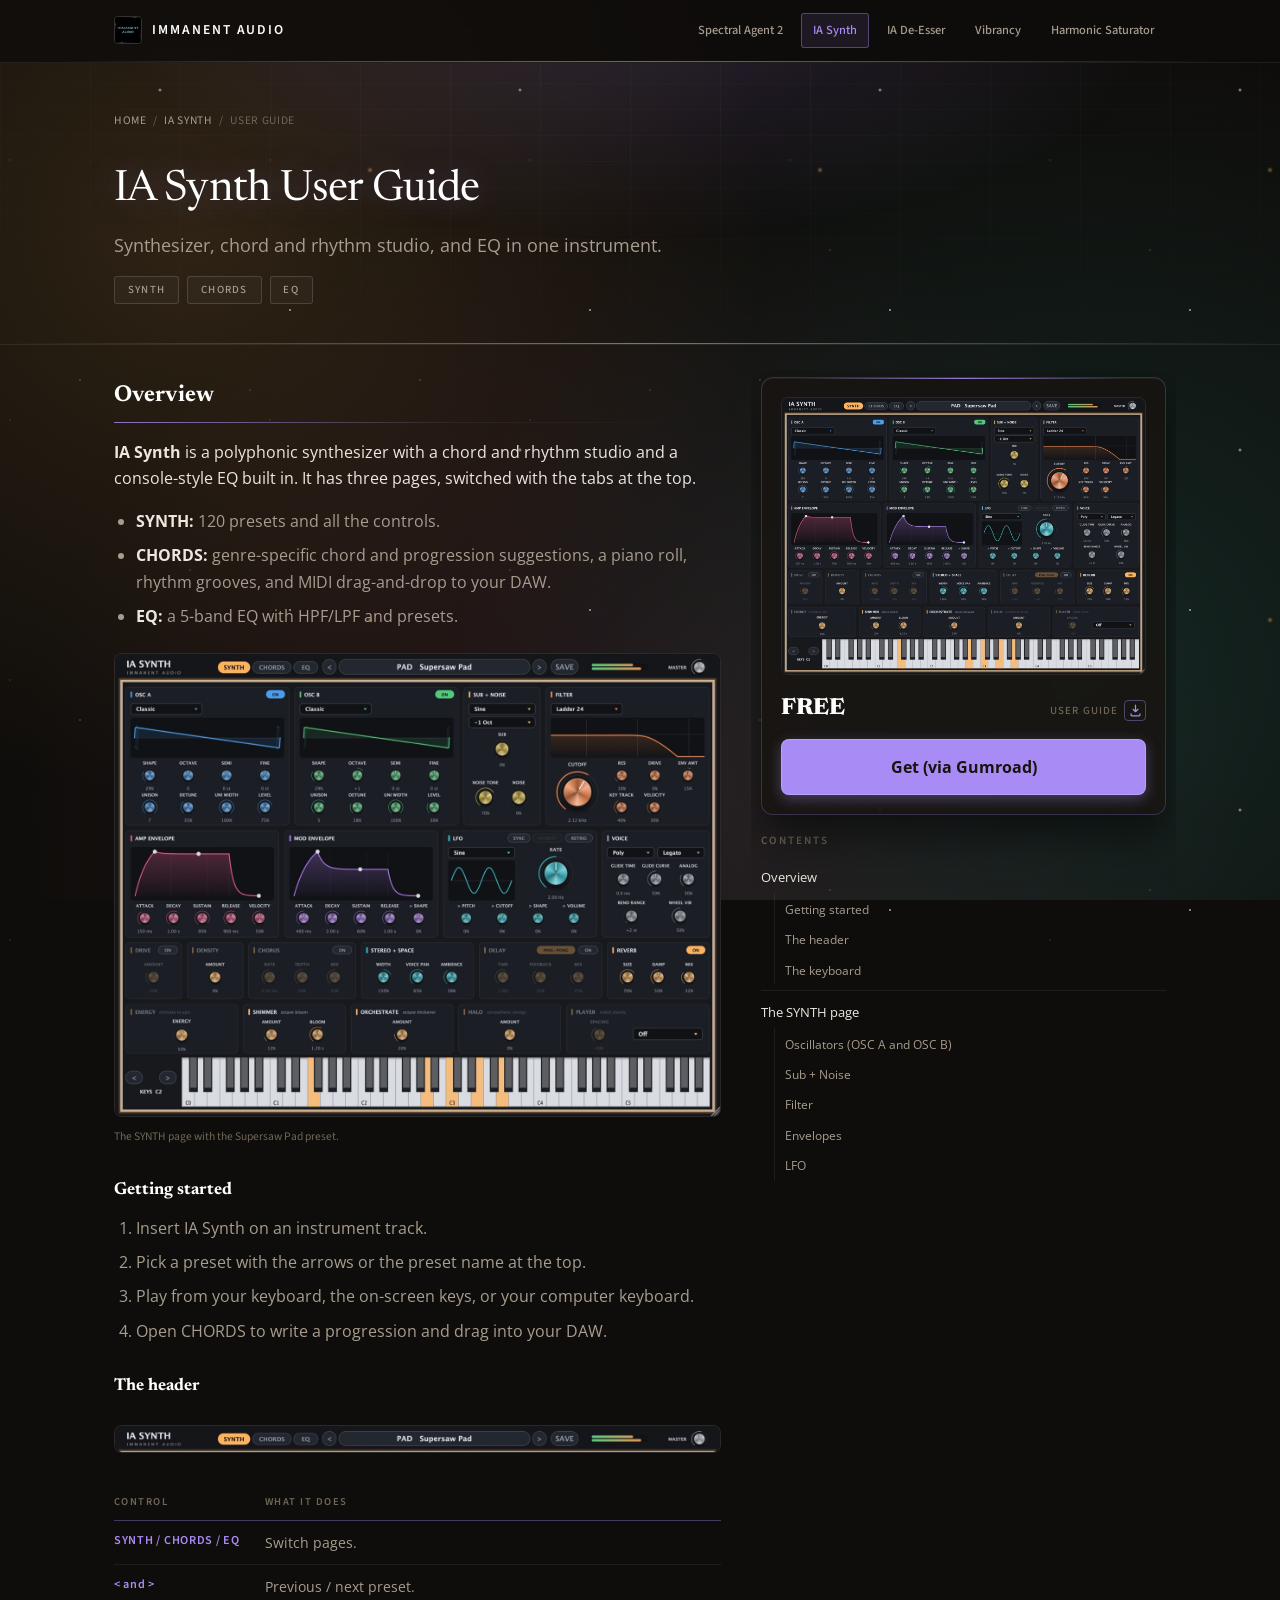
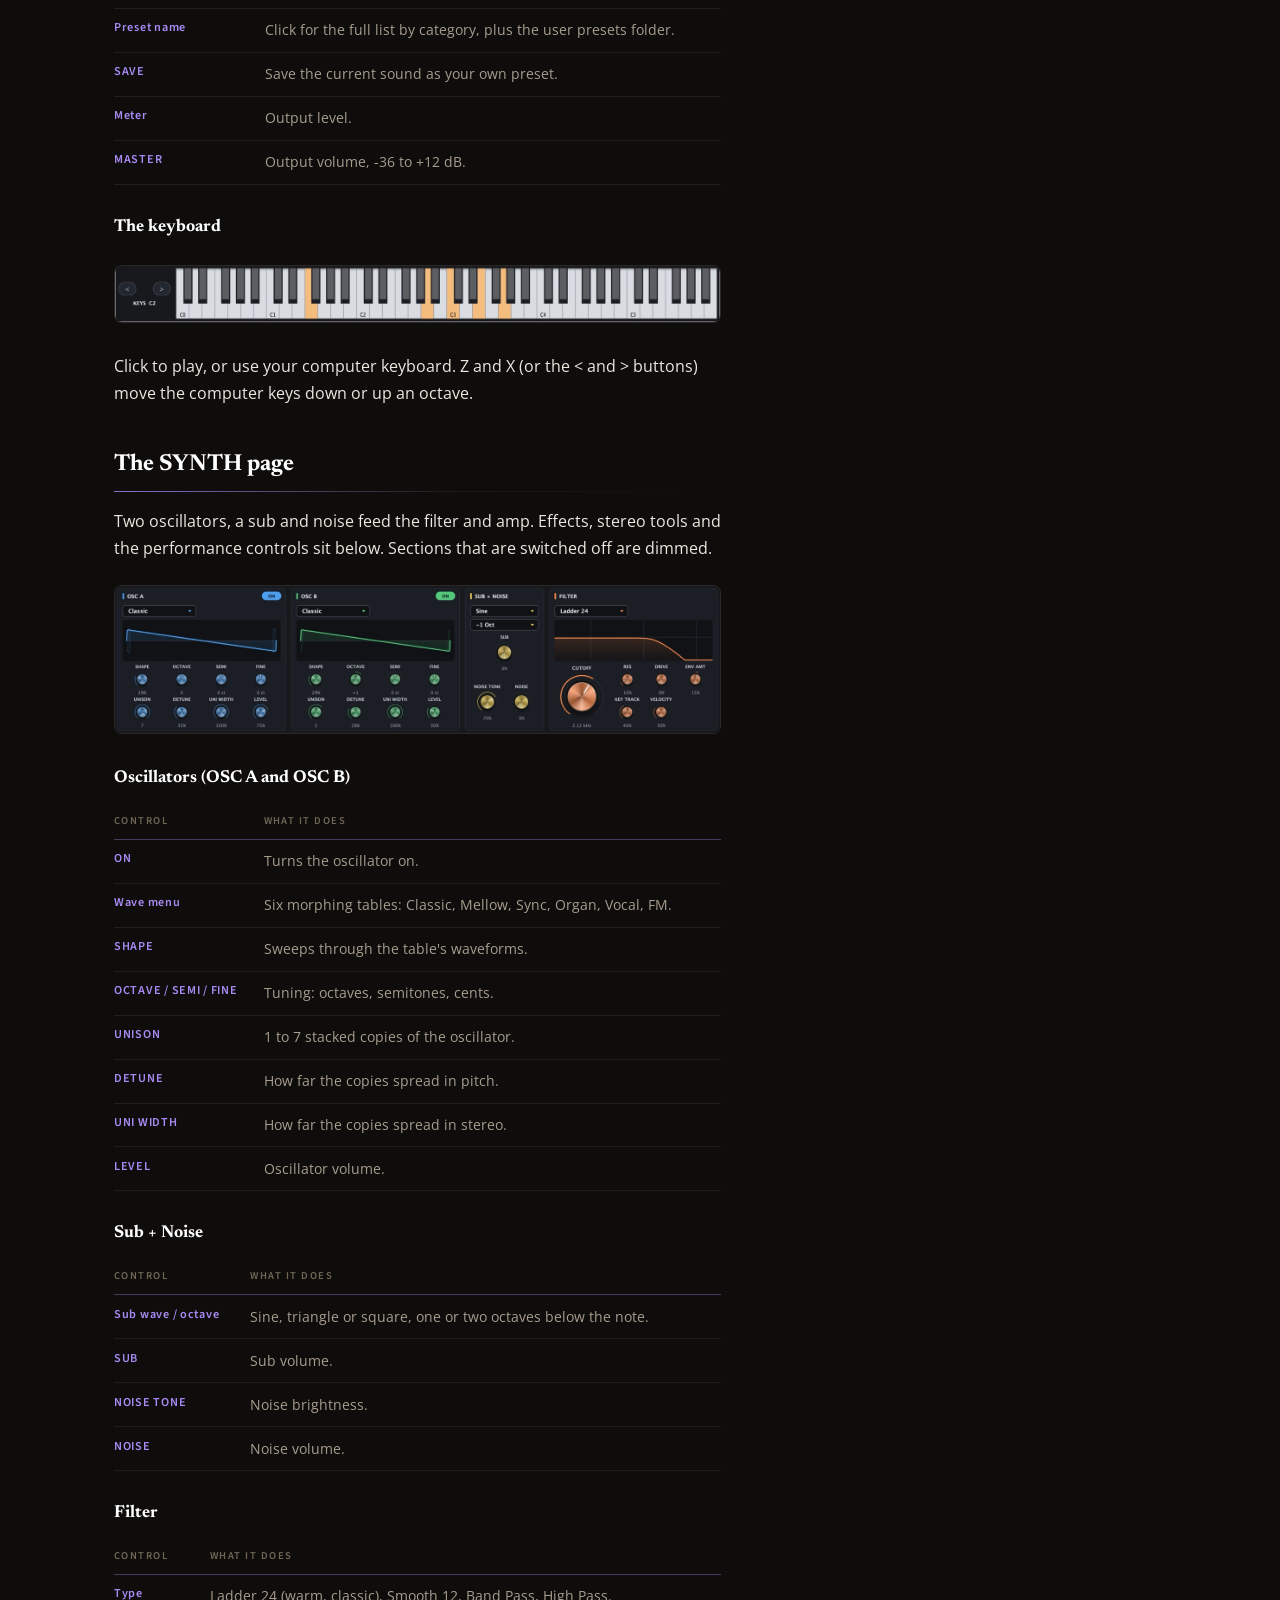
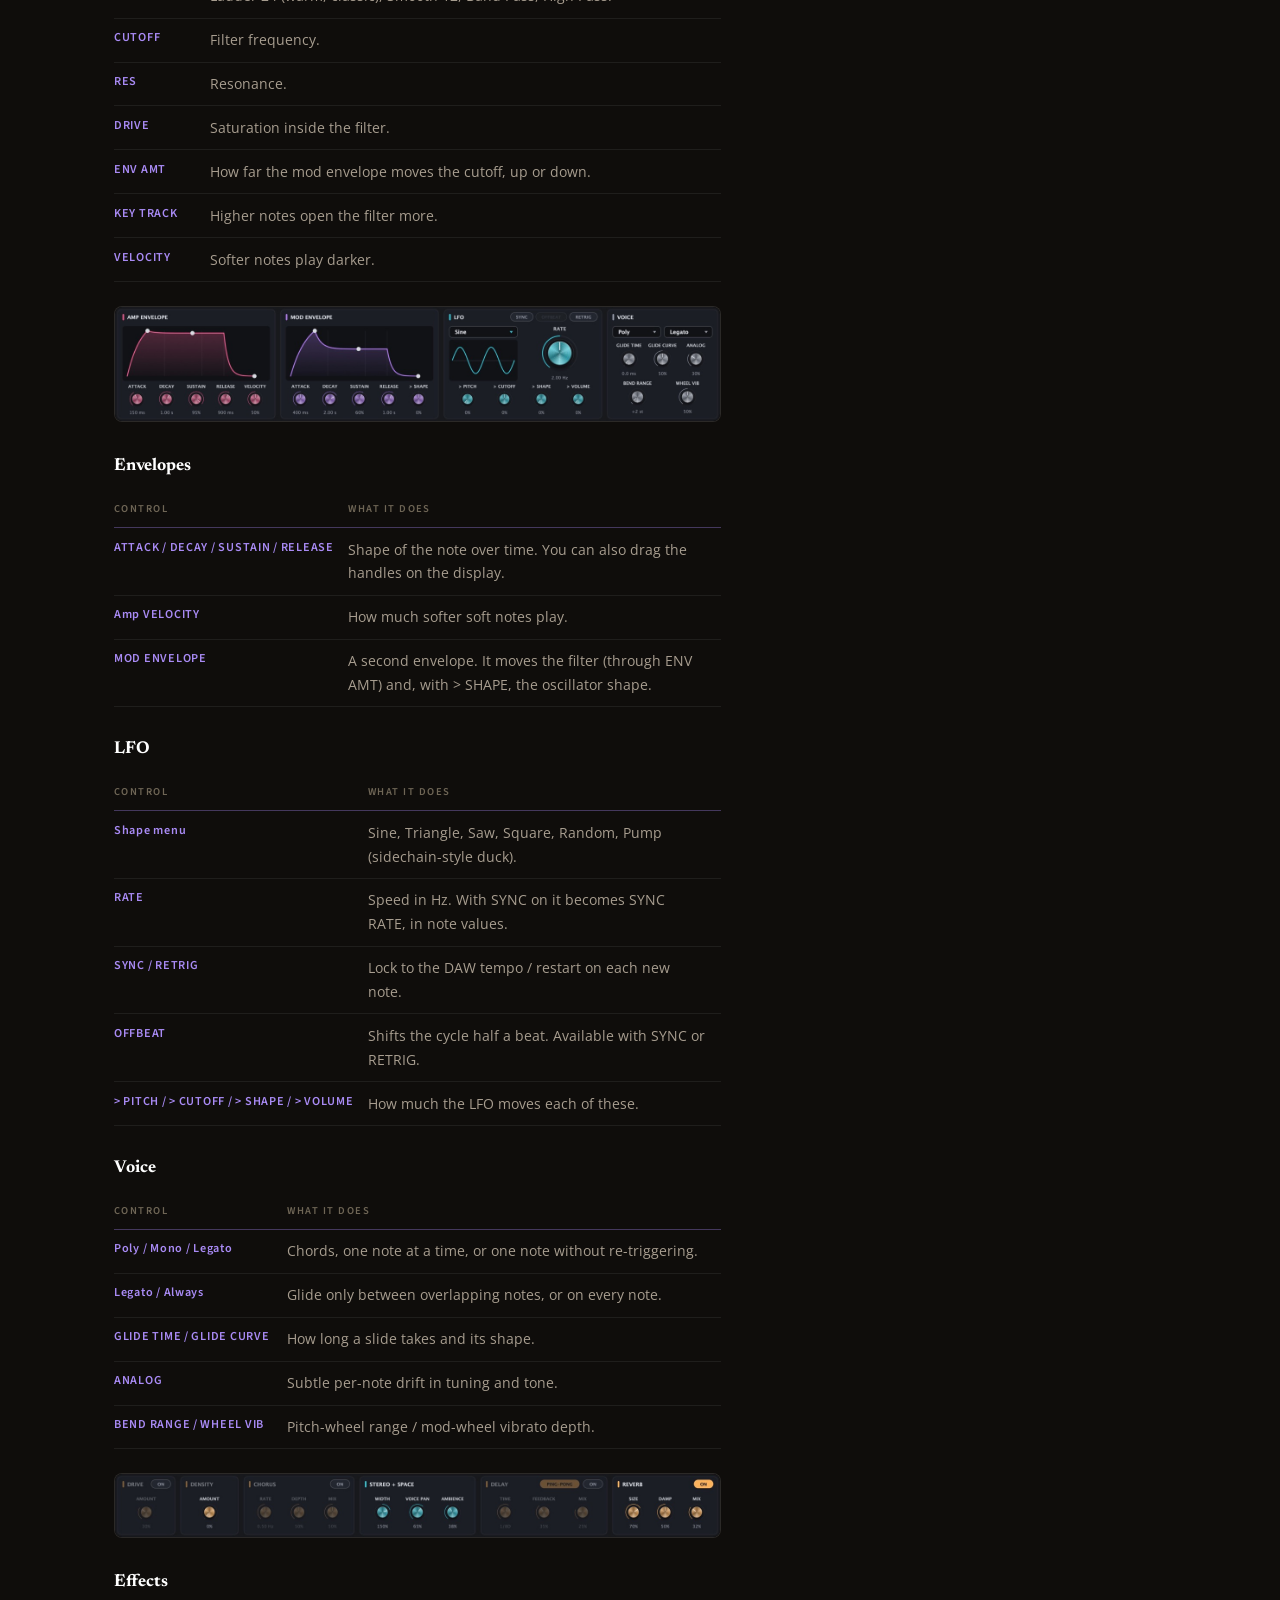
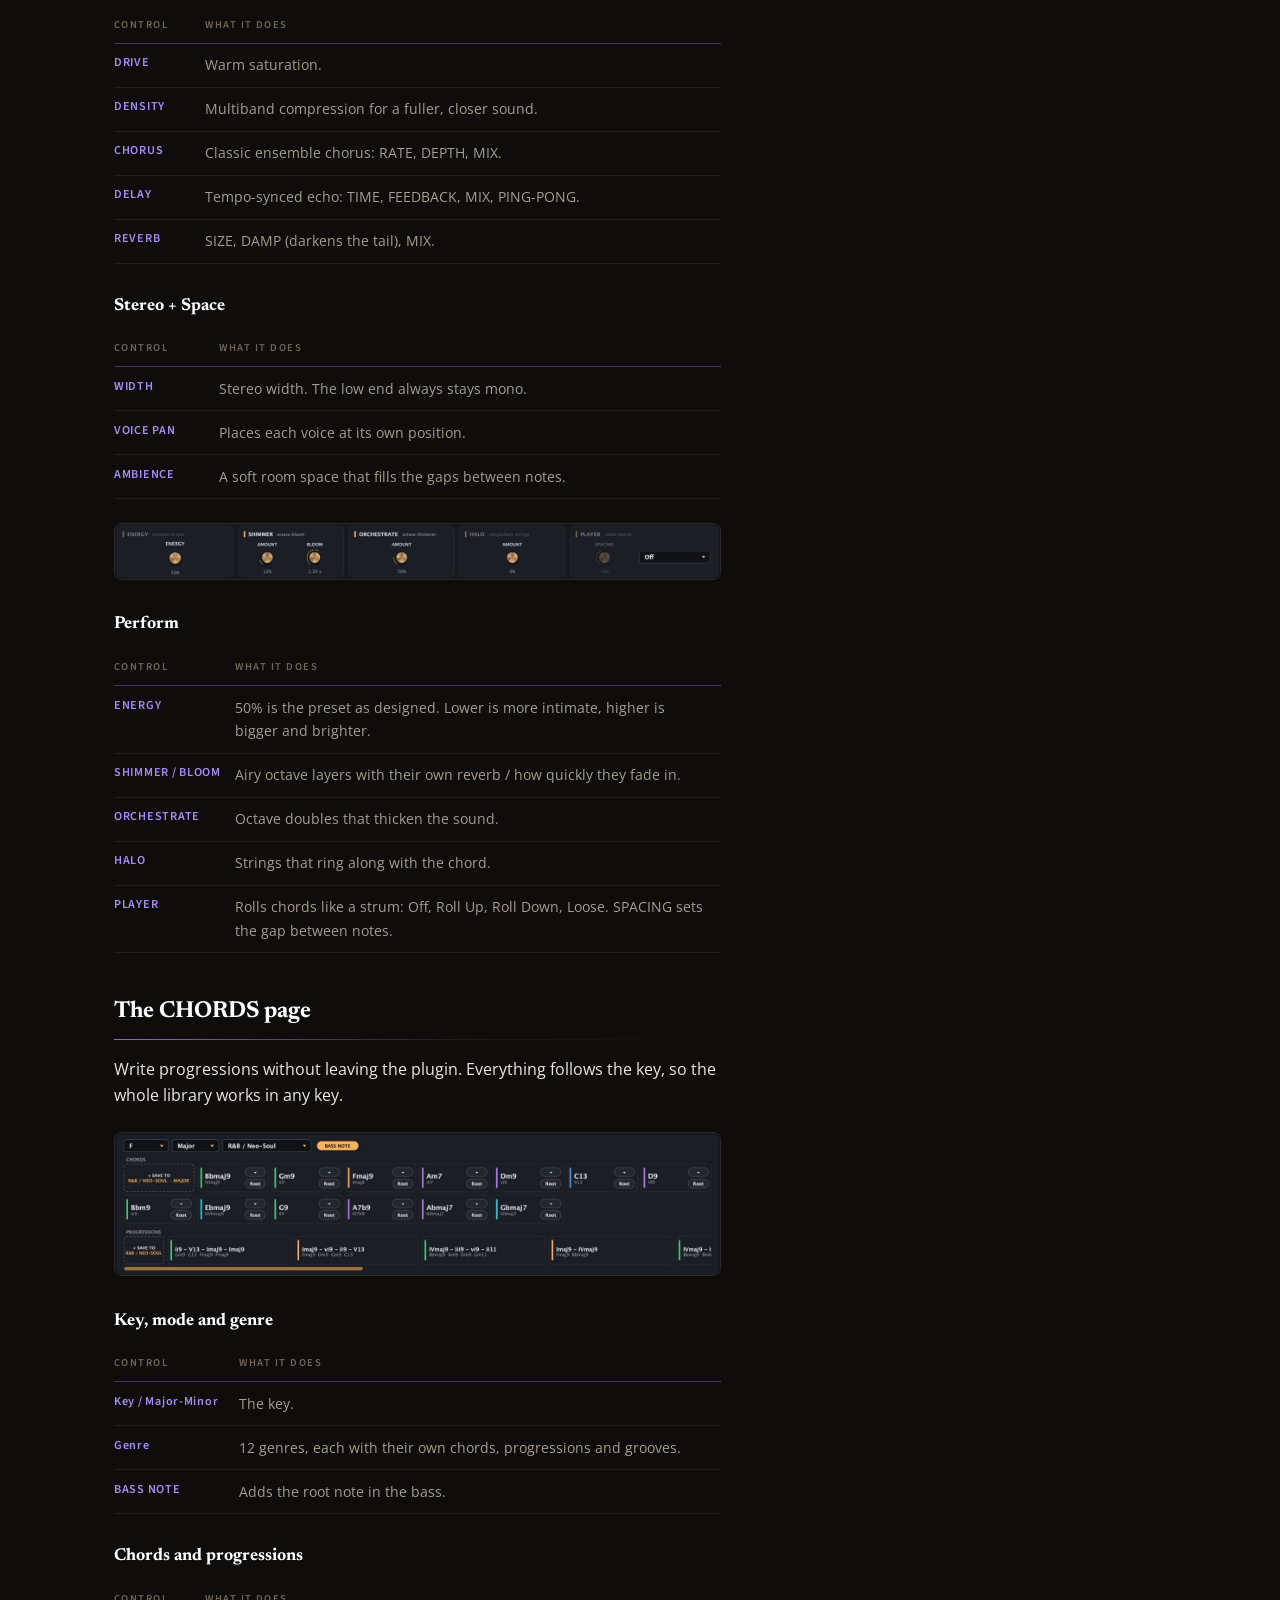
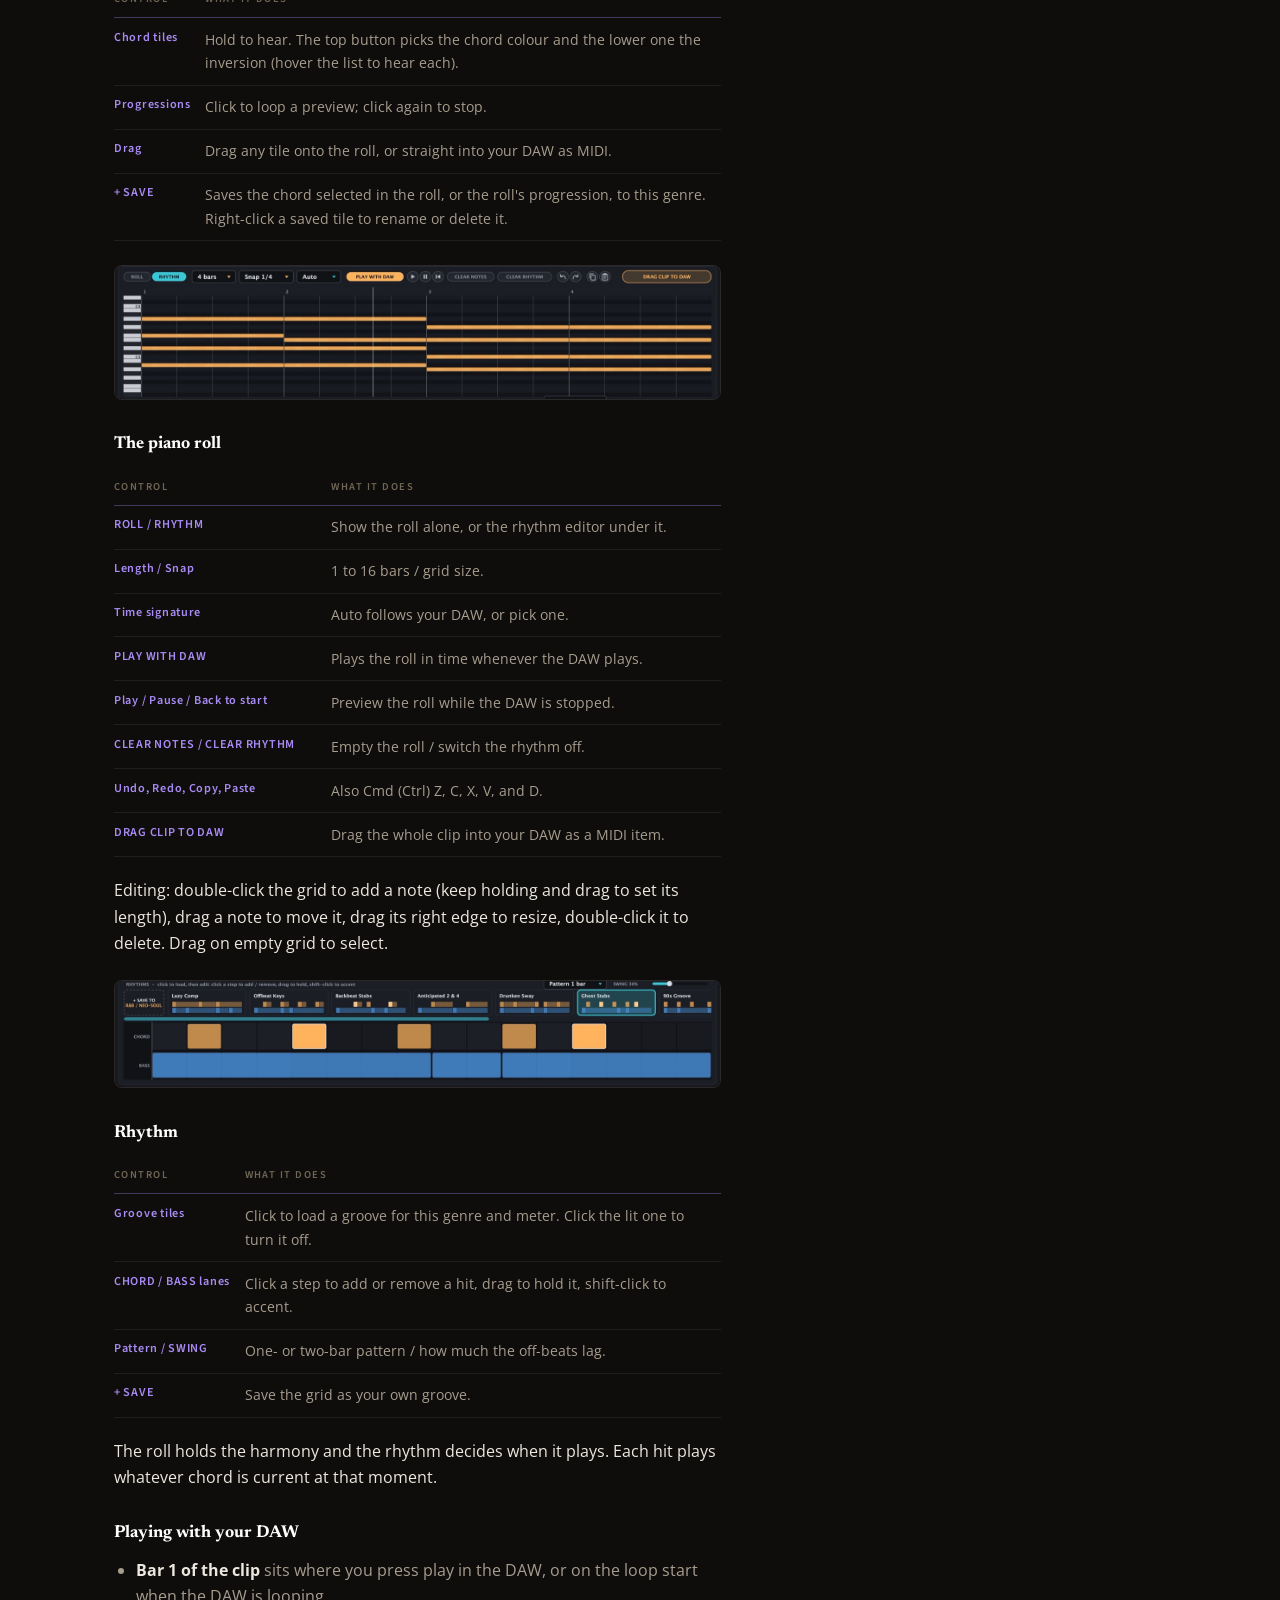
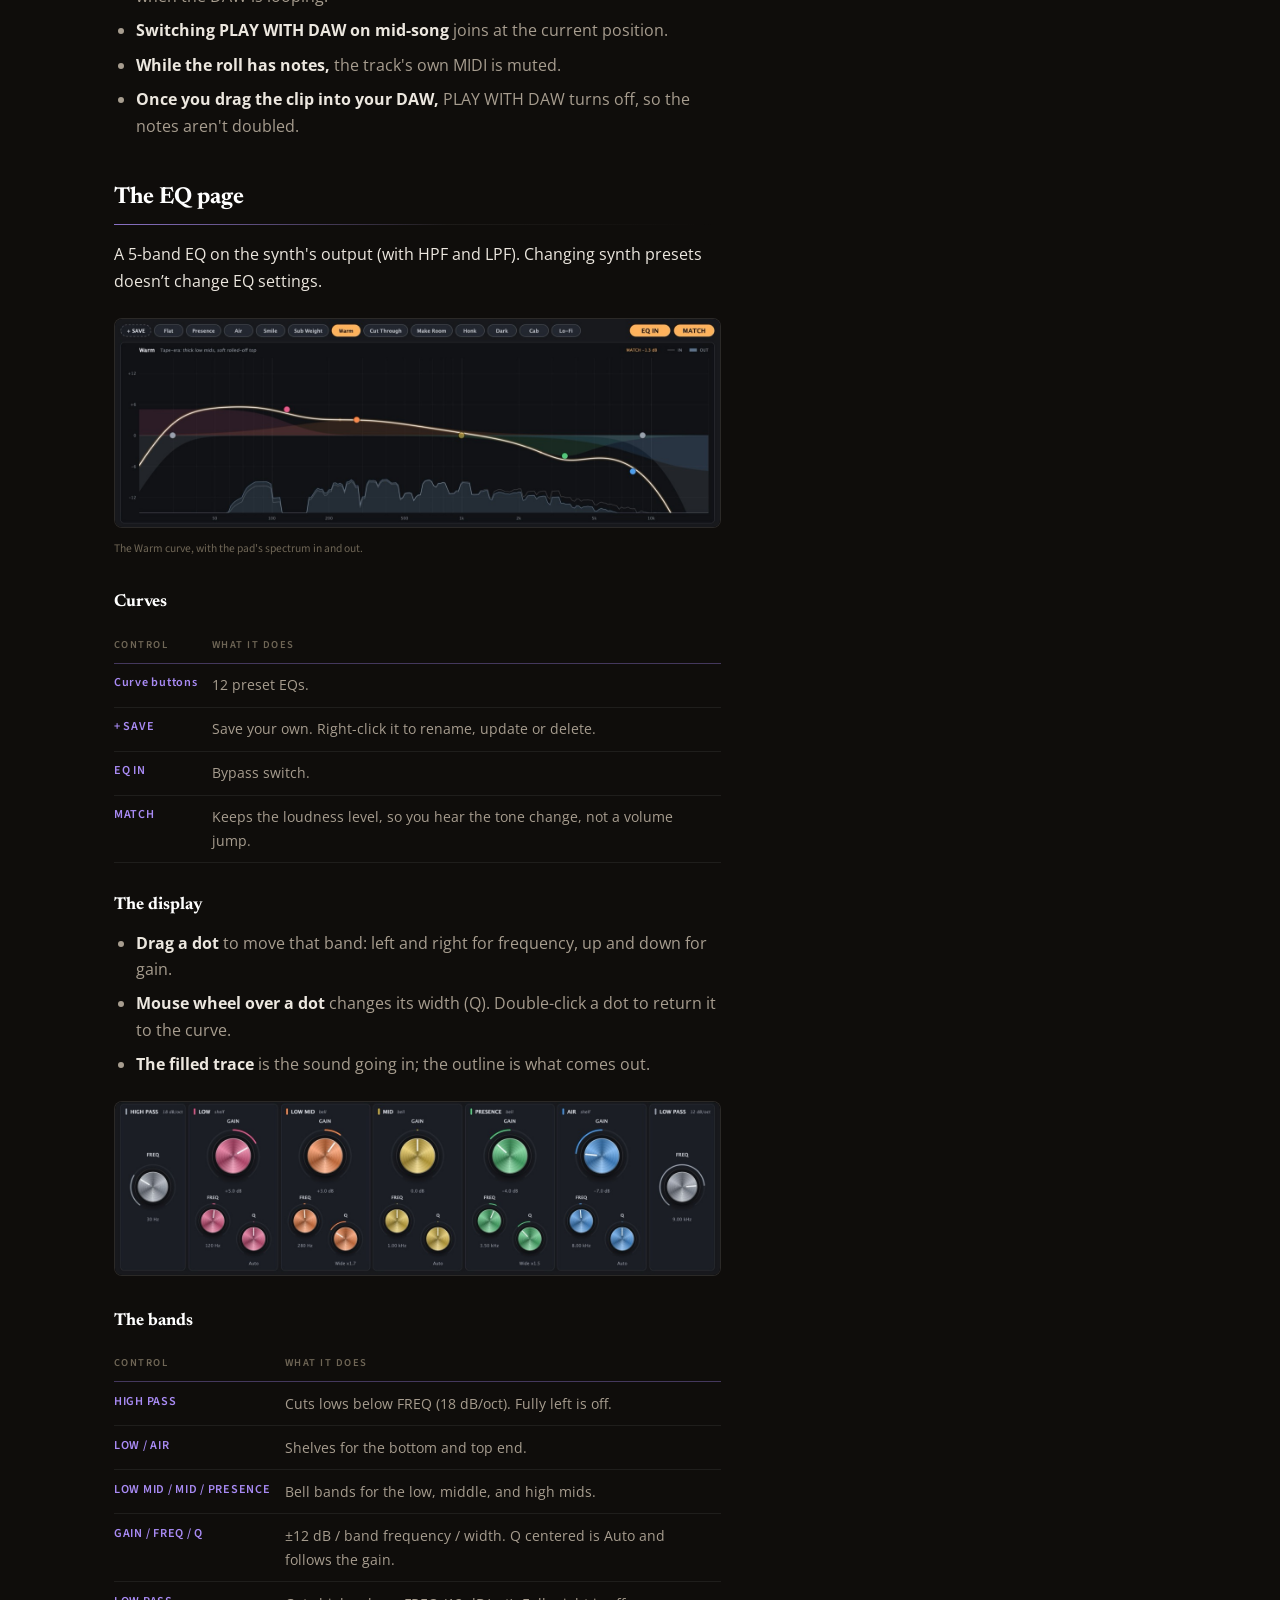
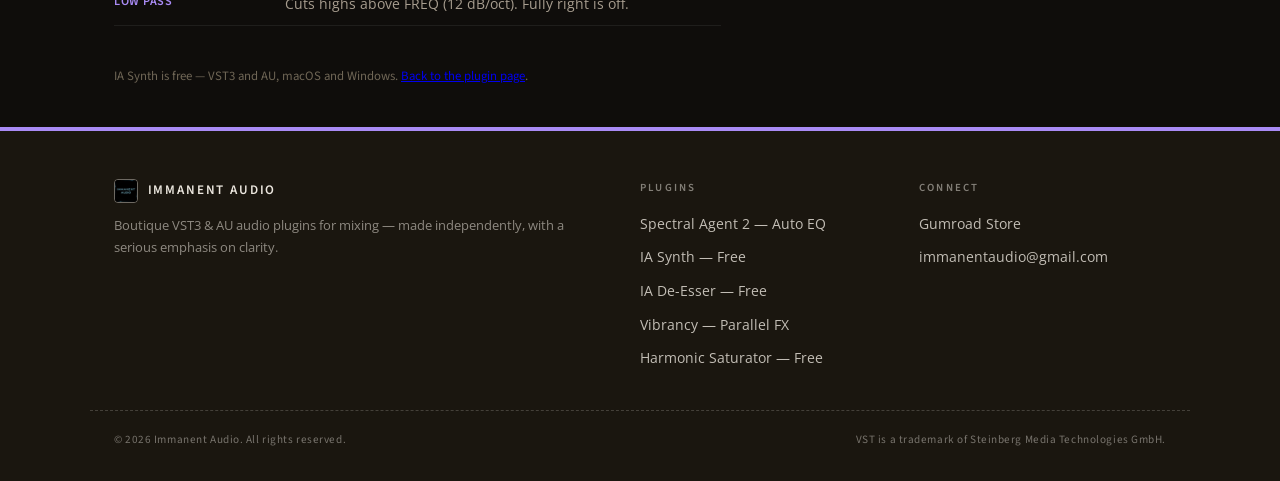
<file: synth/user-guide/index.html>
<!DOCTYPE html>
<html lang="en">
<head>
    <meta charset="UTF-8">
    <meta name="viewport" content="width=device-width, initial-scale=1.0">

    <!-- Primary SEO -->
    <title>IA Synth User Guide — Synth, Chords &amp; EQ Pages | Immanent Audio</title>
    <meta name="description" content="The full IA Synth user guide: every control on the SYNTH, CHORDS and EQ pages, from oscillators and filters to the piano roll, rhythm grooves and playing with your DAW. Read it here or download the PDF.">
    <link rel="canonical" href="https://immanentaudio.com/synth/user-guide/">

    <!-- Icons -->
    <link rel="icon" type="image/png" sizes="48x48" href="/favicon-48.png">
    <link rel="icon" type="image/png" sizes="100x100" href="/favicon.png">
    <link rel="apple-touch-icon" href="/apple-touch-icon.png">

    <!-- Open Graph / social previews -->
    <meta property="og:type" content="article">
    <meta property="og:site_name" content="Immanent Audio">
    <meta property="og:title" content="IA Synth User Guide — Synth, Chords &amp; EQ Pages">
    <meta property="og:description" content="Every control on the SYNTH, CHORDS and EQ pages. Read the full guide or download the PDF.">
    <meta property="og:url" content="https://immanentaudio.com/synth/user-guide/">
    <meta property="og:image" content="https://immanentaudio.com/synth/user-guide/overview.jpg">
    <meta name="twitter:card" content="summary_large_image">
    <meta name="twitter:title" content="IA Synth User Guide — Synth, Chords &amp; EQ Pages">
    <meta name="twitter:description" content="Every control on the SYNTH, CHORDS and EQ pages. Read the full guide or download the PDF.">
    <meta name="twitter:image" content="https://immanentaudio.com/synth/user-guide/overview.jpg">

    <!-- Fonts -->
    <link rel="preconnect" href="https://fonts.googleapis.com">
    <link rel="preconnect" href="https://fonts.gstatic.com" crossorigin>
    <link href="https://fonts.googleapis.com/css2?family=Newsreader:opsz,wght@6..72,400;6..72,500;6..72,600;6..72,700;6..72,800&family=Open+Sans:ital,wght@0,400;0,600;0,700;1,400&family=Source+Sans+3:wght@400;500;600;700&display=swap" rel="stylesheet">

    <link rel="stylesheet" href="/style.css">
    <style>
        body { --accent: #a98bf5; --accent-rgb: 169, 139, 245; }
    </style>

    <!-- Structured data -->
    <script type="application/ld+json">
    {
      "@context": "https://schema.org",
      "@graph": [
        {
          "@type": "TechArticle",
          "headline": "IA Synth User Guide",
          "description": "Every control on the SYNTH, CHORDS and EQ pages of IA Synth.",
          "url": "https://immanentaudio.com/synth/user-guide/",
          "image": "https://immanentaudio.com/synth/user-guide/overview.jpg",
          "inLanguage": "en",
          "datePublished": "2026-09-26",
          "dateModified": "2026-09-26",
          "about": {
            "@type": "SoftwareApplication",
            "name": "IA Synth",
            "url": "https://immanentaudio.com/synth/",
            "applicationCategory": "MultimediaApplication",
            "applicationSubCategory": "Audio Plugin (VST3, AU)",
            "operatingSystem": "macOS, Windows"
          },
          "author": { "@type": "Organization", "name": "Immanent Audio", "url": "https://immanentaudio.com/" },
          "publisher": { "@type": "Organization", "name": "Immanent Audio", "url": "https://immanentaudio.com/" },
          "mainEntityOfPage": "https://immanentaudio.com/synth/user-guide/"
        },
        {
          "@type": "BreadcrumbList",
          "itemListElement": [
            { "@type": "ListItem", "position": 1, "name": "Home", "item": "https://immanentaudio.com/" },
            { "@type": "ListItem", "position": 2, "name": "IA Synth", "item": "https://immanentaudio.com/synth/" },
            { "@type": "ListItem", "position": 3, "name": "User Guide", "item": "https://immanentaudio.com/synth/user-guide/" }
          ]
        }
      ]
    }
    </script>
</head>
<body>

    <!-- Animated deep-space backdrop -->
    <div class="cosmos" aria-hidden="true"></div>

    <!-- Navigation -->
    <nav class="site-nav">
        <div class="nav-inner">
            <a href="/" class="nav-brand">
                <img src="/favicon.png" alt="Immanent Audio logo">
                <span>Immanent Audio</span>
            </a>
            <ul class="nav-links">
                <li><a href="/spectral-agent/">Spectral Agent 2</a></li>
                <li><a href="/synth/" class="active">IA Synth</a></li>
                <li><a href="/de-esser/">IA De-Esser</a></li>
                <li><a href="/vibrancy/">Vibrancy</a></li>
                <li><a href="/harmonic-saturator/">Harmonic Saturator</a></li>
            </ul>
        </div>
    </nav>

    <!-- Hero -->
    <header class="product-hero">
        <div class="daw-grid" aria-hidden="true"></div>
        <div class="container-wide">
            <nav class="breadcrumbs" aria-label="Breadcrumb">
                <a href="/">Home</a><span>/</span><a href="/synth/">IA Synth</a><span>/</span>User Guide
            </nav>
            <h1>IA Synth User Guide</h1>
            <p class="product-tagline">Synthesizer, chord and rhythm studio, and EQ in one instrument.</p>
            <div class="chip-row">
                <span class="chip">Synth</span>
                <span class="chip">Chords</span>
                <span class="chip">EQ</span>
            </div>
        </div>
    </header>

    <main class="container-wide">
        <div class="grid-container">

            <!-- LEFT COLUMN: the guide -->
            <section class="guide">

                <div class="product-section">
                    <h2 id="overview">Overview</h2>
                    <p><strong>IA Synth</strong> is a polyphonic synthesizer with a chord and rhythm studio and a console-style EQ built in. It has three pages, switched with the tabs at the top.</p>
                    <ul>
                        <li><strong>SYNTH:</strong> 120 presets and all the controls.</li>
                        <li><strong>CHORDS:</strong> genre-specific chord and progression suggestions, a piano roll, rhythm grooves, and MIDI drag-and-drop to your DAW.</li>
                        <li><strong>EQ:</strong> a 5-band EQ with HPF/LPF and presets.</li>
                    </ul>

                    <figure class="guide-figure">
                        <img src="/synth/user-guide/overview.jpg" width="1400" height="1067" data-full="/synth/user-guide/overview-full.jpg" alt="The IA Synth SYNTH page with the Supersaw Pad preset loaded" class="plugin-screenshot">
                        <figcaption>The SYNTH page with the Supersaw Pad preset.</figcaption>
                    </figure>

                    <h3 id="getting-started">Getting started</h3>
                    <ol>
                        <li>Insert IA Synth on an instrument track.</li>
                        <li>Pick a preset with the arrows or the preset name at the top.</li>
                        <li>Play from your keyboard, the on-screen keys, or your computer keyboard.</li>
                        <li>Open CHORDS to write a progression and drag into your DAW.</li>
                    </ol>

                    <h3 id="the-header">The header</h3>
                    <figure class="guide-figure">
                        <img src="/synth/user-guide/header.jpg" width="1400" height="61" data-full="/synth/user-guide/header-full.jpg" alt="The IA Synth header: SYNTH, CHORDS and EQ tabs, preset arrows, the preset name, SAVE, the output meter and MASTER" class="plugin-screenshot" loading="lazy">
                    </figure>
                    <div class="table-scroll">
                        <table class="guide-table">
                            <thead>
                                <tr><th scope="col">Control</th><th scope="col">What it does</th></tr>
                            </thead>
                            <tbody>
                                <tr><th scope="row">SYNTH / CHORDS / EQ</th><td>Switch pages.</td></tr>
                                <tr><th scope="row">&lt; and &gt;</th><td>Previous / next preset.</td></tr>
                                <tr><th scope="row">Preset name</th><td>Click for the full list by category, plus the user presets folder.</td></tr>
                                <tr><th scope="row">SAVE</th><td>Save the current sound as your own preset.</td></tr>
                                <tr><th scope="row">Meter</th><td>Output level.</td></tr>
                                <tr><th scope="row">MASTER</th><td>Output volume, -36 to +12 dB.</td></tr>
                            </tbody>
                        </table>
                    </div>

                    <h3 id="the-keyboard">The keyboard</h3>
                    <figure class="guide-figure">
                        <img src="/synth/user-guide/keyboard.jpg" width="1400" height="129" data-full="/synth/user-guide/keyboard-full.jpg" alt="The IA Synth on-screen keyboard with octave buttons" class="plugin-screenshot" loading="lazy">
                    </figure>
                    <p>Click to play, or use your computer keyboard. Z and X (or the &lt; and &gt; buttons) move the computer keys down or up an octave.</p>
                </div>

                <div class="product-section">
                    <h2 id="the-synth-page">The SYNTH page</h2>
                    <p>Two oscillators, a sub and noise feed the filter and amp. Effects, stereo tools and the performance controls sit below. Sections that are switched off are dimmed.</p>
                    <figure class="guide-figure">
                        <img src="/synth/user-guide/synth-page.jpg" width="1400" height="339" data-full="/synth/user-guide/synth-page-full.jpg" alt="The top row of the SYNTH page: OSC A, OSC B, Sub + Noise and the Filter" class="plugin-screenshot" loading="lazy">
                    </figure>

                    <h3 id="oscillators">Oscillators (OSC A and OSC B)</h3>
                    <div class="table-scroll">
                        <table class="guide-table">
                            <thead>
                                <tr><th scope="col">Control</th><th scope="col">What it does</th></tr>
                            </thead>
                            <tbody>
                                <tr><th scope="row">ON</th><td>Turns the oscillator on.</td></tr>
                                <tr><th scope="row">Wave menu</th><td>Six morphing tables: Classic, Mellow, Sync, Organ, Vocal, FM.</td></tr>
                                <tr><th scope="row">SHAPE</th><td>Sweeps through the table's waveforms.</td></tr>
                                <tr><th scope="row">OCTAVE / SEMI / FINE</th><td>Tuning: octaves, semitones, cents.</td></tr>
                                <tr><th scope="row">UNISON</th><td>1 to 7 stacked copies of the oscillator.</td></tr>
                                <tr><th scope="row">DETUNE</th><td>How far the copies spread in pitch.</td></tr>
                                <tr><th scope="row">UNI WIDTH</th><td>How far the copies spread in stereo.</td></tr>
                                <tr><th scope="row">LEVEL</th><td>Oscillator volume.</td></tr>
                            </tbody>
                        </table>
                    </div>

                    <h3 id="sub-noise">Sub + Noise</h3>
                    <div class="table-scroll">
                        <table class="guide-table">
                            <thead>
                                <tr><th scope="col">Control</th><th scope="col">What it does</th></tr>
                            </thead>
                            <tbody>
                                <tr><th scope="row">Sub wave / octave</th><td>Sine, triangle or square, one or two octaves below the note.</td></tr>
                                <tr><th scope="row">SUB</th><td>Sub volume.</td></tr>
                                <tr><th scope="row">NOISE TONE</th><td>Noise brightness.</td></tr>
                                <tr><th scope="row">NOISE</th><td>Noise volume.</td></tr>
                            </tbody>
                        </table>
                    </div>

                    <h3 id="filter">Filter</h3>
                    <div class="table-scroll">
                        <table class="guide-table">
                            <thead>
                                <tr><th scope="col">Control</th><th scope="col">What it does</th></tr>
                            </thead>
                            <tbody>
                                <tr><th scope="row">Type</th><td>Ladder 24 (warm, classic), Smooth 12, Band Pass, High Pass.</td></tr>
                                <tr><th scope="row">CUTOFF</th><td>Filter frequency.</td></tr>
                                <tr><th scope="row">RES</th><td>Resonance.</td></tr>
                                <tr><th scope="row">DRIVE</th><td>Saturation inside the filter.</td></tr>
                                <tr><th scope="row">ENV AMT</th><td>How far the mod envelope moves the cutoff, up or down.</td></tr>
                                <tr><th scope="row">KEY TRACK</th><td>Higher notes open the filter more.</td></tr>
                                <tr><th scope="row">VELOCITY</th><td>Softer notes play darker.</td></tr>
                            </tbody>
                        </table>
                    </div>
                    <figure class="guide-figure">
                        <img src="/synth/user-guide/envelopes-lfo-voice.jpg" width="1400" height="263" data-full="/synth/user-guide/envelopes-lfo-voice-full.jpg" alt="The middle row of the SYNTH page: amp envelope, mod envelope, LFO and Voice" class="plugin-screenshot" loading="lazy">
                    </figure>

                    <h3 id="envelopes">Envelopes</h3>
                    <div class="table-scroll">
                        <table class="guide-table">
                            <thead>
                                <tr><th scope="col">Control</th><th scope="col">What it does</th></tr>
                            </thead>
                            <tbody>
                                <tr><th scope="row">ATTACK / DECAY / SUSTAIN / RELEASE</th><td>Shape of the note over time. You can also drag the handles on the display.</td></tr>
                                <tr><th scope="row">Amp VELOCITY</th><td>How much softer soft notes play.</td></tr>
                                <tr><th scope="row">MOD ENVELOPE</th><td>A second envelope. It moves the filter (through ENV AMT) and, with &gt; SHAPE, the oscillator shape.</td></tr>
                            </tbody>
                        </table>
                    </div>

                    <h3 id="lfo">LFO</h3>
                    <div class="table-scroll">
                        <table class="guide-table">
                            <thead>
                                <tr><th scope="col">Control</th><th scope="col">What it does</th></tr>
                            </thead>
                            <tbody>
                                <tr><th scope="row">Shape menu</th><td>Sine, Triangle, Saw, Square, Random, Pump (sidechain-style duck).</td></tr>
                                <tr><th scope="row">RATE</th><td>Speed in Hz. With SYNC on it becomes SYNC RATE, in note values.</td></tr>
                                <tr><th scope="row">SYNC / RETRIG</th><td>Lock to the DAW tempo / restart on each new note.</td></tr>
                                <tr><th scope="row">OFFBEAT</th><td>Shifts the cycle half a beat. Available with SYNC or RETRIG.</td></tr>
                                <tr><th scope="row">&gt; PITCH / &gt; CUTOFF / &gt; SHAPE / &gt; VOLUME</th><td>How much the LFO moves each of these.</td></tr>
                            </tbody>
                        </table>
                    </div>

                    <h3 id="voice">Voice</h3>
                    <div class="table-scroll">
                        <table class="guide-table">
                            <thead>
                                <tr><th scope="col">Control</th><th scope="col">What it does</th></tr>
                            </thead>
                            <tbody>
                                <tr><th scope="row">Poly / Mono / Legato</th><td>Chords, one note at a time, or one note without re-triggering.</td></tr>
                                <tr><th scope="row">Legato / Always</th><td>Glide only between overlapping notes, or on every note.</td></tr>
                                <tr><th scope="row">GLIDE TIME / GLIDE CURVE</th><td>How long a slide takes and its shape.</td></tr>
                                <tr><th scope="row">ANALOG</th><td>Subtle per-note drift in tuning and tone.</td></tr>
                                <tr><th scope="row">BEND RANGE / WHEEL VIB</th><td>Pitch-wheel range / mod-wheel vibrato depth.</td></tr>
                            </tbody>
                        </table>
                    </div>
                    <figure class="guide-figure">
                        <img src="/synth/user-guide/effects.jpg" width="1400" height="144" data-full="/synth/user-guide/effects-full.jpg" alt="The effects row of the SYNTH page: Drive, Density, Chorus, Stereo + Space, Delay and Reverb" class="plugin-screenshot" loading="lazy">
                    </figure>

                    <h3 id="effects">Effects</h3>
                    <div class="table-scroll">
                        <table class="guide-table">
                            <thead>
                                <tr><th scope="col">Control</th><th scope="col">What it does</th></tr>
                            </thead>
                            <tbody>
                                <tr><th scope="row">DRIVE</th><td>Warm saturation.</td></tr>
                                <tr><th scope="row">DENSITY</th><td>Multiband compression for a fuller, closer sound.</td></tr>
                                <tr><th scope="row">CHORUS</th><td>Classic ensemble chorus: RATE, DEPTH, MIX.</td></tr>
                                <tr><th scope="row">DELAY</th><td>Tempo-synced echo: TIME, FEEDBACK, MIX, PING-PONG.</td></tr>
                                <tr><th scope="row">REVERB</th><td>SIZE, DAMP (darkens the tail), MIX.</td></tr>
                            </tbody>
                        </table>
                    </div>

                    <h3 id="stereo-space">Stereo + Space</h3>
                    <div class="table-scroll">
                        <table class="guide-table">
                            <thead>
                                <tr><th scope="col">Control</th><th scope="col">What it does</th></tr>
                            </thead>
                            <tbody>
                                <tr><th scope="row">WIDTH</th><td>Stereo width. The low end always stays mono.</td></tr>
                                <tr><th scope="row">VOICE PAN</th><td>Places each voice at its own position.</td></tr>
                                <tr><th scope="row">AMBIENCE</th><td>A soft room space that fills the gaps between notes.</td></tr>
                            </tbody>
                        </table>
                    </div>
                    <figure class="guide-figure">
                        <img src="/synth/user-guide/perform.jpg" width="1400" height="127" data-full="/synth/user-guide/perform-full.jpg" alt="The perform row of the SYNTH page: Energy, Shimmer, Orchestrate, Halo and Player" class="plugin-screenshot" loading="lazy">
                    </figure>

                    <h3 id="perform">Perform</h3>
                    <div class="table-scroll">
                        <table class="guide-table">
                            <thead>
                                <tr><th scope="col">Control</th><th scope="col">What it does</th></tr>
                            </thead>
                            <tbody>
                                <tr><th scope="row">ENERGY</th><td>50% is the preset as designed. Lower is more intimate, higher is bigger and brighter.</td></tr>
                                <tr><th scope="row">SHIMMER / BLOOM</th><td>Airy octave layers with their own reverb / how quickly they fade in.</td></tr>
                                <tr><th scope="row">ORCHESTRATE</th><td>Octave doubles that thicken the sound.</td></tr>
                                <tr><th scope="row">HALO</th><td>Strings that ring along with the chord.</td></tr>
                                <tr><th scope="row">PLAYER</th><td>Rolls chords like a strum: Off, Roll Up, Roll Down, Loose. SPACING sets the gap between notes.</td></tr>
                            </tbody>
                        </table>
                    </div>
                </div>

                <div class="product-section">
                    <h2 id="the-chords-page">The CHORDS page</h2>
                    <p>Write progressions without leaving the plugin. Everything follows the key, so the whole library works in any key.</p>
                    <figure class="guide-figure">
                        <img src="/synth/user-guide/chords-page.jpg" width="1400" height="328" data-full="/synth/user-guide/chords-page-full.jpg" alt="The top of the CHORDS page: key, mode and genre menus, BASS NOTE, chord tiles and progressions" class="plugin-screenshot" loading="lazy">
                    </figure>

                    <h3 id="key-mode-and-genre">Key, mode and genre</h3>
                    <div class="table-scroll">
                        <table class="guide-table">
                            <thead>
                                <tr><th scope="col">Control</th><th scope="col">What it does</th></tr>
                            </thead>
                            <tbody>
                                <tr><th scope="row">Key / Major-Minor</th><td>The key.</td></tr>
                                <tr><th scope="row">Genre</th><td>12 genres, each with their own chords, progressions and grooves.</td></tr>
                                <tr><th scope="row">BASS NOTE</th><td>Adds the root note in the bass.</td></tr>
                            </tbody>
                        </table>
                    </div>

                    <h3 id="chords-and-progressions">Chords and progressions</h3>
                    <div class="table-scroll">
                        <table class="guide-table">
                            <thead>
                                <tr><th scope="col">Control</th><th scope="col">What it does</th></tr>
                            </thead>
                            <tbody>
                                <tr><th scope="row">Chord tiles</th><td>Hold to hear. The top button picks the chord colour and the lower one the inversion (hover the list to hear each).</td></tr>
                                <tr><th scope="row">Progressions</th><td>Click to loop a preview; click again to stop.</td></tr>
                                <tr><th scope="row">Drag</th><td>Drag any tile onto the roll, or straight into your DAW as MIDI.</td></tr>
                                <tr><th scope="row">+ SAVE</th><td>Saves the chord selected in the roll, or the roll's progression, to this genre. Right-click a saved tile to rename or delete it.</td></tr>
                            </tbody>
                        </table>
                    </div>
                    <figure class="guide-figure">
                        <img src="/synth/user-guide/piano-roll.jpg" width="1400" height="306" data-full="/synth/user-guide/piano-roll-full.jpg" alt="The IA Synth piano roll with a four-bar progression and the transport, PLAY WITH DAW and DRAG CLIP TO DAW controls" class="plugin-screenshot" loading="lazy">
                    </figure>

                    <h3 id="the-piano-roll">The piano roll</h3>
                    <div class="table-scroll">
                        <table class="guide-table">
                            <thead>
                                <tr><th scope="col">Control</th><th scope="col">What it does</th></tr>
                            </thead>
                            <tbody>
                                <tr><th scope="row">ROLL / RHYTHM</th><td>Show the roll alone, or the rhythm editor under it.</td></tr>
                                <tr><th scope="row">Length / Snap</th><td>1 to 16 bars / grid size.</td></tr>
                                <tr><th scope="row">Time signature</th><td>Auto follows your DAW, or pick one.</td></tr>
                                <tr><th scope="row">PLAY WITH DAW</th><td>Plays the roll in time whenever the DAW plays.</td></tr>
                                <tr><th scope="row">Play / Pause / Back to start</th><td>Preview the roll while the DAW is stopped.</td></tr>
                                <tr><th scope="row">CLEAR NOTES / CLEAR RHYTHM</th><td>Empty the roll / switch the rhythm off.</td></tr>
                                <tr><th scope="row">Undo, Redo, Copy, Paste</th><td>Also Cmd (Ctrl) Z, C, X, V, and D.</td></tr>
                                <tr><th scope="row">DRAG CLIP TO DAW</th><td>Drag the whole clip into your DAW as a MIDI item.</td></tr>
                            </tbody>
                        </table>
                    </div>
                    <p>Editing: double-click the grid to add a note (keep holding and drag to set its length), drag a note to move it, drag its right edge to resize, double-click it to delete. Drag on empty grid to select.</p>
                    <figure class="guide-figure">
                        <img src="/synth/user-guide/rhythm.jpg" width="1400" height="245" data-full="/synth/user-guide/rhythm-full.jpg" alt="The rhythm editor: groove tiles above the CHORD and BASS step lanes" class="plugin-screenshot" loading="lazy">
                    </figure>

                    <h3 id="rhythm">Rhythm</h3>
                    <div class="table-scroll">
                        <table class="guide-table">
                            <thead>
                                <tr><th scope="col">Control</th><th scope="col">What it does</th></tr>
                            </thead>
                            <tbody>
                                <tr><th scope="row">Groove tiles</th><td>Click to load a groove for this genre and meter. Click the lit one to turn it off.</td></tr>
                                <tr><th scope="row">CHORD / BASS lanes</th><td>Click a step to add or remove a hit, drag to hold it, shift-click to accent.</td></tr>
                                <tr><th scope="row">Pattern / SWING</th><td>One- or two-bar pattern / how much the off-beats lag.</td></tr>
                                <tr><th scope="row">+ SAVE</th><td>Save the grid as your own groove.</td></tr>
                            </tbody>
                        </table>
                    </div>
                    <p>The roll holds the harmony and the rhythm decides when it plays. Each hit plays whatever chord is current at that moment.</p>

                    <h3 id="playing-with-your-daw">Playing with your DAW</h3>
                    <ul>
                        <li><strong>Bar 1 of the clip</strong> sits where you press play in the DAW, or on the loop start when the DAW is looping.</li>
                        <li><strong>Switching PLAY WITH DAW on mid-song</strong> joins at the current position.</li>
                        <li><strong>While the roll has notes,</strong> the track's own MIDI is muted.</li>
                        <li><strong>Once you drag the clip into your DAW,</strong> PLAY WITH DAW turns off, so the notes aren't doubled.</li>
                    </ul>
                </div>

                <div class="product-section">
                    <h2 id="the-eq-page">The EQ page</h2>
                    <p>A 5-band EQ on the synth's output (with HPF and LPF). Changing synth presets doesn’t change EQ settings.</p>
                    <figure class="guide-figure">
                        <img src="/synth/user-guide/eq-page.jpg" width="1400" height="482" data-full="/synth/user-guide/eq-page-full.jpg" alt="The IA Synth EQ display with the Warm curve selected, over the pad's input and output spectrum" class="plugin-screenshot" loading="lazy">
                        <figcaption>The Warm curve, with the pad's spectrum in and out.</figcaption>
                    </figure>

                    <h3 id="curves">Curves</h3>
                    <div class="table-scroll">
                        <table class="guide-table">
                            <thead>
                                <tr><th scope="col">Control</th><th scope="col">What it does</th></tr>
                            </thead>
                            <tbody>
                                <tr><th scope="row">Curve buttons</th><td>12 preset EQs.</td></tr>
                                <tr><th scope="row">+ SAVE</th><td>Save your own. Right-click it to rename, update or delete.</td></tr>
                                <tr><th scope="row">EQ IN</th><td>Bypass switch.</td></tr>
                                <tr><th scope="row">MATCH</th><td>Keeps the loudness level, so you hear the tone change, not a volume jump.</td></tr>
                            </tbody>
                        </table>
                    </div>

                    <h3 id="the-display">The display</h3>
                    <ul>
                        <li><strong>Drag a dot</strong> to move that band: left and right for frequency, up and down for gain.</li>
                        <li><strong>Mouse wheel over a dot</strong> changes its width (Q). Double-click a dot to return it to the curve.</li>
                        <li><strong>The filled trace</strong> is the sound going in; the outline is what comes out.</li>
                    </ul>
                    <figure class="guide-figure">
                        <img src="/synth/user-guide/eq-bands.jpg" width="1400" height="400" data-full="/synth/user-guide/eq-bands-full.jpg" alt="The EQ band knobs: High Pass, Low, Low Mid, Mid, Presence, Air and Low Pass" class="plugin-screenshot" loading="lazy">
                    </figure>

                    <h3 id="the-bands">The bands</h3>
                    <div class="table-scroll">
                        <table class="guide-table">
                            <thead>
                                <tr><th scope="col">Control</th><th scope="col">What it does</th></tr>
                            </thead>
                            <tbody>
                                <tr><th scope="row">HIGH PASS</th><td>Cuts lows below FREQ (18 dB/oct). Fully left is off.</td></tr>
                                <tr><th scope="row">LOW / AIR</th><td>Shelves for the bottom and top end.</td></tr>
                                <tr><th scope="row">LOW MID / MID / PRESENCE</th><td>Bell bands for the low, middle, and high mids.</td></tr>
                                <tr><th scope="row">GAIN / FREQ / Q</th><td>±12 dB / band frequency / width. Q centered is Auto and follows the gain.</td></tr>
                                <tr><th scope="row">LOW PASS</th><td>Cuts highs above FREQ (12 dB/oct). Fully right is off.</td></tr>
                            </tbody>
                        </table>
                    </div>
                </div>

                <div class="product-section">
                    <p class="muted">IA Synth is free — VST3 and AU, macOS and Windows. <a href="/synth/">Back to the plugin page</a>.</p>
                </div>

            </section>

            <!-- RIGHT COLUMN: download + contents -->
            <aside>
                <div class="sidebar-sticky is-guide">
                    <!-- Same card as the plugin page, minus the reviews. -->
                    <div class="sidebar-card">
                        <img src="/synth/ia-synth.jpg" data-full="/synth/ia-synth-full.jpg" alt="IA Synth plugin interface showing the SYNTH page with the Supersaw Pad preset" class="plugin-screenshot">

                        <div class="sidebar-buy-row">
                            <p class="sidebar-price">FREE</p>
                            <span class="sidebar-guide">
                                <span class="is-current" aria-current="page">User Guide</span>
                                <a href="/synth/ia-synth-user-guide.pdf" class="sidebar-guide-dl" download title="Download the PDF" aria-label="Download the user guide as a PDF">
                                    <svg viewBox="0 0 16 16" width="13" height="13" aria-hidden="true" focusable="false">
                                        <path d="M8 1.5v8m0 0 3-3m-3 3-3-3M2.5 12v1.5A1 1 0 0 0 3.5 14.5h9a1 1 0 0 0 1-1V12" fill="none" stroke="currentColor" stroke-width="1.5" stroke-linecap="round" stroke-linejoin="round"/>
                                    </svg>
                                </a>
                            </span>
                        </div>

                        <a href="https://immanentaudio.gumroad.com/l/siqlqg" class="cta-button" target="_blank" rel="noopener">Get (via Gumroad)</a>
                    </div>

                    <nav class="guide-toc" aria-label="Guide contents">
                        <h2>Contents</h2>
                        <ol>
                            <li><a href="#overview">Overview</a>
                                <ul>
                                    <li><a href="#getting-started">Getting started</a></li>
                                    <li><a href="#the-header">The header</a></li>
                                    <li><a href="#the-keyboard">The keyboard</a></li>
                                </ul>
                            </li>
                            <li><a href="#the-synth-page">The SYNTH page</a>
                                <ul>
                                    <li><a href="#oscillators">Oscillators (OSC A and OSC B)</a></li>
                                    <li><a href="#sub-noise">Sub + Noise</a></li>
                                    <li><a href="#filter">Filter</a></li>
                                    <li><a href="#envelopes">Envelopes</a></li>
                                    <li><a href="#lfo">LFO</a></li>
                                    <li><a href="#voice">Voice</a></li>
                                    <li><a href="#effects">Effects</a></li>
                                    <li><a href="#stereo-space">Stereo + Space</a></li>
                                    <li><a href="#perform">Perform</a></li>
                                </ul>
                            </li>
                            <li><a href="#the-chords-page">The CHORDS page</a>
                                <ul>
                                    <li><a href="#key-mode-and-genre">Key, mode and genre</a></li>
                                    <li><a href="#chords-and-progressions">Chords and progressions</a></li>
                                    <li><a href="#the-piano-roll">The piano roll</a></li>
                                    <li><a href="#rhythm">Rhythm</a></li>
                                    <li><a href="#playing-with-your-daw">Playing with your DAW</a></li>
                                </ul>
                            </li>
                            <li><a href="#the-eq-page">The EQ page</a>
                                <ul>
                                    <li><a href="#curves">Curves</a></li>
                                    <li><a href="#the-display">The display</a></li>
                                    <li><a href="#the-bands">The bands</a></li>
                                </ul>
                            </li>
                        </ol>
                    </nav>
                </div>
            </aside>

        </div>
    </main>

    <!-- Footer -->
    <footer class="site-footer">
        <div class="footer-grid">
            <div>
                <div class="footer-brand">
                    <img src="/favicon.png" alt="Immanent Audio logo">
                    Immanent Audio
                </div>
                <p>Boutique VST3 &amp; AU audio plugins for mixing — made independently, with a serious emphasis on clarity.</p>
            </div>
            <div>
                <h4>Plugins</h4>
                <ul>
                    <li><a href="/spectral-agent/">Spectral Agent 2 — Auto EQ</a></li>
                    <li><a href="/synth/">IA Synth — Free</a></li>
                    <li><a href="/de-esser/">IA De-Esser — Free</a></li>
                    <li><a href="/vibrancy/">Vibrancy — Parallel FX</a></li>
                    <li><a href="/harmonic-saturator/">Harmonic Saturator — Free</a></li>
                </ul>
            </div>
            <div>
                <h4>Connect</h4>
                <ul>
                    <li><a href="https://immanentaudio.gumroad.com/" target="_blank" rel="noopener">Gumroad Store</a></li>
                    <li><a href="mailto:immanentaudio@gmail.com">immanentaudio@gmail.com</a></li>
                </ul>
            </div>
        </div>
        <div class="footer-bottom">
            <span>&copy; 2026 Immanent Audio. All rights reserved.</span>
            <span>VST is a trademark of Steinberg Media Technologies GmbH.</span>
        </div>
    </footer>

    <script src="/lightbox.js" defer></script>

</body>
</html>
</file>
<file: style.css>
/* ==============================================================
   IMMANENT AUDIO — shared design system
   Used by: index.html, spectral-agent/, vibrancy/, harmonic-saturator/

   Direction: dark studio-at-night. Warm charcoal, glowing accents,
   an animated DAW timeline hero. Jewel-tone accents (amber / teal /
   rose / lime) instead of the old purple-neon. The nav + footer keep
   their clean letterspaced-caps treatment, recolored for the dark theme.
   ============================================================== */

:root {
    --bg: #0f0d0b;
    --bg-raised: rgba(24, 20, 16, 0.82);
    --bg-panel: #15110d;
    --text-main: #ece7df;
    --text-muted: #a79d8f;
    --text-faint: #6f6656;
    --amber: #f0a94c;   /* brand / homepage */
    --teal: #33d6c4;    /* Spectral Agent */
    --rose: #f56a9c;    /* Vibrancy */
    --lime: #b6d94c;    /* Harmonic Saturator */
    --violet: #a98bf5;  /* IA Synth */
    --hairline: rgba(255, 255, 255, 0.07);
    --hairline-bright: rgba(255, 255, 255, 0.14);
    /* Per-page accent — overridden on product pages */
    --accent: #f0a94c;
    --accent-rgb: 240, 169, 76;
    --accent-soft: rgba(240, 169, 76, 0.15);

    /* Three type roles. --label is the small letterspaced-caps role
       (kickers, chips, badges, the review count). It used to be a
       monospace face, which read as a terminal readout; a humanist
       sans keeps the structure without the digital connotation. */
    --serif: "Newsreader", Georgia, "Times New Roman", serif;
    --label: "Source Sans 3", -apple-system, BlinkMacSystemFont, "Segoe UI", Roboto, Helvetica, Arial, sans-serif;
    --sans: "Open Sans", -apple-system, BlinkMacSystemFont, "Segoe UI", Roboto, Helvetica, Arial, sans-serif;
}

* { box-sizing: border-box; margin: 0; padding: 0; }

html { scroll-behavior: smooth; }

body {
    background-color: var(--bg);
    color: var(--text-main);
    font-family: var(--sans);
    line-height: 1.65;
    overflow-x: hidden;
}

/* --------------------------------------------------------------
   COSMIC BACKGROUND — warm nebula haze, fixed behind everything.
   Two star layers twinkle out of phase so the sky feels alive.
   -------------------------------------------------------------- */
.cosmos {
    position: fixed;
    inset: 0;
    z-index: -2;
    pointer-events: none;
    background-color: var(--bg);
    background-image:
        radial-gradient(circle at 15% 25%, rgba(240, 169, 76, 0.14) 0%, transparent 45%),
        radial-gradient(circle at 85% 75%, rgba(51, 214, 196, 0.12) 0%, transparent 50%),
        radial-gradient(circle at 50% 90%, rgba(245, 106, 156, 0.10) 0%, transparent 60%);
    animation: nebulaDrift 24s ease-in-out infinite alternate;
}

.cosmos::before,
.cosmos::after {
    content: '';
    position: absolute;
    inset: -50px;
    background-repeat: repeat;
}

/* Near stars — brighter, slower twinkle */
.cosmos::before {
    background-image:
        radial-gradient(1.5px 1.5px at 40px 60px, rgba(255, 245, 230, 0.9), transparent),
        radial-gradient(2px 2px at 210px 140px, rgba(255, 245, 230, 0.7), transparent),
        radial-gradient(1.5px 1.5px at 90px 320px, #fffaf2, transparent),
        radial-gradient(3px 3px at 420px 220px, rgba(240, 169, 76, 0.5), transparent);
    background-size: 300px 300px, 360px 360px, 280px 280px, 450px 450px;
    animation: twinkleA 7s ease-in-out infinite alternate;
}

/* Far stars — dimmer field, opposite phase */
.cosmos::after {
    background-image:
        radial-gradient(1px 1px at 130px 90px, rgba(255, 245, 230, 0.5), transparent),
        radial-gradient(1px 1px at 60px 210px, rgba(51, 214, 196, 0.4), transparent),
        radial-gradient(1.5px 1.5px at 300px 40px, rgba(245, 106, 156, 0.35), transparent),
        radial-gradient(1px 1px at 240px 300px, rgba(255, 245, 230, 0.4), transparent);
    background-size: 340px 340px, 260px 260px, 400px 400px, 320px 320px;
    animation: twinkleB 9s ease-in-out infinite alternate;
}

@keyframes nebulaDrift {
    0%   { background-position: 0% 0%, 0% 0%, 0% 0%; background-color: #0f0d0b; }
    100% { background-position: 6% 3%, -4% 5%, 2% -3%; background-color: #12100c; }
}
@keyframes twinkleA {
    0%   { opacity: 1;    transform: translate3d(0, 0, 0); }
    100% { opacity: 0.55; transform: translate3d(14px, 22px, 0); }
}
@keyframes twinkleB {
    0%   { opacity: 0.4;  transform: translate3d(0, 0, 0); }
    100% { opacity: 0.95; transform: translate3d(-18px, 12px, 0); }
}

/* --------------------------------------------------------------
   NAVIGATION BAR — kept clean mono treatment, recolored for dark
   -------------------------------------------------------------- */
.site-nav {
    position: sticky;
    top: 0;
    z-index: 50;
    background: rgba(15, 13, 11, 0.82);
    backdrop-filter: blur(14px);
    -webkit-backdrop-filter: blur(14px);
    border-bottom: 1px solid var(--hairline);
}

/* Gradient hairline under the nav */
.site-nav::after {
    content: '';
    display: block;
    height: 1px;
    background: linear-gradient(90deg, transparent 5%, rgba(51, 214, 196, 0.4), rgba(240, 169, 76, 0.55), rgba(245, 106, 156, 0.4), transparent 95%);
}

.nav-inner {
    max-width: 1100px;
    margin: 0 auto;
    padding: 0.8rem 1.5rem;
    display: flex;
    align-items: center;
    justify-content: space-between;
    gap: 1rem;
}

.nav-brand {
    display: flex;
    align-items: center;
    gap: 0.65rem;
    text-decoration: none;
    color: #ffffff;
    font-family: var(--label);
    font-weight: 600;
    letter-spacing: 0.14em;
    font-size: 0.85rem;
    text-transform: uppercase;
    white-space: nowrap;
}

.nav-brand img {
    width: 28px;
    height: 28px;
    border-radius: 4px;
    border: 1px solid var(--hairline-bright);
    display: block;
}

.nav-links {
    display: flex;
    gap: 0.35rem;
    list-style: none;
    flex-wrap: wrap;
    justify-content: flex-end;
}

.nav-links a {
    display: block;
    color: var(--text-muted);
    text-decoration: none;
    font-family: var(--label);
    font-size: 0.78rem;
    font-weight: 500;
    padding: 0.4rem 0.7rem;
    border-radius: 3px;
    border: 1px solid transparent;
    transition: color 0.15s ease, border-color 0.15s ease, background-color 0.15s ease;
}

.nav-links a:hover {
    color: #ffffff;
    background: rgba(255, 255, 255, 0.05);
    border-color: var(--hairline);
}

.nav-links a.active {
    color: var(--accent);
    border-color: rgba(var(--accent-rgb), 0.4);
    background: rgba(var(--accent-rgb), 0.1);
}

@media (max-width: 560px) {
    .nav-links a { padding: 0.35rem 0.45rem; font-size: 0.68rem; }
    .nav-brand span { display: none; } /* icon only on tiny screens */
}

/* --------------------------------------------------------------
   LAYOUT PRIMITIVES
   -------------------------------------------------------------- */
.container {
    width: 90%;
    max-width: 950px;
    margin: 0 auto;
    padding: 1rem 0;
}

.container-wide {
    max-width: 1100px;
    margin: 0 auto;
    padding: 2rem 1.5rem;
}

/* Section headers: mono kicker + serif title + gradient rule */
.section-head { margin-bottom: 1.75rem; }

.section-kicker {
    display: block;
    font-family: var(--label);
    font-size: 0.72rem;
    font-weight: 600;
    letter-spacing: 0.28em;
    text-transform: uppercase;
    color: var(--accent);
    margin-bottom: 0.4rem;
}

.section-head h2 {
    font-family: var(--serif);
    font-size: 1.7rem;
    font-weight: 700;
    color: #ffffff;
    letter-spacing: 0.005em;
    padding-bottom: 0.6rem;
    position: relative;
}

.section-head h2::after {
    content: '';
    position: absolute;
    left: 0;
    bottom: 0;
    width: 100%;
    height: 1px;
    background: linear-gradient(90deg, var(--accent), rgba(255, 255, 255, 0.06) 55%, transparent);
}

/* --------------------------------------------------------------
   HOMEPAGE HERO — DAW playhead sweeping across a MIDI grid.
   The playhead loops every 8s; each note "lights up" as it passes.
   -------------------------------------------------------------- */
.hero {
    position: relative;
    border-bottom: 1px solid var(--hairline);
    box-shadow: inset 0 -3px 10px rgba(0, 0, 0, 0.6);
    padding: 8rem 1rem 6.5rem 1rem;
    display: flex;
    flex-direction: column;
    align-items: center;
    justify-content: center;
    text-align: center;
    overflow: hidden;
}

/* Gradient hairline along the very bottom edge of the hero */
.hero::after {
    content: '';
    position: absolute;
    bottom: 0;
    left: 0;
    width: 100%;
    height: 1px;
    background: linear-gradient(90deg, transparent, rgba(51, 214, 196, 0.5), rgba(240, 169, 76, 0.7), rgba(245, 106, 156, 0.5), transparent);
    z-index: 4;
}

.hero-content {
    position: relative;
    z-index: 5;
    pointer-events: none;
}

.cosmic-glow {
    position: absolute;
    top: 0;
    left: 50%;
    transform: translateX(-50%);
    width: 100%;
    max-width: 450px;
    height: 1px;
    background: linear-gradient(90deg, transparent, var(--amber), transparent);
    box-shadow: 0 0 50px rgba(240, 169, 76, 0.8);
    z-index: 2;
}

/* Faint DAW timeline grid behind everything in the hero */
.daw-grid {
    position: absolute;
    inset: 0;
    z-index: 0;
    pointer-events: none;
    background-image:
        repeating-linear-gradient(90deg, rgba(255, 255, 255, 0.028) 0px, rgba(255, 255, 255, 0.028) 1px, transparent 1px, transparent 90px),
        repeating-linear-gradient(0deg, rgba(255, 255, 255, 0.018) 0px, rgba(255, 255, 255, 0.018) 1px, transparent 1px, transparent 26px);
    mask-image: radial-gradient(ellipse 90% 100% at 50% 50%, black 30%, transparent 100%);
    -webkit-mask-image: radial-gradient(ellipse 90% 100% at 50% 50%, black 30%, transparent 100%);
}

/* The sweeping playhead */
.playhead {
    position: absolute;
    top: 0;
    bottom: 0;
    left: 0;
    width: 1px;
    z-index: 3;
    pointer-events: none;
    background: linear-gradient(180deg, transparent 0%, rgba(240, 169, 76, 0.9) 30%, rgba(240, 169, 76, 0.9) 70%, transparent 100%);
    box-shadow: 0 0 18px 2px rgba(240, 169, 76, 0.45);
    animation: playheadSweep 8s linear infinite;
}

@keyframes playheadSweep {
    0%   { left: -2%;  opacity: 0; }
    3%   { opacity: 0.9; }
    97%  { opacity: 0.9; }
    100% { left: 102%; opacity: 0; }
}

/* MIDI chord stacks left + right */
.midi-grid-container {
    position: absolute;
    top: 0;
    left: 0;
    width: 100%;
    height: 100%;
    z-index: 1;
    display: flex;
    justify-content: space-between;
    padding: 0 2rem;
    pointer-events: none;
}

.midi-chord-stack {
    position: relative;
    z-index: 2;
    display: grid;
    grid-template-columns: repeat(6, 25px);
    grid-template-rows: repeat(12, 14px);
    gap: 2px;
    align-content: center;
    height: 100%;
    opacity: 0.3;
}

.left-chords { margin-left: 2rem; }
.right-chords { margin-right: 2rem; }

.midi-note {
    grid-row-start: var(--row);
    grid-column: var(--start) / span var(--span);
    border-radius: 3px;
    box-shadow: inset 0 0 6px rgba(255, 255, 255, 0.3);
    filter: brightness(1);
    /* The `.lit` class is toggled by JS (see index.html) the instant the
       sweeping playhead actually overlaps this note, so the flash tracks
       the marker precisely at ANY viewport width. Fast attack, slow decay. */
    transition: filter 0.45s ease-out, box-shadow 0.45s ease-out;
}

/* Bright flash + glow while the playhead is over the note */
.midi-note.lit {
    filter: brightness(2.1) saturate(1.4);
    box-shadow: 0 0 14px 2px currentColor, inset 0 0 6px rgba(255, 255, 255, 0.6);
    transition: filter 0.06s ease-out, box-shadow 0.06s ease-out;
}

.note-teal   { background-color: rgba(51, 214, 196, 0.7);  border: 1px solid #33d6c4; color: rgba(51, 214, 196, 0.85); }
.note-amber  { background-color: rgba(240, 169, 76, 0.7);  border: 1px solid #f0a94c; color: rgba(240, 169, 76, 0.85); }
.note-rose   { background-color: rgba(245, 106, 156, 0.68); border: 1px solid #f56a9c; color: rgba(245, 106, 156, 0.85); }
.note-lime   { background-color: rgba(182, 217, 76, 0.68); border: 1px solid #b6d94c; color: rgba(182, 217, 76, 0.85); }

@media (max-width: 820px) {
    .hero { padding: 6.5rem 1rem 5rem 1rem; }
    .midi-grid-container { padding: 0 1rem; }
    .midi-chord-stack {
        grid-template-columns: repeat(2, 8px);
        grid-template-rows: repeat(12, 12px);
        gap: 3px;
        opacity: 0.18;
    }
    .left-chords { margin-left: 0; }
    .right-chords { margin-right: 0; }
    .midi-note { grid-column: 1 / span 2; }
}

/* Hero typography */
.brand-tag {
    display: block;
    color: var(--amber);
    font-family: var(--label);
    font-weight: 600;
    letter-spacing: 0.3em;
    font-size: 0.78rem;
    text-transform: uppercase;
    text-shadow: 0 0 15px rgba(240, 169, 76, 0.4);
    margin-bottom: 0.6rem;
}

.hero h1 {
    font-family: var(--serif);
    font-size: clamp(2.6rem, 7vw, 4.2rem);
    font-weight: 400;
    color: #ffffff;
    margin: 0 auto 1.1rem auto;
    letter-spacing: -0.01em;
    line-height: 1.05;
    position: relative;
    display: inline-block;
}

.hero h1::before {
    content: '';
    position: absolute;
    top: 50%;
    left: 50%;
    transform: translate(-50%, -50%);
    width: 110%;
    height: 85%;
    background: linear-gradient(90deg, rgba(51, 214, 196, 0.35), rgba(240, 169, 76, 0.45), rgba(245, 106, 156, 0.35));
    filter: blur(28px);
    border-radius: 50px;
    z-index: -1;
    pointer-events: none;
    animation: titleGlowShift 8s ease-in-out infinite alternate;
}

@keyframes titleGlowShift {
    0%   { filter: blur(24px); opacity: 0.8; transform: translate(-50%, -50%) scale(0.96); }
    100% { filter: blur(32px); opacity: 1;   transform: translate(-50%, -50%) scale(1.04); }
}

.hero-tagline {
    display: block;
    font-size: 1.15rem;
    color: var(--text-muted);
    max-width: 580px;
    margin: 0 auto;
}

/* Platform chips (VST3 / AU / macOS / Windows) */
.chip-row {
    display: flex;
    gap: 0.5rem;
    justify-content: center;
    flex-wrap: wrap;
    margin-top: 1.5rem;
}

.chip {
    font-family: var(--label);
    font-size: 0.68rem;
    font-weight: 500;
    letter-spacing: 0.12em;
    text-transform: uppercase;
    color: var(--text-muted);
    border: 1px solid var(--hairline-bright);
    background: rgba(255, 255, 255, 0.03);
    border-radius: 3px;
    padding: 0.25rem 0.8rem;
}

/* --------------------------------------------------------------
   PLUGIN CATALOG CARDS
   -------------------------------------------------------------- */
.catalog {
    display: flex;
    flex-direction: column;
    gap: 3rem;
    margin-top: 3.5rem;
}

.plugin-card {
    position: relative;
    background-color: var(--bg-raised);
    backdrop-filter: blur(16px);
    -webkit-backdrop-filter: blur(16px);
    border: 1px solid rgba(var(--ac-rgb), 0.18);
    box-shadow: inset 0 1px 0 rgba(255, 255, 255, 0.05), 0 20px 45px rgba(0, 0, 0, 0.55);
    padding: 2.5rem;
    border-radius: 16px;
    display: grid;
    grid-template-columns: 1fr;
    gap: 2.5rem;
    transition: transform 0.3s cubic-bezier(0.16, 1, 0.3, 1), border-color 0.3s ease, box-shadow 0.3s ease;
    -webkit-tap-highlight-color: transparent;
    overflow: hidden;
    --ac: var(--amber);
    --ac-rgb: 240, 169, 76;
}

.card-teal { --ac: var(--teal); --ac-rgb: 51, 214, 196; }
.card-rose { --ac: var(--rose); --ac-rgb: 245, 106, 156; }
.card-lime { --ac: var(--lime); --ac-rgb: 182, 217, 76; }
.card-violet { --ac: var(--violet); --ac-rgb: 169, 139, 245; }

/* Accent hairline across the top edge of each card */
.plugin-card::after {
    content: '';
    position: absolute;
    top: 0;
    left: 8%;
    right: 8%;
    height: 1px;
    background: linear-gradient(90deg, transparent, rgba(var(--ac-rgb), 0.75), transparent);
    transition: opacity 0.3s ease;
    opacity: 0.65;
}

/* Interior glow that blooms on hover */
.plugin-card::before {
    content: '';
    position: absolute;
    top: 6%; left: 6%; right: 6%; bottom: 6%;
    border-radius: 16px;
    z-index: 0;
    pointer-events: none;
    background: radial-gradient(circle, rgba(var(--ac-rgb), 0.18) 0%, transparent 70%);
    transition: opacity 0.3s ease, transform 0.3s ease;
    opacity: 0.3;
}

.plugin-card:hover {
    transform: translateY(-4px);
    border-color: rgba(var(--ac-rgb), 0.6);
    box-shadow: inset 0 1px 0 rgba(255, 255, 255, 0.08), 0 30px 60px rgba(0, 0, 0, 0.85), 0 0 45px rgba(var(--ac-rgb), 0.14);
}

.plugin-card:hover::before { opacity: 1; transform: scale(1.08); }
.plugin-card:hover::after { opacity: 1; }

.plugin-card > * { position: relative; z-index: 1; }

/* Index number etched in the corner */
.plugin-card .card-index {
    position: absolute;
    top: 1.2rem;
    right: 1.4rem;
    font-family: var(--label);
    font-size: 0.72rem;
    font-weight: 600;
    letter-spacing: 0.15em;
    color: rgba(var(--ac-rgb), 0.65);
    z-index: 1;
}

.plugin-card .card-index::before { content: 'No. '; }

@media (min-width: 768px) {
    .plugin-card { grid-template-columns: 320px 1fr; align-items: center; }
}

.plugin-image-wrapper {
    width: 100%;
    display: flex;
    justify-content: center;
    align-items: center;
    background-color: rgba(8, 6, 4, 0.9);
    border: 1px solid rgba(var(--ac-rgb), 0.16);
    box-shadow: inset 0 0 24px rgba(0, 0, 0, 0.7);
    border-radius: 10px;
    overflow: hidden;
    padding: 1rem;
}

.plugin-screenshot {
    width: 100%;
    height: auto;
    max-height: 240px;
    object-fit: contain;
    transition: transform 0.5s cubic-bezier(0.16, 1, 0.3, 1);
}

.plugin-card:hover .plugin-screenshot { transform: scale(1.04); }

/* Tags, prices, descriptions */
.status-tag {
    display: inline-block;
    width: fit-content;
    font-family: var(--label);
    font-size: 0.66rem;
    font-weight: 600;
    text-transform: uppercase;
    letter-spacing: 0.14em;
    padding: 0.3rem 0.75rem;
    border-radius: 3px;
    margin-bottom: 1rem;
}

.status-tag.premium  { background-color: rgba(51, 214, 196, 0.12); color: var(--teal); border: 1px solid rgba(51, 214, 196, 0.3); }
.status-tag.free     { background-color: rgba(182, 217, 76, 0.12); color: var(--lime); border: 1px solid rgba(182, 217, 76, 0.3); }
.status-tag.upcoming { background-color: rgba(245, 106, 156, 0.1); color: var(--rose); border: 1px solid rgba(245, 106, 156, 0.3); }
.status-tag.amber    { background-color: rgba(240, 169, 76, 0.12); color: var(--amber); border: 1px solid rgba(240, 169, 76, 0.3); }
.status-tag.violet   { background-color: rgba(169, 139, 245, 0.12); color: var(--violet); border: 1px solid rgba(169, 139, 245, 0.3); }

.plugin-info h2, .plugin-info h3 {
    font-family: var(--serif);
    color: #ffffff;
    font-size: 1.9rem;
    font-weight: 800;
    margin-bottom: 0.15rem;
    letter-spacing: 0.005em;
}

.price {
    font-family: var(--serif);
    font-size: 1.35rem;
    color: var(--ac);
    font-weight: 700;
    margin-bottom: 1.1rem;
}

.description { color: var(--text-muted); font-size: 0.95rem; margin-bottom: 1.5rem; }

.mini-chips { display: flex; gap: 0.4rem; flex-wrap: wrap; margin-bottom: 1.75rem; }
.mini-chips .chip { font-size: 0.6rem; padding: 0.18rem 0.55rem; }

/* Buttons */
.card-actions { display: flex; gap: 1rem; flex-wrap: wrap; }

.btn {
    display: inline-block;
    text-decoration: none;
    padding: 0.75rem 1.5rem;
    font-weight: 600;
    font-size: 0.9rem;
    border-radius: 6px;
    transition: all 0.2s ease;
    cursor: pointer;
}

.btn-primary {
    background: var(--ac, var(--accent));
    color: #17130d;
    border: 1px solid rgba(255, 255, 255, 0.18);
    box-shadow: 0 4px 14px rgba(var(--ac-rgb, var(--accent-rgb)), 0.35);
    font-weight: 700;
}

.btn-primary:hover {
    filter: brightness(1.08);
    box-shadow: 0 6px 20px rgba(var(--ac-rgb, var(--accent-rgb)), 0.5);
    transform: translateY(-1px);
}

.btn-secondary {
    background-color: rgba(255, 255, 255, 0.04);
    color: var(--text-main);
    border: 1px solid var(--hairline-bright);
}

.btn-secondary:hover {
    background-color: rgba(255, 255, 255, 0.08);
    color: #ffffff;
    border-color: rgba(var(--ac-rgb, var(--accent-rgb)), 0.5);
    transform: translateY(-1px);
}

/* --------------------------------------------------------------
   PRODUCT PAGES (spectral-agent / vibrancy / harmonic-saturator)
   Set --accent + --accent-rgb on <body> per page.
   -------------------------------------------------------------- */
.product-hero {
    position: relative;
    overflow: hidden;
    border-bottom: 1px solid var(--hairline);
    padding: 3rem 0 2.5rem 0;
}

.product-hero::before {
    content: '';
    position: absolute;
    inset: 0;
    background:
        radial-gradient(ellipse 60% 120% at 50% -20%, rgba(var(--accent-rgb), 0.16), transparent 70%);
    pointer-events: none;
}

/* Same faint DAW grid texture as the homepage hero */
.product-hero .daw-grid { mask-image: radial-gradient(ellipse 100% 130% at 50% 0%, black 20%, transparent 95%); -webkit-mask-image: radial-gradient(ellipse 100% 130% at 50% 0%, black 20%, transparent 95%); }

.product-hero::after {
    content: '';
    position: absolute;
    bottom: 0;
    left: 0;
    width: 100%;
    height: 1px;
    background: linear-gradient(90deg, transparent, rgba(var(--accent-rgb), 0.7), transparent);
}

.product-hero .container-wide { position: relative; z-index: 2; padding-top: 0; padding-bottom: 0; }

.breadcrumbs {
    font-family: var(--label);
    font-size: 0.72rem;
    letter-spacing: 0.06em;
    text-transform: uppercase;
    color: var(--text-faint);
    margin-bottom: 1.5rem;
}

.breadcrumbs a { color: var(--text-muted); text-decoration: none; }
.breadcrumbs a:hover { color: #ffffff; }
.breadcrumbs span { margin: 0 0.4rem; }

.product-hero h1 {
    font-family: var(--serif);
    font-size: 2.7rem;
    font-weight: 400;
    letter-spacing: -0.015em;
    margin: 0 0 0.35rem 0;
    color: #ffffff;
    text-shadow: 0 0 30px rgba(var(--accent-rgb), 0.35);
}

.product-tagline {
    color: var(--text-muted);
    font-size: 1.1rem;
    max-width: 640px;
    margin: 0.25rem 0 1rem 0;
}

.product-hero .chip-row { justify-content: flex-start; margin-top: 1rem; }

/* Two-column product layout */
.grid-container {
    display: grid;
    grid-template-columns: 1fr;
    gap: 2.5rem;
}

/* Grid items refuse to shrink under their widest content unless told to, and
   one wide table inside would otherwise stretch the whole page sideways. */
.grid-container > * { min-width: 0; }

@media (min-width: 768px) {
    .grid-container { grid-template-columns: 3fr 2fr; }
}

.product-section { margin-bottom: 2.5rem; }

.product-section > p { color: var(--text-main); margin-bottom: 1rem; }
.product-section .muted { color: var(--text-faint); font-family: var(--label); font-size: 0.8rem; }

.product-section h2 {
    font-family: var(--serif);
    font-size: 1.45rem;
    font-weight: 700;
    color: #ffffff;
    padding-bottom: 0.5rem;
    margin: 2rem 0 1rem 0;
    position: relative;
}

.product-section h2::after {
    content: '';
    position: absolute;
    left: 0;
    bottom: 0;
    width: 100%;
    height: 1px;
    background: linear-gradient(90deg, rgba(var(--accent-rgb), 0.8), rgba(255, 255, 255, 0.06) 55%, transparent);
}

.product-section h2:first-of-type { margin-top: 0; }

.product-section ul, .product-section ol {
    margin: 0 0 1rem 1.4rem;
    color: var(--text-muted);
}

.product-section li { margin-bottom: 0.5rem; }
.product-section li strong { color: var(--text-main); }

.video-container {
    position: relative;
    padding-bottom: 56.25%;
    height: 0;
    overflow: hidden;
    border-radius: 10px;
    border: 1px solid var(--hairline-bright);
    background-color: #0a0806;
    margin-bottom: 2rem;
    box-shadow: 0 10px 30px rgba(0, 0, 0, 0.5), 0 0 30px rgba(var(--accent-rgb), 0.08);
}

.video-container iframe {
    position: absolute;
    top: 0; left: 0;
    width: 100%;
    height: 100%;
    border: 0;
}

/* Sticky purchase sidebar */
.sidebar-card {
    background-color: var(--bg-raised);
    backdrop-filter: blur(14px);
    -webkit-backdrop-filter: blur(14px);
    border: 1px solid rgba(var(--accent-rgb), 0.24);
    box-shadow: inset 0 1px 0 rgba(255, 255, 255, 0.05), 0 20px 45px rgba(0, 0, 0, 0.55);
    border-radius: 12px;
    padding: 1.2rem;
    overflow: hidden;
}

/* The card shares the sticky column with the reviews, so it doesn't get to
   keep trailing space the reviews could be using. */
.sidebar-card > :last-child { margin-bottom: 0; }

.sidebar-card::before {
    content: '';
    position: absolute;
    top: 0;
    left: 10%;
    right: 10%;
    height: 1px;
    background: linear-gradient(90deg, transparent, rgba(var(--accent-rgb), 0.85), transparent);
}

.sidebar-card .plugin-screenshot {
    width: 100%;
    max-height: none;
    border: 1px solid var(--hairline-bright);
    border-radius: 8px;
    margin-bottom: 0.9rem;
    display: block;
    background: rgba(8, 6, 4, 0.9);
}

.sidebar-buy-row {
    display: flex;
    align-items: baseline;
    justify-content: space-between;
    gap: 0.9rem;
    margin-bottom: 0.7rem;
}

.sidebar-buy-row .sidebar-price { margin-bottom: 0; }

.sidebar-guide {
    display: inline-flex;
    align-items: center;
    gap: 0.4rem;
    font-family: var(--label);
    font-size: 0.68rem;
    font-weight: 500;
    letter-spacing: 0.1em;
    text-transform: uppercase;
    white-space: nowrap;
}

.sidebar-guide a { color: var(--accent); text-decoration: none; }
.sidebar-guide a:hover { text-decoration: underline; }

/* On the guide itself the label is where you already are. */
.sidebar-guide .is-current { color: var(--text-faint); }

.sidebar-guide-dl {
    display: inline-flex;
    align-items: center;
    padding: 0.2rem;
    border: 1px solid rgba(var(--accent-rgb), 0.4);
    border-radius: 4px;
    color: var(--accent);
    transition: background-color 0.2s ease, border-color 0.2s ease;
}

.sidebar-guide-dl:hover {
    background: rgba(var(--accent-rgb), 0.12);
    border-color: var(--accent);
    text-decoration: none;
}

.sidebar-price {
    margin: 0 0 0.7rem 0;
    font-family: var(--serif);
    font-size: 1.45rem;
    font-weight: 800;
    color: #ffffff;
}

.sidebar-price small {
    display: block;
    font-family: var(--label);
    font-size: 0.68rem;
    font-weight: 500;
    color: var(--text-faint);
    letter-spacing: 0.1em;
    text-transform: uppercase;
}

.cta-button {
    display: block;
    background: var(--accent);
    color: #17130d;
    text-align: center;
    padding: 0.85rem;
    text-decoration: none;
    font-weight: 700;
    border-radius: 8px;
    border: 1px solid rgba(255, 255, 255, 0.2);
    margin-bottom: 0.9rem;
    box-shadow: 0 4px 14px rgba(var(--accent-rgb), 0.35);
    transition: transform 0.2s ease, box-shadow 0.2s ease, filter 0.2s ease;
}

.cta-button:hover {
    transform: translateY(-2px);
    filter: brightness(1.1);
    box-shadow: 0 8px 22px rgba(var(--accent-rgb), 0.5);
}

.cta-demo {
    background: transparent;
    border: 1px solid rgba(var(--accent-rgb), 0.6);
    color: var(--accent);
    box-shadow: none;
    margin-bottom: 0;
}

.cta-demo:hover {
    background: rgba(var(--accent-rgb), 0.1);
    filter: none;
}

/* --------------------------------------------------------------
   FOOTER — warm ink block with accent band (kept from print design)
   -------------------------------------------------------------- */
.site-footer {
    margin-top: 5rem;
    background: #1a160f;
    color: #ece7df;
    border-top: 4px solid var(--accent);
    position: relative;
}

.footer-grid {
    max-width: 1100px;
    margin: 0 auto;
    padding: 3rem 1.5rem 2rem 1.5rem;
    display: grid;
    grid-template-columns: 2fr 1fr 1fr;
    gap: 2rem;
}

@media (max-width: 680px) {
    .footer-grid { grid-template-columns: 1fr; gap: 1.75rem; }
}

.footer-brand {
    display: flex;
    align-items: center;
    gap: 0.6rem;
    color: #ece7df;
    font-family: var(--label);
    font-weight: 600;
    letter-spacing: 0.14em;
    font-size: 0.82rem;
    text-transform: uppercase;
    margin-bottom: 0.75rem;
}

.footer-brand img {
    width: 24px;
    height: 24px;
    border-radius: 4px;
    border: 1px solid rgba(236, 231, 223, 0.4);
}

.footer-grid p { color: rgba(236, 231, 223, 0.55); font-size: 0.82rem; }

.footer-grid h4 {
    color: rgba(236, 231, 223, 0.5);
    font-family: var(--label);
    font-size: 0.68rem;
    font-weight: 600;
    text-transform: uppercase;
    letter-spacing: 0.2em;
    margin-bottom: 0.8rem;
}

.footer-grid ul { list-style: none; }
.footer-grid li { margin-bottom: 0.45rem; }

.footer-grid a {
    color: rgba(236, 231, 223, 0.8);
    text-decoration: none;
    font-size: 0.85rem;
    transition: color 0.15s ease;
}

.footer-grid a:hover { color: #ffffff; text-decoration: underline; }

.footer-bottom {
    max-width: 1100px;
    margin: 0 auto;
    padding: 1.25rem 1.5rem 2rem 1.5rem;
    border-top: 1px dashed rgba(236, 231, 223, 0.2);
    display: flex;
    justify-content: space-between;
    flex-wrap: wrap;
    gap: 0.5rem;
    color: rgba(236, 231, 223, 0.45);
    font-family: var(--label);
    font-size: 0.7rem;
    letter-spacing: 0.05em;
}

/* --------------------------------------------------------------
   LIGHTBOX — click a product screenshot to see it full size
   -------------------------------------------------------------- */
.zoomable {
    cursor: zoom-in;
    position: relative;
    display: block;
    width: 100%;
    background: none;
    border: 0;
    padding: 0;
    margin-bottom: 0.9rem;
    border-radius: 8px;
}

.zoomable .plugin-screenshot { margin-bottom: 0; }

.zoomable:focus-visible {
    outline: 2px solid var(--accent);
    outline-offset: 3px;
}

.zoom-hint {
    position: absolute;
    right: 0.5rem;
    bottom: 0.5rem;
    font-family: var(--label);
    font-size: 0.6rem;
    font-weight: 500;
    text-transform: uppercase;
    letter-spacing: 0.12em;
    color: var(--text-main);
    background: rgba(8, 6, 4, 0.78);
    border: 1px solid rgba(var(--accent-rgb), 0.4);
    border-radius: 4px;
    padding: 0.25rem 0.5rem;
    opacity: 0;
    transition: opacity 0.25s ease;
    pointer-events: none;
}

.zoomable:hover .zoom-hint,
.zoomable:focus-visible .zoom-hint { opacity: 1; }

/* Touch devices never hover, so keep the hint on screen. */
@media (hover: none) {
    .zoom-hint { opacity: 1; }
}

.lightbox {
    position: fixed;
    inset: 0;
    z-index: 200;
    display: flex;
    align-items: center;
    justify-content: center;
    padding: 3.5rem 1.5rem 1.5rem 1.5rem;
    background: rgba(8, 6, 4, 0.92);
    backdrop-filter: blur(8px);
    -webkit-backdrop-filter: blur(8px);
    opacity: 0;
    visibility: hidden;
    transition: opacity 0.25s ease, visibility 0.25s ease;
    cursor: zoom-out;
}

.lightbox.open { opacity: 1; visibility: visible; }

.lightbox-scroll {
    display: flex;
    align-items: center;
    justify-content: center;
    /* Explicit box so the image's max-height: 100% has something to resolve against. */
    width: 100%;
    height: 100%;
}

/* Narrow screens: the image runs wider than the viewport and scrolls. */
.lightbox.pannable { padding: 3.5rem 0 1.5rem 0; }

.lightbox.pannable .lightbox-scroll {
    overflow: auto;
    -webkit-overflow-scrolling: touch;
    justify-content: flex-start;
    align-items: flex-start;
}

.lightbox.pannable img { max-height: none; flex: none; }

.lightbox img {
    max-width: min(1600px, 100%);
    max-height: 100%;
    width: auto;
    height: auto;
    object-fit: contain;
    border: 1px solid rgba(var(--accent-rgb), 0.35);
    border-radius: 10px;
    box-shadow: 0 30px 70px rgba(0, 0, 0, 0.7);
    background: rgba(8, 6, 4, 0.9);
    transform: scale(0.96);
    transition: transform 0.25s cubic-bezier(0.16, 1, 0.3, 1);
    cursor: default;
}

.lightbox.open img { transform: scale(1); }

.lightbox-close {
    position: absolute;   /* the overlay never scrolls, so this stays put */
    top: 1rem;
    right: 1.25rem;
    z-index: 1;
    width: 2.5rem;
    height: 2.5rem;
    display: flex;
    align-items: center;
    justify-content: center;
    font-family: var(--label);
    font-size: 1.4rem;
    line-height: 1;
    color: var(--text-main);
    background: rgba(24, 20, 16, 0.9);
    border: 1px solid rgba(var(--accent-rgb), 0.35);
    border-radius: 50%;
    cursor: pointer;
    transition: color 0.2s ease, border-color 0.2s ease;
}

.lightbox-close:hover { color: var(--accent); border-color: var(--accent); }

/* --------------------------------------------------------------
   SIDEBAR — purchase card + reviews travel together as one sticky unit
   -------------------------------------------------------------- */
.sidebar-sticky {
    display: flex;
    flex-direction: column;
    gap: 1.1rem;
}

@media (min-width: 768px) {
    .sidebar-sticky {
        position: sticky;
        top: 4.5rem;
        /* Card + reviews (or the contents list) can outgrow the viewport, and a
           sticky block taller than the screen strands its own bottom off-screen.
           Cap it to the screen and scroll the whole column as one unit: a single
           full-height scrollbar for the floating block, rather than a short one
           buried in a list inside it, which reads as the list ending there. */
        max-height: calc(100vh - 5.6rem);
        overflow-y: auto;
        overflow-x: hidden;
        /* Side padding (pulled back out by the margin) keeps the card's drop
           shadow clear of the scroll container's edges, which would otherwise
           clip it, and holds the scrollbar just off the card. The bottom
           padding is the column's own breathing room at the end of the scroll. */
        padding: 0.4rem 0.65rem 1.5rem;
        margin: -0.4rem -0.65rem 0;
    }

    /* Nothing inside the column scrolls on its own - the column does. */
    .sidebar-sticky > * { flex: 0 0 auto; }

    /* Always drawn, in the accent, so it is obvious there is more below.
       No scrollbar-width/-color here on purpose: setting the standard
       properties makes Chrome ignore the ::-webkit-scrollbar rules and fall
       back to the macOS overlay scrollbar, which only appears mid-scroll -
       the very thing that made the contents look like they stopped short. */
    .sidebar-sticky::-webkit-scrollbar { width: 9px; }
    .sidebar-sticky::-webkit-scrollbar-track {
        background: rgba(255, 255, 255, 0.06);
        border-radius: 5px;
    }
    .sidebar-sticky::-webkit-scrollbar-thumb {
        background: rgba(var(--accent-rgb), 0.5);
        border-radius: 5px;
    }
    .sidebar-sticky:hover::-webkit-scrollbar-thumb {
        background: rgba(var(--accent-rgb), 0.7);
    }

    /* The column is capped to the screen, so on a page whose left column is
       short it stops well above the footer with dead space under it. Bring the
       footer up to meet the column instead of stretching the column past the
       screen, which would strand its own bottom off-view. */
    main:has(.sidebar-sticky) { padding-bottom: 0; }
    main:has(.sidebar-sticky) + .site-footer { margin-top: 0; }
}

/* Reviews sit in a ~400px column here, so everything tightens up a step. */
.sidebar-reviews { margin-bottom: 0; }

.sidebar-reviews h2 {
    font-size: 1rem;
    margin: 0 0 0.55rem 0;
    padding-bottom: 0.3rem;
}

.sidebar-reviews .review-summary { margin-bottom: 0.6rem; gap: 0.45rem; }
.sidebar-reviews .review-average { font-size: 1.1rem; }
.sidebar-reviews .review-count { font-size: 0.62rem; }
.sidebar-reviews .review-stars { font-size: 0.85rem; }
.sidebar-reviews .review-list { gap: 0.55rem; }

.sidebar-reviews .review-card { padding: 0.7rem 0.85rem; border-radius: 8px; }
.sidebar-reviews .review-head { gap: 0.4rem; margin-bottom: 0.4rem; }
.sidebar-reviews .review-date { font-size: 0.6rem; }
.sidebar-reviews .review-body { font-size: 0.85rem; line-height: 1.55; }
.sidebar-reviews .review-reply { margin-top: 0.7rem; padding-left: 0.7rem; }
.sidebar-reviews .review-reply p { font-size: 0.78rem; }

/* The list runs to its full height: the sticky column around it is what
   scrolls, so every review is reachable on the column's own scrollbar. */
.review-scroll { position: relative; }

/* One 300-word review shouldn't push everything else out of the column - a
   line shorter still in the narrow sidebar. */
.sidebar-reviews .review-body.is-clamped { -webkit-line-clamp: 4; }

.review-body.is-clamped {
    display: -webkit-box;
    -webkit-line-clamp: 5;
    -webkit-box-orient: vertical;
    overflow: hidden;
}

.review-more {
    display: inline-block;
    margin-top: 0.5rem;
    padding: 0;
    background: none;
    border: 0;
    font-family: var(--label);
    font-size: 0.65rem;
    letter-spacing: 0.07em;
    text-transform: uppercase;
    color: var(--accent);
    cursor: pointer;
    opacity: 0.85;
    transition: opacity 0.15s ease;
}

.review-more:hover { opacity: 1; text-decoration: underline; }

/* --------------------------------------------------------------
   REVIEWS — Gumroad reviews pulled in daily, rendered by reviews.js
   -------------------------------------------------------------- */
.review-summary {
    display: flex;
    align-items: baseline;
    flex-wrap: wrap;
    gap: 0.6rem;
    margin-bottom: 1.5rem;
}

.review-average {
    font-family: var(--serif);
    font-size: 1.3rem;
    font-weight: 700;
    color: #ffffff;
    line-height: 1;
}

.review-count {
    font-family: var(--label);
    font-size: 0.72rem;
    letter-spacing: 0.06em;
    text-transform: uppercase;
    color: var(--text-faint);
}

.review-stars {
    letter-spacing: 0.1em;
    font-size: 0.95rem;
    line-height: 1;
    color: var(--accent);
    white-space: nowrap;
}

.review-star.is-empty { color: rgba(var(--accent-rgb), 0.22); }

.review-list {
    display: grid;
    gap: 1rem;
}

.review-card {
    background: var(--bg-raised);
    border: 1px solid rgba(255, 255, 255, 0.07);
    border-left: 2px solid rgba(var(--accent-rgb), 0.45);
    border-radius: 10px;
    padding: 1.15rem 1.25rem;
}

.review-head {
    display: flex;
    align-items: center;
    flex-wrap: wrap;
    gap: 0.55rem;
    margin-bottom: 0.6rem;
}

/* Also a link, back to wherever the review was left. */
.review-badge {
    font-family: var(--label);
    font-size: 0.6rem;
    letter-spacing: 0.09em;
    text-transform: uppercase;
    color: var(--accent);
    border: 1px solid rgba(var(--accent-rgb), 0.35);
    background: rgba(var(--accent-rgb), 0.09);
    border-radius: 999px;
    padding: 0.15rem 0.5rem;
    white-space: nowrap;
    text-decoration: none;
    transition: background-color 0.2s ease, border-color 0.2s ease;
}

a.review-badge:hover {
    background: rgba(var(--accent-rgb), 0.2);
    border-color: var(--accent);
}

.review-date {
    font-family: var(--label);
    font-size: 0.66rem;
    color: var(--text-faint);
    margin-left: auto;
}

.review-body {
    color: var(--text-main);
    font-size: 0.95rem;
    line-height: 1.65;
    margin: 0;
}

.review-reply {
    margin-top: 0.9rem;
    padding-left: 0.9rem;
    border-left: 1px solid rgba(255, 255, 255, 0.1);
}

.review-reply-label {
    display: block;
    font-family: var(--label);
    font-size: 0.6rem;
    letter-spacing: 0.09em;
    text-transform: uppercase;
    color: var(--text-faint);
    margin-bottom: 0.3rem;
}

.review-reply p {
    margin: 0;
    color: var(--text-muted);
    font-size: 0.88rem;
    line-height: 1.6;
}

@media (max-width: 560px) {
    .review-date { margin-left: 0; width: 100%; }
}

/* --------------------------------------------------------------
   USER GUIDE — long-form doc pages, e.g. /de-esser/user-guide/
   -------------------------------------------------------------- */
/* Also used for the sub-headings on the IA Synth product page. */
.product-section h3 {
    font-family: var(--serif);
    font-size: 1.08rem;
    font-weight: 700;
    color: #ffffff;
    margin: 1.75rem 0 0.6rem 0;
}

.product-section h3 + p,
.product-section h3 + ul,
.product-section h3 + ol { margin-top: 0; }

/* Figures lifted out of the PDF. The wide ones carry data-full and get the
   same click-to-enlarge treatment as the product screenshots. */
.guide-figure { margin: 1.5rem 0 1.9rem 0; }

.guide-figure img {
    display: block;
    width: 100%;
    height: auto;
    max-height: none;
    border: 1px solid var(--hairline-bright);
    border-radius: 8px;
    background: rgba(8, 6, 4, 0.9);
}

/* A single slot is a tall crop - full width would blow it up past native. */
.guide-figure.is-slot img { width: auto; max-width: min(100%, 290px); }

.guide-figure figcaption {
    font-family: var(--label);
    font-size: 0.72rem;
    line-height: 1.65;
    color: var(--text-faint);
    margin-top: 0.65rem;
}

.guide-figure .zoomable { margin-bottom: 0; }

.table-scroll { overflow-x: auto; margin: 0 0 1.25rem 0; }

.guide-table {
    width: 100%;
    border-collapse: collapse;
    font-size: 0.9rem;
    color: var(--text-muted);
    min-width: 460px;
}

.guide-table th, .guide-table td {
    text-align: left;
    vertical-align: top;
    padding: 0.6rem 0.9rem 0.6rem 0;
    border-bottom: 1px solid var(--hairline);
}

.guide-table thead th {
    font-family: var(--label);
    font-size: 0.66rem;
    font-weight: 600;
    letter-spacing: 0.14em;
    text-transform: uppercase;
    color: var(--text-faint);
    border-bottom-color: rgba(var(--accent-rgb), 0.35);
}

.guide-table tbody th {
    font-family: var(--label);
    font-size: 0.76rem;
    font-weight: 600;
    letter-spacing: 0.06em;
    color: var(--accent);
    white-space: nowrap;
}

.guide-note {
    border-left: 2px solid rgba(var(--accent-rgb), 0.55);
    background: var(--bg-raised);
    border-radius: 0 8px 8px 0;
    padding: 1rem 1.15rem;
    margin: 1.5rem 0;
}

.guide-note h4 {
    font-family: var(--serif);
    font-size: 1rem;
    font-weight: 700;
    color: #ffffff;
    margin: 0 0 0.4rem 0;
}

.guide-note p { margin: 0; color: var(--text-muted); }

/* Contents list, sticky alongside the guide on desktop. It runs to its full
   height - the sticky column around it is what scrolls, so the whole list is
   on one scrollbar with the card above it rather than boxed off in its own. */
.guide-toc h2 {
    font-family: var(--label);
    font-size: 0.7rem;
    font-weight: 600;
    letter-spacing: 0.18em;
    text-transform: uppercase;
    color: var(--text-faint);
    margin: 0 0 0.75rem 0;
}

.guide-toc ol, .guide-toc ul { list-style: none; margin: 0; padding: 0; }

.guide-toc > ol > li { border-top: 1px solid var(--hairline); padding: 0.4rem 0; }
.guide-toc > ol > li:first-child { border-top: 0; padding-top: 0; }

.guide-toc a {
    color: var(--text-muted);
    text-decoration: none;
    font-size: 0.84rem;
    line-height: 1.35;
}

.guide-toc > ol > li > a { color: var(--text-main); }
.guide-toc a:hover { color: var(--accent); }

.guide-toc ul {
    margin: 0.25rem 0 0 0.8rem;
    border-left: 1px solid var(--hairline);
}

.guide-toc ul li { padding: 0.12rem 0 0.12rem 0.65rem; }
.guide-toc ul a { font-size: 0.76rem; }

/* Anchored headings shouldn't land under the sticky nav. */
.guide [id] { scroll-margin-top: 5rem; }

/* --------------------------------------------------------------
   MOBILE BUY BAR — built by buy-bar.js, phones only
   -------------------------------------------------------------- */
.buy-bar {
    position: fixed;
    left: 0;
    right: 0;
    bottom: 0;
    z-index: 60;
    display: flex;
    align-items: center;
    gap: 0.9rem;
    padding: 0.7rem 1rem calc(0.7rem + env(safe-area-inset-bottom, 0px));
    background: rgba(15, 13, 11, 0.93);
    backdrop-filter: blur(14px);
    -webkit-backdrop-filter: blur(14px);
    border-top: 1px solid rgba(var(--accent-rgb), 0.28);
    box-shadow: 0 -8px 28px rgba(0, 0, 0, 0.5);
    transform: translateY(0);
    transition: transform 0.25s ease;
}

.buy-bar.is-hidden { transform: translateY(110%); }

.buy-bar-price {
    font-family: var(--serif);
    font-size: 1.25rem;
    font-weight: 700;
    color: #ffffff;
    line-height: 1;
    white-space: nowrap;
}

.buy-bar .cta-button {
    flex: 1;
    margin: 0;
    padding: 0.7rem 1rem;
    font-size: 0.82rem;
    text-align: center;
    white-space: nowrap;
}

/* Keep the bar from sitting on top of the footer's last line. */
body.has-buy-bar .site-footer {
    padding-bottom: calc(4.5rem + env(safe-area-inset-bottom, 0px));
}

@media (min-width: 768px) {
    .buy-bar { display: none; }
}

/* --------------------------------------------------------------
   ACCESSIBILITY — respect users who turn animations off
   -------------------------------------------------------------- */
@media (prefers-reduced-motion: reduce) {
    .cosmos, .cosmos::before, .cosmos::after,
    .playhead, .hero h1::before {
        animation: none;
    }
    .lightbox, .lightbox img, .zoom-hint { transition: none; }
    .buy-bar { transition: none; }
    .playhead { display: none; }
    .midi-note { transition: none; }
    html { scroll-behavior: auto; }
}

/* --------------------------------------------------------------
   AUDIO SAMPLES — thin play rows in the sidebar, enhanced by /samples.js
   -------------------------------------------------------------- */
.samples { margin: 1.1rem 0 1.6rem 0; }

.sample-list {
    list-style: none;
    margin: 0;
    padding: 0;
}

.sample-list li {
    display: flex;
    align-items: center;
    gap: 0.6rem;
    padding: 0.28rem 0;
    border-top: 1px solid var(--hairline);
    font-family: var(--label);
    font-size: 0.8rem;
    color: var(--text-muted);
}

.sample-list li:last-child { border-bottom: 1px solid var(--hairline); }

/* No-JS fallback: plain links */
.sample-list a { color: var(--text-muted); text-decoration: none; }
.sample-list a:hover { color: var(--accent); }

.sample-play {
    flex: 0 0 auto;
    width: 20px;
    height: 20px;
    padding: 0;
    border: 0;
    background: none;
    color: var(--text-faint);
    display: inline-flex;
    align-items: center;
    justify-content: center;
    cursor: pointer;
    transition: color 0.15s ease;
}

.sample-play svg { width: 10px; height: 10px; }

.sample:hover .sample-play,
.sample.is-active .sample-play { color: var(--accent); }

.sample-name {
    flex: 0 0 7.2rem;
    white-space: nowrap;
    cursor: pointer;
}

.sample.is-active .sample-name { color: var(--text-main); }

.sample-time {
    flex: 0 0 auto;
    min-width: 2.2rem;
    text-align: right;
    font-size: 0.72rem;
    font-variant-numeric: tabular-nums;
    color: var(--text-faint);
}

.samples:not(.is-ready) .sample-time { margin-left: auto; }

.sample-seek {
    --fill: 0%;
    flex: 1 1 auto;
    min-width: 0;
    height: 14px;
    margin: 0;
    background: transparent;
    -webkit-appearance: none;
    appearance: none;
    cursor: pointer;
}

.sample-seek::-webkit-slider-runnable-track {
    height: 2px;
    background: linear-gradient(90deg, var(--accent) var(--fill), rgba(255, 255, 255, 0.1) var(--fill));
}
.sample-seek::-moz-range-track { height: 2px; background: rgba(255, 255, 255, 0.1); }
.sample-seek::-moz-range-progress { height: 2px; background: var(--accent); }

/* Thumb only shows on the clip that's loaded, so idle rows read as plain lines. */
.sample-seek::-webkit-slider-thumb {
    -webkit-appearance: none;
    width: 8px;
    height: 8px;
    margin-top: -3px;
    border-radius: 50%;
    background: var(--accent);
    opacity: 0;
}
.sample-seek::-moz-range-thumb { width: 8px; height: 8px; border: 0; border-radius: 50%; background: var(--accent); opacity: 0; }
.sample.is-active .sample-seek::-webkit-slider-thumb { opacity: 1; }
.sample.is-active .sample-seek::-moz-range-thumb { opacity: 1; }

.sample-seek:focus-visible { outline: 1px solid var(--accent); outline-offset: 2px; }
</file>
